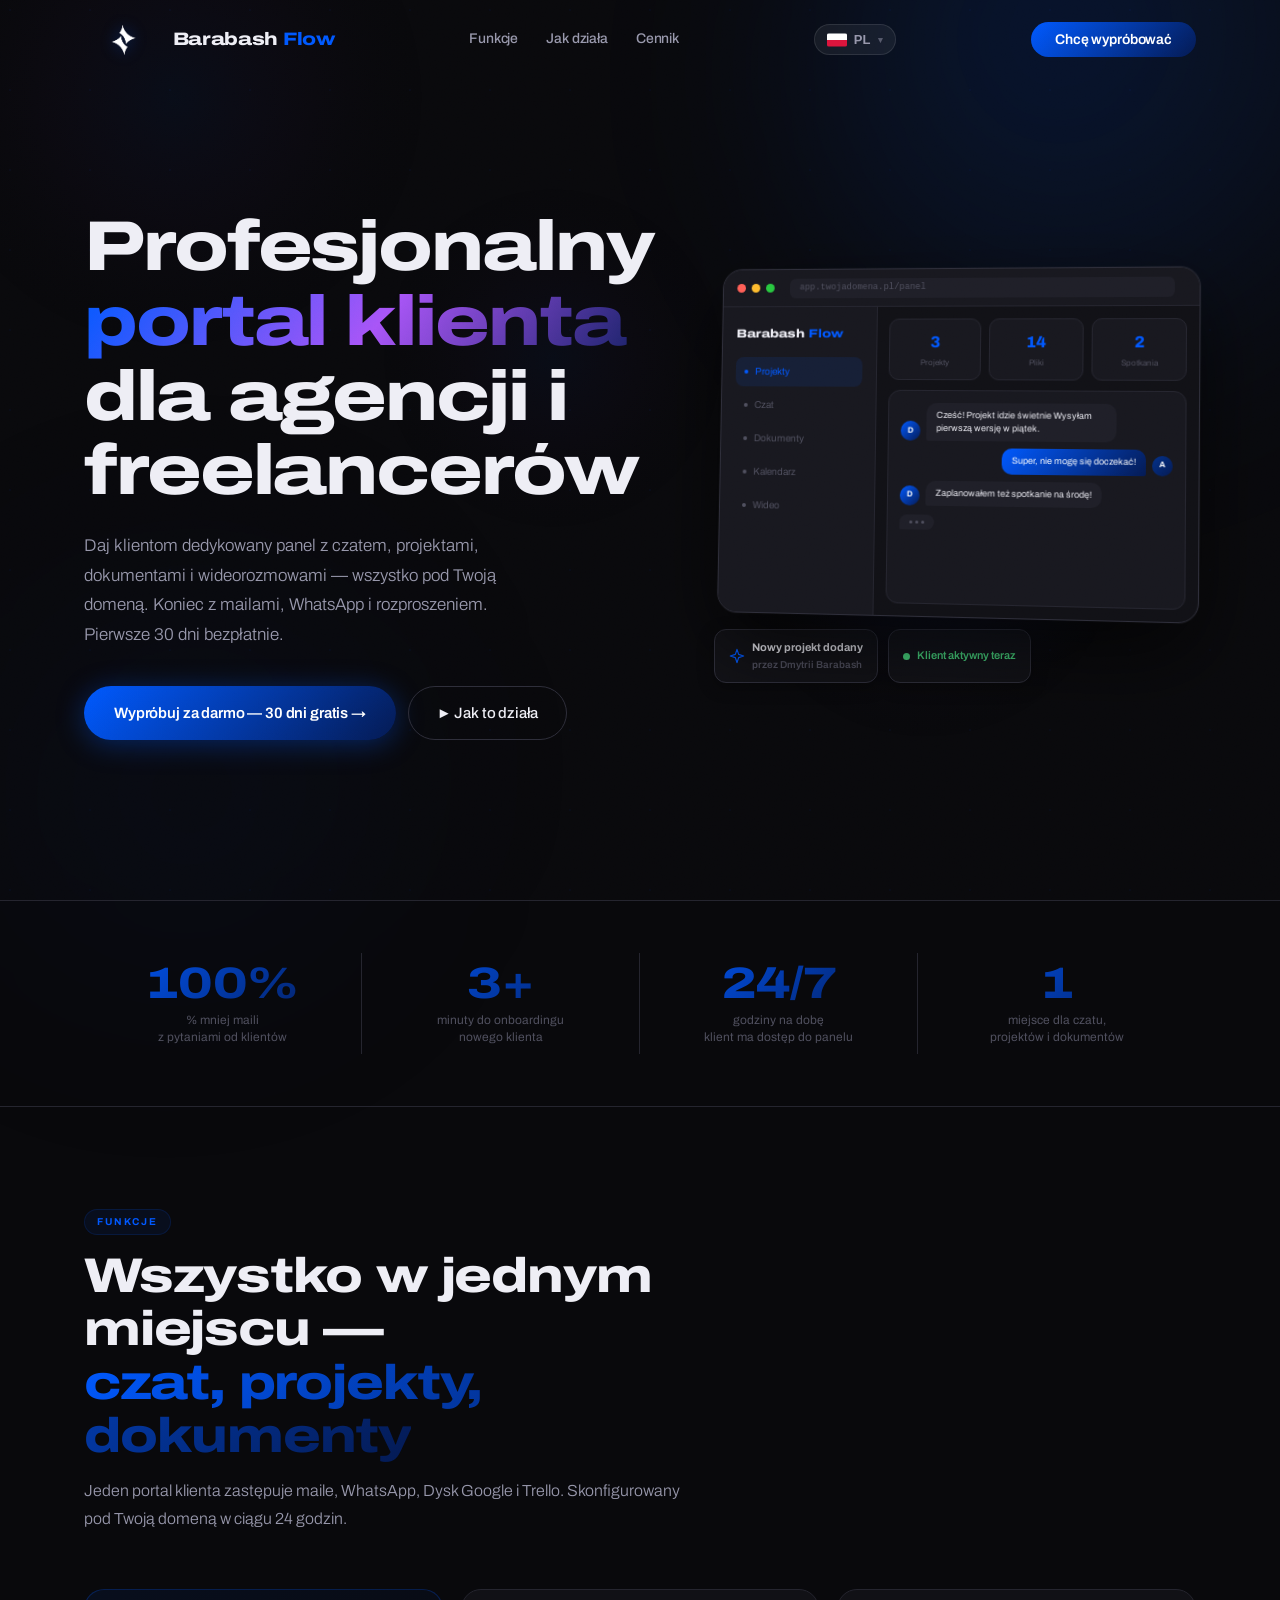
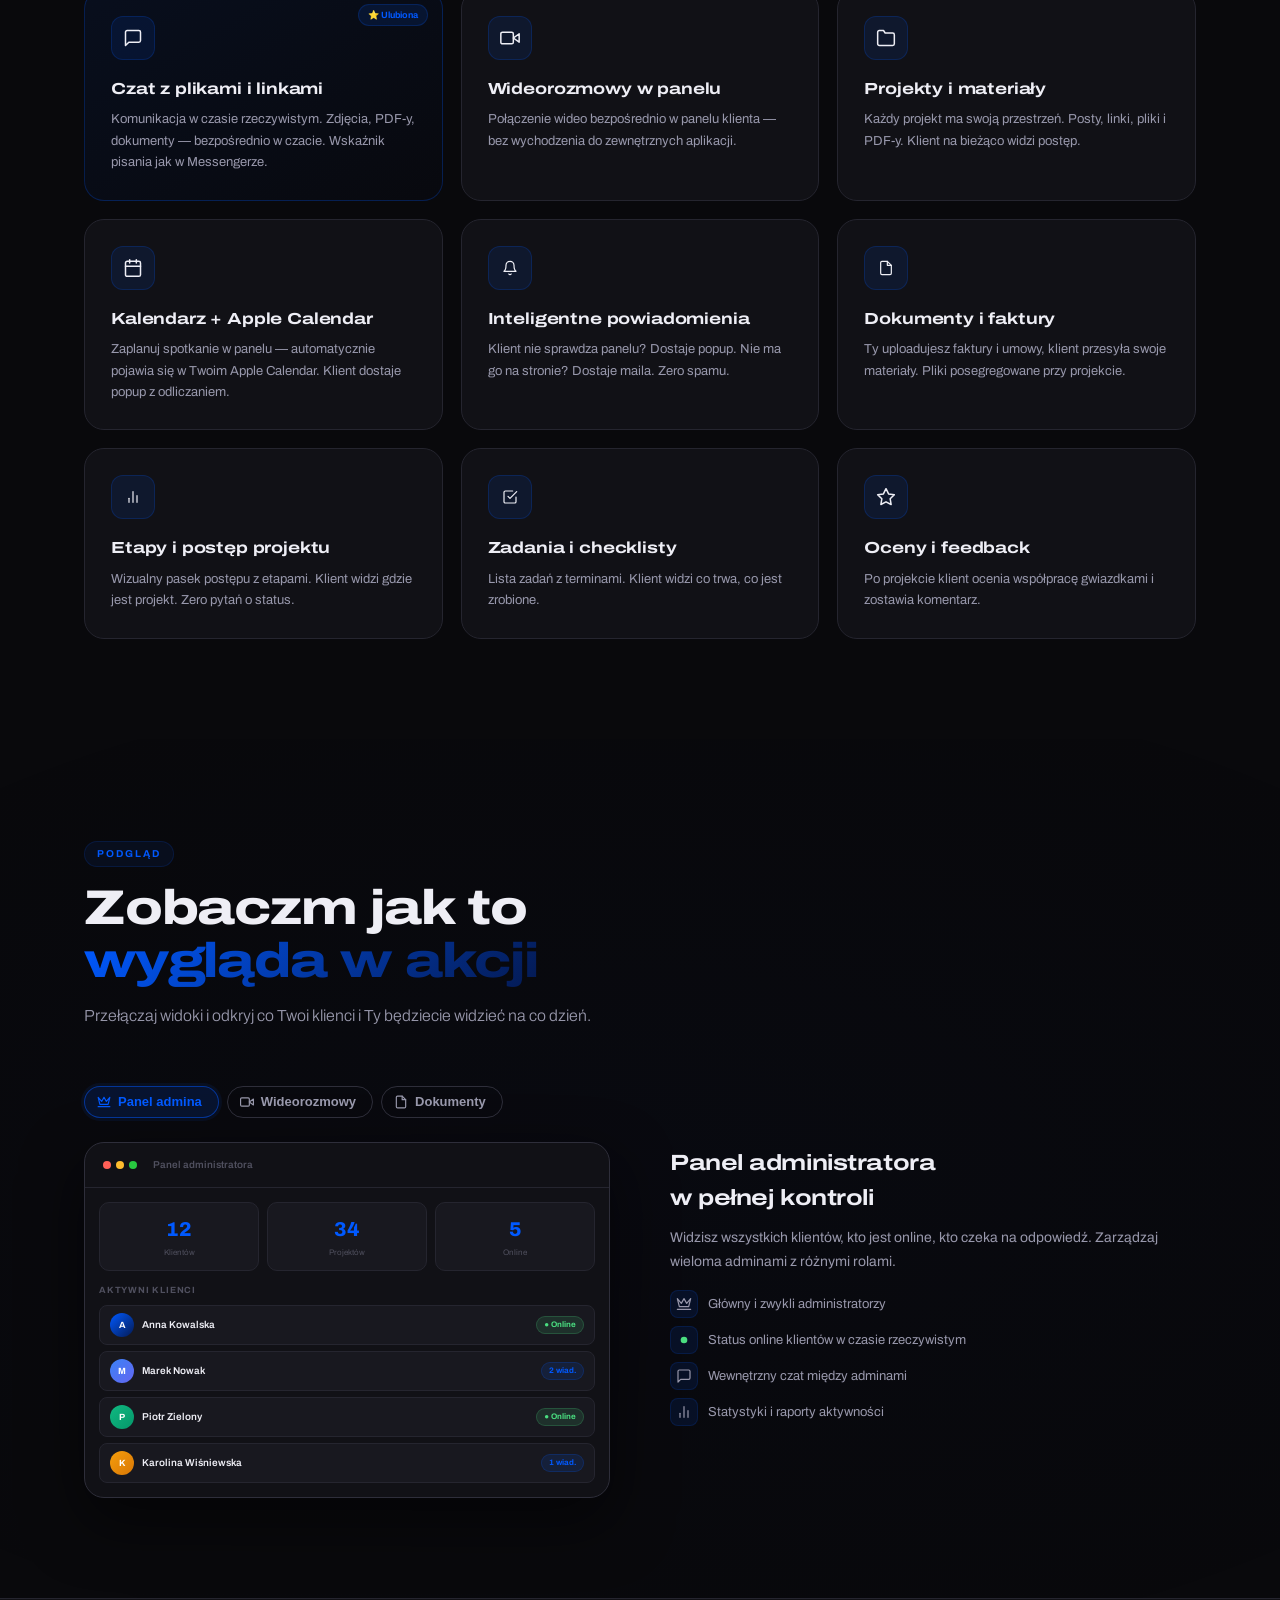
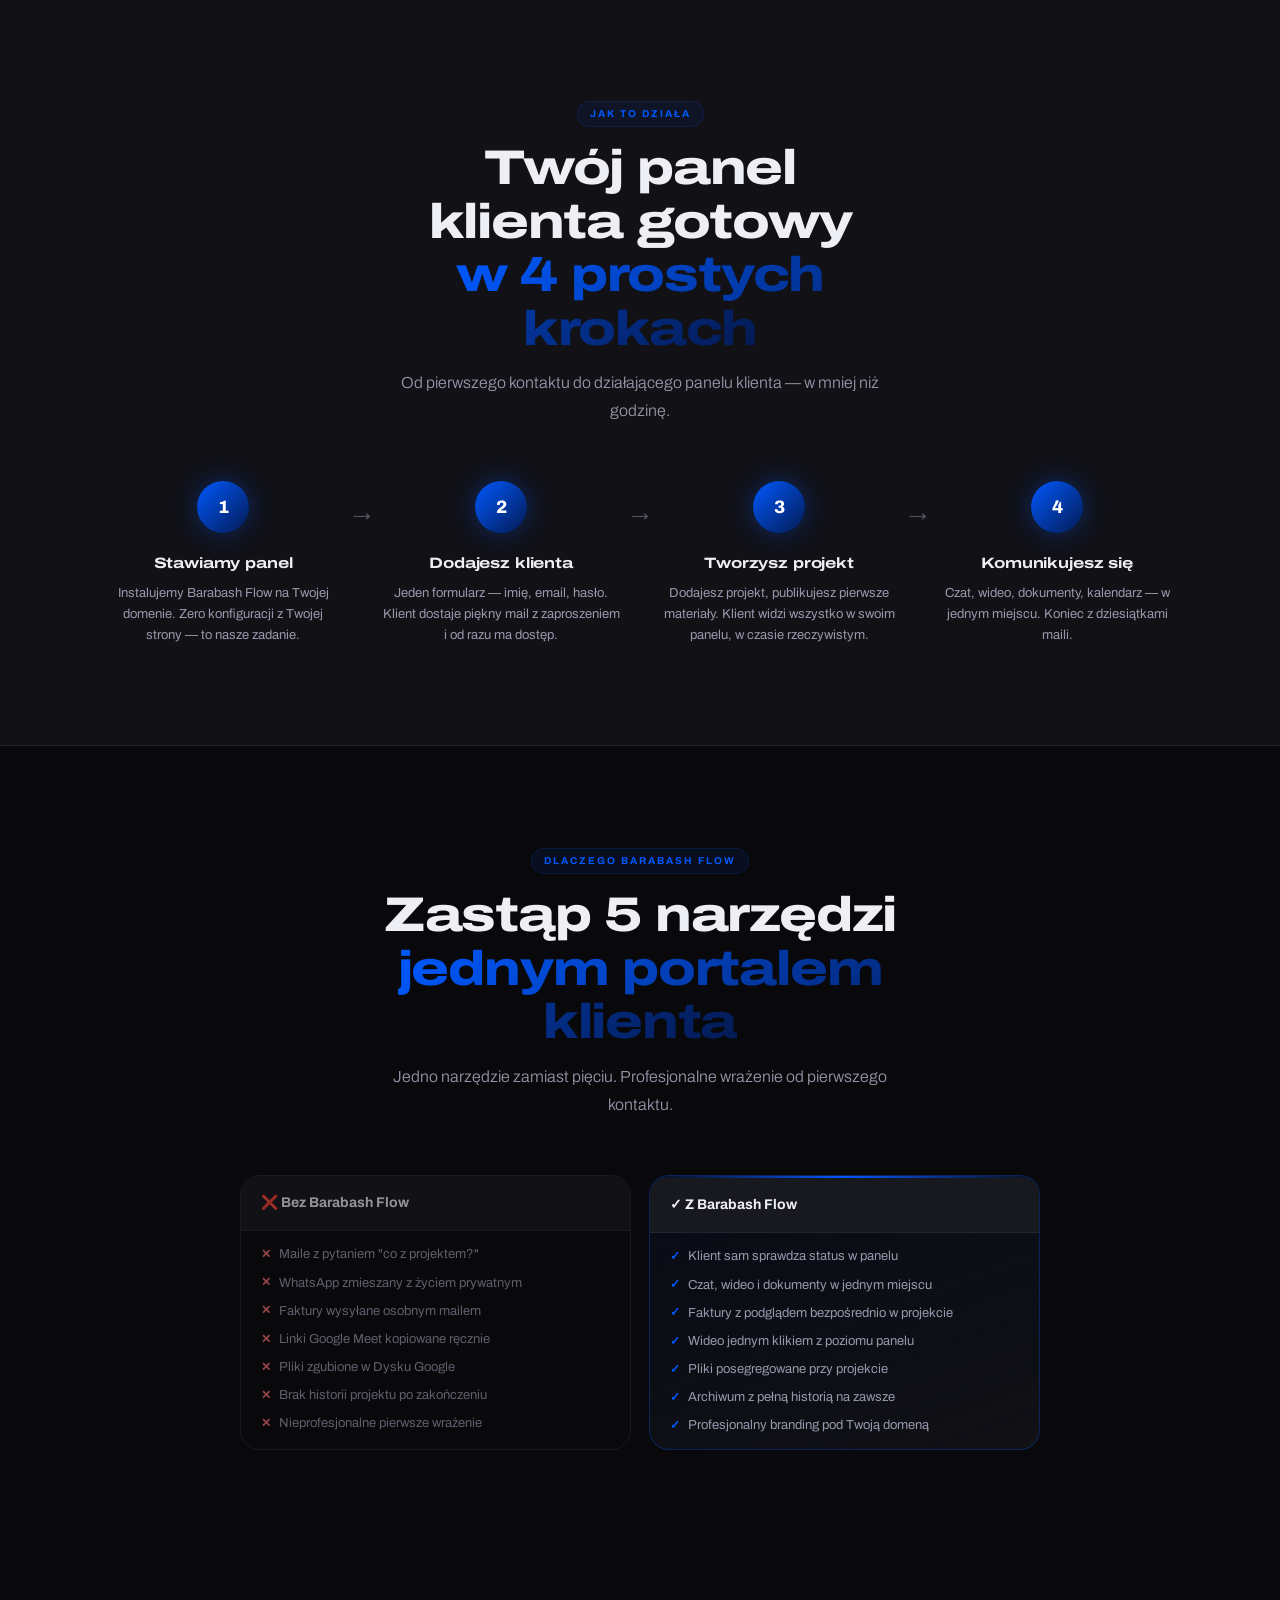
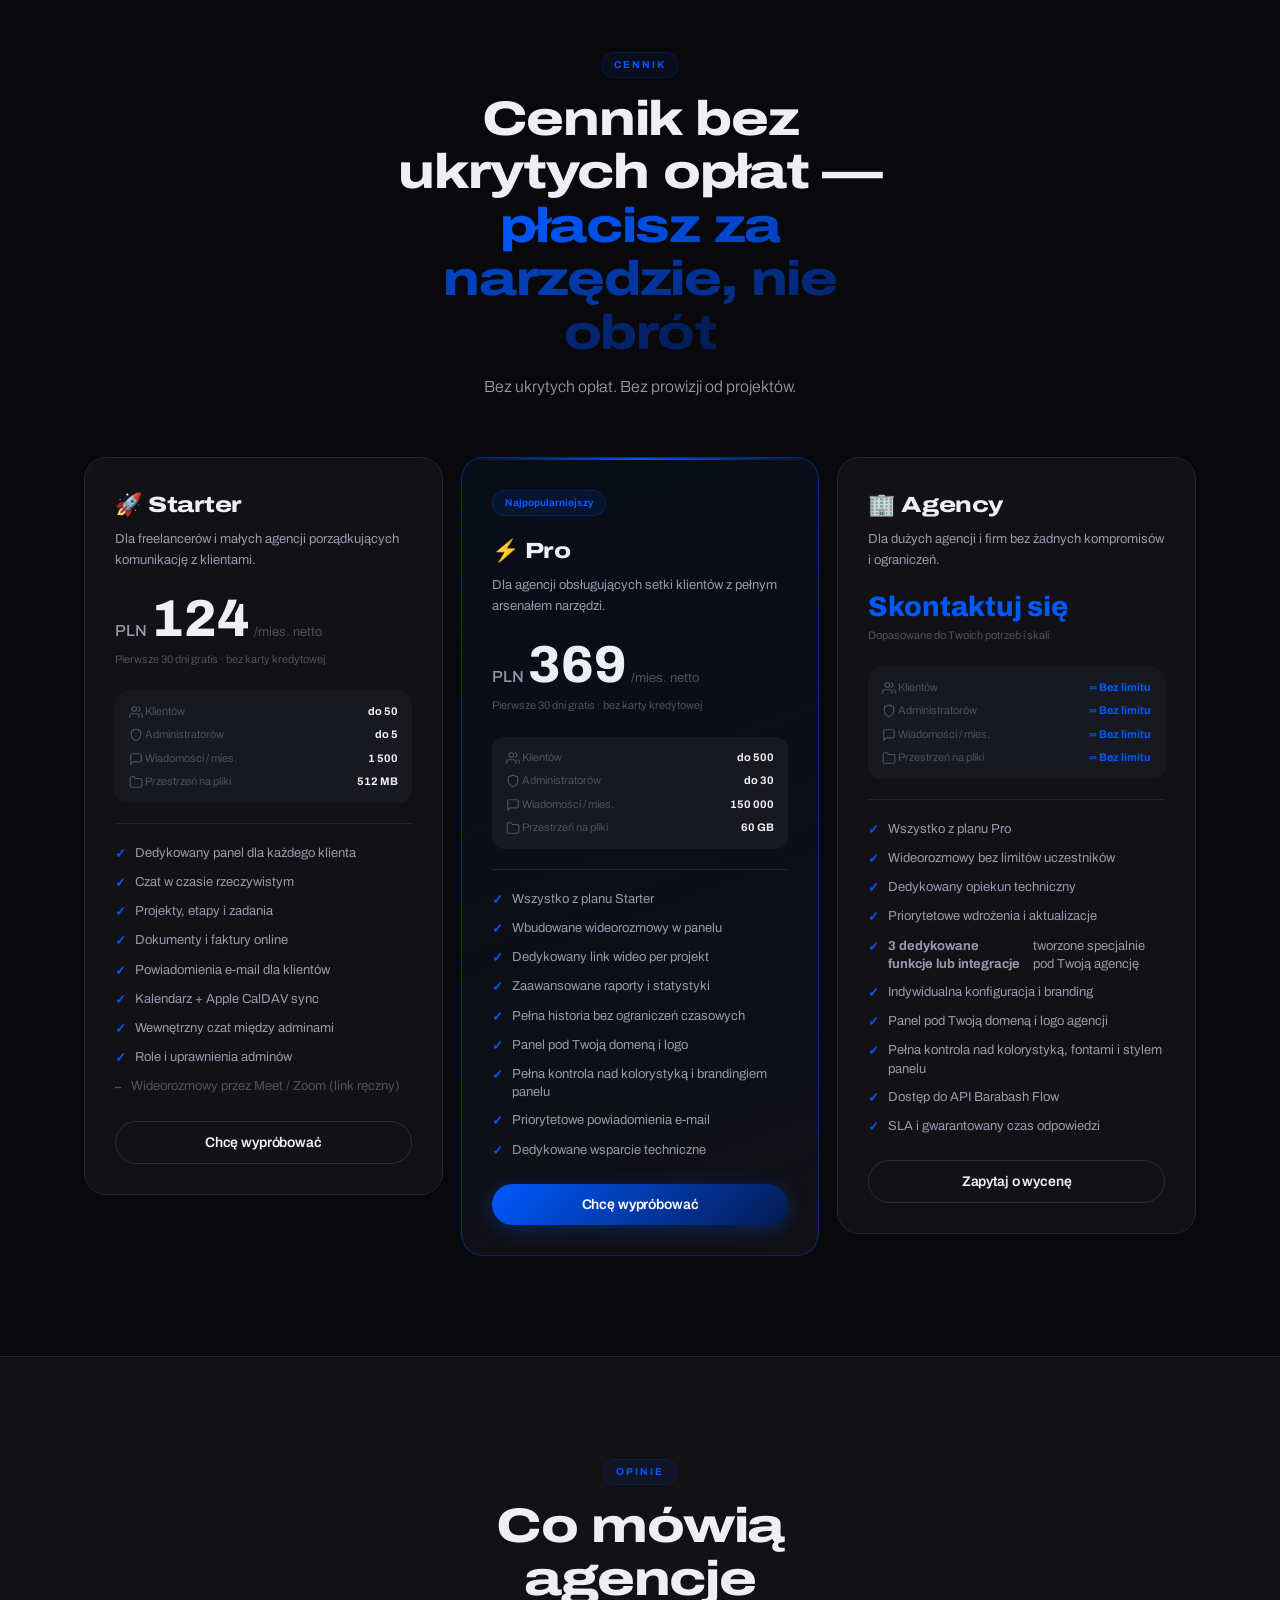
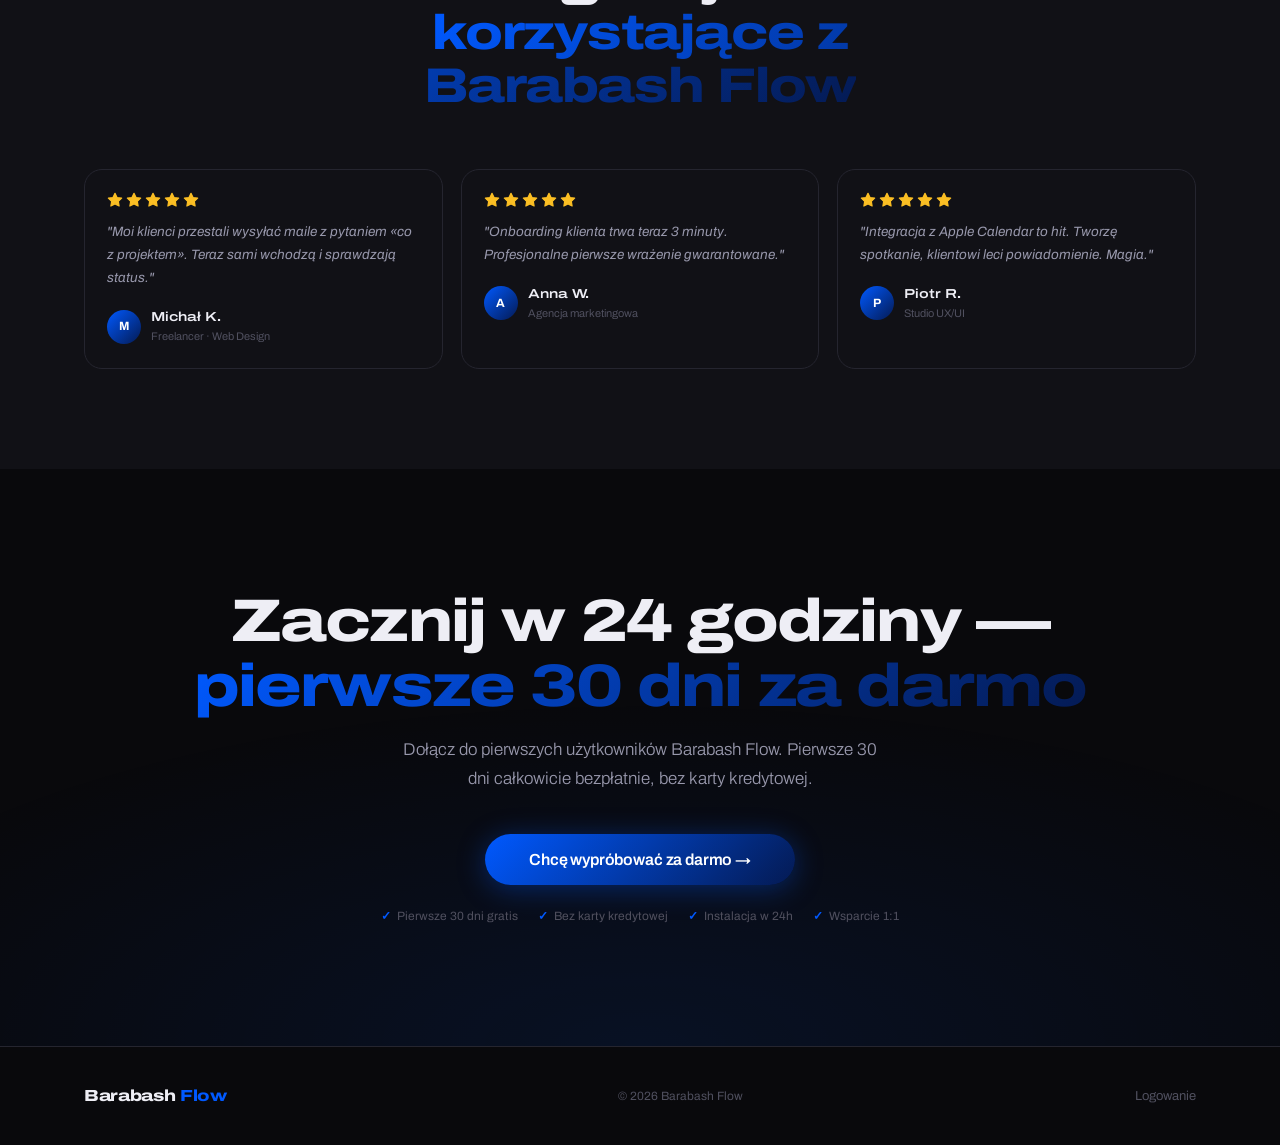
<file: index.html>
<!DOCTYPE html>
<html lang="pl">
<head>
<meta charset="utf-8">
<meta name="viewport" content="width=device-width,initial-scale=1">
<title>Barabash Flow — Panel klienta nowej generacji</title>
<meta name="description" content="Profesjonalny portal klienta dla agencji i freelancerów. Czat, projekty, dokumenty, kalendarz i powiadomienia w jednym miejscu.">
<link rel="shortcut icon" href="assets/images/favicon.png">
<link rel="preconnect" href="https://fonts.googleapis.com">
<link rel="preconnect" href="https://fonts.gstatic.com" crossorigin>
<link href="https://fonts.googleapis.com/css2?family=Archivo:ital,wdth,wght@0,75..125,400..900;1,75..125,400..900&display=swap" rel="stylesheet">
<style>
:root{
  --bg:#09090c;--bg2:#111116;--bg3:#18181f;--bg4:#1f1f28;
  --border:#25252f;--border2:#2e2e3a;
  --a:#0059FF;--a2:#0047cc;--b:#041A53;--b2:#0341a0;
  --text:#eeeef5;--t2:#9898ac;--t3:#50505f;
  --green:#4ade80;--red:#f87171;--yellow:#fbbf24;
}

/* ARCHIVO EXPANDED */
h1,h2,.nav-logo,.pc-name,.hs-t,.fc-title,.mt,.msuccess-t,.fl,.m-brand,.s-num,.tc-name,.demo-text-block h3{
  font-family:'Archivo',sans-serif;
  font-variation-settings:'wdth' 125;
  font-weight:900;
}
*,*::before,*::after{box-sizing:border-box;margin:0;padding:0}
html{scroll-behavior:smooth}
body{background:var(--bg);color:var(--text);font-family:'Archivo',sans-serif;line-height:1.6;overflow-x:hidden;-webkit-font-smoothing:antialiased}

/* GRAIN */
body::after{content:'';position:fixed;inset:0;background-image:url("data:image/svg+xml,%3Csvg xmlns='http://www.w3.org/2000/svg' width='300' height='300'%3E%3Cfilter id='n'%3E%3CfeTurbulence type='fractalNoise' baseFrequency='.75' stitchTiles='stitch'/%3E%3C/filter%3E%3Crect width='300' height='300' filter='url(%23n)' opacity='.04'/%3E%3C/svg%3E");pointer-events:none;z-index:9999;mix-blend-mode:overlay}

/* ORBS */
.orb{position:fixed;border-radius:50%;filter:blur(100px);pointer-events:none;z-index:0}
.orb1{width:700px;height:700px;background:radial-gradient(circle at 40% 40%,rgba(0,89,255,.18),transparent 70%);top:-250px;right:-200px;animation:fo 10s ease-in-out infinite alternate}
.orb2{width:500px;height:500px;background:radial-gradient(circle at 60% 60%,rgba(4,26,83,.15),transparent 70%);bottom:-100px;left:-100px;animation:fo 14s ease-in-out infinite alternate-reverse}
@keyframes fo{from{transform:scale(1) translate(0,0)}to{transform:scale(1.15) translate(30px,40px)}}

.container{max-width:1160px;margin:0 auto;padding:0 24px;position:relative;z-index:1}

/* ──── NAV ──── */
nav{position:fixed;top:0;left:0;right:0;z-index:500;padding:22px 0;transition:all .35s}
nav.scrolled{background:rgba(9,9,12,.88);backdrop-filter:blur(24px) saturate(1.4);border-bottom:1px solid var(--border);padding:14px 0}
.nav-inner{display:flex;align-items:center;justify-content:space-between;gap:20px}
.nav-logo{font-family:'Archivo',sans-serif;font-size:18px;font-weight:800;color:var(--text);text-decoration:none;display:flex;align-items:center;gap:10px;letter-spacing:-.02em}
.nav-logo img{height:30px;border-radius:8px;filter:drop-shadow(0 0 8px rgba(0,89,255,.35))}
.nav-logo-name{display:flex;align-items:baseline;gap:5px}
.nav-logo span{color:var(--a)}
.nav-links{display:flex;align-items:center;gap:28px}
.nav-links a{color:var(--t2);text-decoration:none;font-size:14px;font-weight:500;letter-spacing:-.01em;transition:color .2s}
.nav-links a:hover{color:var(--text)}
.nav-cta{padding:10px 24px;background:linear-gradient(135deg,var(--a),var(--b));border:none;border-radius:50px;color:#fff;font-family:'Archivo',sans-serif;font-size:14px;font-weight:600;cursor:pointer;transition:all .25s;box-shadow:0 0 0 0 rgba(0,89,255,.4);letter-spacing:-.01em;white-space:nowrap}
.nav-cta:hover{box-shadow:0 4px 24px rgba(0,89,255,.5);transform:translateY(-1px)}

/* ──── HERO ──── */
.hero{min-height:100svh;display:flex;align-items:center;padding:110px 0 60px;position:relative}
.hero-grid{display:grid;grid-template-columns:1.1fr .9fr;gap:40px;align-items:center}
.hero-eyebrow{display:inline-flex;align-items:center;gap:8px;padding:5px 14px;background:rgba(0,89,255,.08);border:1px solid rgba(0,89,255,.2);border-radius:100px;font-size:12px;font-weight:600;color:var(--a);letter-spacing:.5px;margin-bottom:22px;opacity:0;animation:fup .5s .1s ease forwards}
.hero-dot{width:5px;height:5px;border-radius:50%;background:var(--a);animation:blink 2s infinite}
@keyframes blink{0%,100%{opacity:1}50%{opacity:.2;transform:scale(1.5)}}
h1{font-family:'Archivo',sans-serif;font-size:clamp(40px,5.5vw,72px);font-weight:800;line-height:1.06;letter-spacing:-.03em;margin-bottom:22px;opacity:0;animation:fup .6s .2s ease forwards}
.h1-grad{background:linear-gradient(125deg,var(--a) 0%,#a855f7 50%,var(--b) 100%);-webkit-background-clip:text;-webkit-text-fill-color:transparent;display:block}
.hero-p{font-size:17px;color:var(--t2);line-height:1.75;max-width:460px;margin-bottom:36px;font-weight:300;opacity:0;animation:fup .6s .3s ease forwards}
.hero-btns{display:flex;gap:12px;flex-wrap:wrap;opacity:0;animation:fup .6s .4s ease forwards}
.btn-fill{padding:14px 30px;background:linear-gradient(135deg,var(--a),var(--b));border:none;border-radius:100px;color:#fff;font-family:'Archivo',sans-serif;font-size:15px;font-weight:600;cursor:pointer;transition:all .25s;box-shadow:0 4px 28px rgba(0,89,255,.35);letter-spacing:-.01em}
.btn-fill:hover{transform:translateY(-2px);box-shadow:0 8px 40px rgba(0,89,255,.55)}
.btn-ghost{padding:14px 28px;background:transparent;border:1.5px solid var(--border2);border-radius:100px;color:var(--text);font-family:'Archivo',sans-serif;font-size:15px;font-weight:500;cursor:pointer;transition:all .25s;text-decoration:none;display:inline-flex;align-items:center;gap:8px;letter-spacing:-.01em}
.btn-ghost:hover{border-color:rgba(0,89,255,.5);color:var(--a);background:rgba(0,89,255,.04)}
@keyframes fup{from{opacity:0;transform:translateY(20px)}to{opacity:1;transform:translateY(0)}}

/* HERO MOCKUP */
.hero-right{position:relative;opacity:0;animation:fup .8s .35s ease forwards}
.mockup-wrapper{position:relative}
.mockup-glow{position:absolute;inset:-20px;background:radial-gradient(ellipse,rgba(0,89,255,.12),transparent 65%);pointer-events:none}
.mockup-frame{background:var(--bg2);border:1px solid var(--border2);border-radius:20px;overflow:hidden;box-shadow:0 32px 80px rgba(0,0,0,.7),0 0 0 1px rgba(255,255,255,.03),inset 0 1px 0 rgba(255,255,255,.05);transform:perspective(1200px) rotateY(-6deg) rotateX(2deg) rotateZ(.5deg);transition:transform .5s ease}
.mockup-frame:hover{transform:perspective(1200px) rotateY(-2deg) rotateX(.5deg) rotateZ(0deg)}
.m-bar{height:38px;background:var(--bg3);display:flex;align-items:center;padding:0 14px;gap:6px;border-bottom:1px solid var(--border)}
.m-dot{width:9px;height:9px;border-radius:50%;flex-shrink:0}
.m-url{flex:1;background:var(--bg4);border-radius:6px;height:20px;margin:0 10px;display:flex;align-items:center;padding:0 10px}
.m-url-text{font-size:9px;color:var(--t3);font-family:monospace}
.m-body{display:grid;grid-template-columns:160px 1fr;height:310px}
.m-sb{background:var(--bg3);border-right:1px solid var(--border);padding:14px;display:flex;flex-direction:column;gap:4px}
.m-brand{font-family:'Archivo',sans-serif;font-size:12px;font-weight:800;padding:4px 0 10px;color:var(--text)}
.m-brand em{color:var(--a);font-style:normal}
.m-nav{padding:7px 9px;border-radius:8px;font-size:10px;display:flex;align-items:center;gap:7px;color:var(--t3);transition:all .2s;cursor:default}
.m-nav.on{background:rgba(0,89,255,.1);color:var(--a)}
.m-nav-i{width:4px;height:4px;border-radius:50%;background:currentColor;flex-shrink:0}
.m-main{padding:12px;display:flex;flex-direction:column;gap:10px;overflow:hidden}
.m-cards{display:grid;grid-template-columns:repeat(3,1fr);gap:8px}
.m-card{background:var(--bg3);border-radius:10px;padding:10px;text-align:center;border:1px solid var(--border)}
.m-card-n{font-family:'Archivo',sans-serif;font-size:16px;font-weight:800;color:var(--a)}
.m-card-l{font-size:8px;color:var(--t3);margin-top:2px}
.m-chat-box{background:var(--bg3);border-radius:12px;flex:1;padding:12px;display:flex;flex-direction:column;gap:7px;overflow:hidden;border:1px solid var(--border)}
.m-row{display:flex;gap:6px;align-items:flex-end}
.m-row.r{flex-direction:row-reverse}
.m-ava{width:20px;height:20px;border-radius:50%;display:flex;align-items:center;justify-content:center;font-size:8px;font-weight:700;color:#fff;flex-shrink:0}
.m-bub{padding:6px 10px;border-radius:10px;font-size:9px;max-width:70%;line-height:1.45}
.m-row:not(.r) .m-bub{background:var(--bg4);border-radius:10px 10px 10px 2px}
.m-row.r .m-bub{background:linear-gradient(135deg,var(--a),var(--b));color:#fff;border-radius:10px 10px 2px 10px}
.m-typing-row{display:flex;gap:3px;align-items:center;padding:6px 10px;background:var(--bg4);border-radius:10px 10px 10px 2px;width:fit-content;margin-top:2px}
.m-typing-row span{width:3px;height:3px;border-radius:50%;background:var(--t3);animation:tb 1.2s infinite}
.m-typing-row span:nth-child(2){animation-delay:.2s}
.m-typing-row span:nth-child(3){animation-delay:.4s}
@keyframes tb{0%,60%,100%{transform:translateY(0)}30%{transform:translateY(-3px)}}

/* FLOATING BADGES */
.float-badges-row{display:flex;gap:10px;margin-top:12px;flex-wrap:wrap}
.float-badge{background:var(--bg2);border:1px solid var(--border2);border-radius:12px;padding:9px 14px;font-size:11px;font-weight:600;display:flex;align-items:center;gap:7px;box-shadow:0 4px 16px rgba(0,0,0,.35);white-space:nowrap;animation:fbob 4s ease-in-out infinite alternate}
.float-badge:last-child{animation-delay:-2s}
.fb-dot{width:7px;height:7px;border-radius:50%}
@keyframes fbob{from{transform:translateY(0)}to{transform:translateY(-5px)}}

/* ──── STATS ──── */
.stats-row{padding:52px 0;border-top:1px solid var(--border);border-bottom:1px solid var(--border);position:relative;z-index:1}
.stats-inner{display:grid;grid-template-columns:repeat(4,1fr);gap:0}
.stat-item{text-align:center;padding:8px 0;border-right:1px solid var(--border)}
.stat-item:last-child{border-right:none}
.s-num{font-family:'Archivo',sans-serif;font-size:44px;font-weight:800;line-height:1;background:linear-gradient(135deg,var(--a),var(--b));-webkit-background-clip:text;-webkit-text-fill-color:transparent;display:block}
.s-lbl{font-size:12px;color:var(--t3);margin-top:7px;line-height:1.4}

/* ──── SECTION COMMON ──── */
.section{padding:100px 0;position:relative;z-index:1}
.stag{font-size:10px;font-weight:700;letter-spacing:2px;text-transform:uppercase;color:var(--a);display:inline-block;margin-bottom:14px;padding:4px 12px;background:rgba(0,89,255,.07);border-radius:100px;border:1px solid rgba(0,89,255,.15)}
h2{font-family:'Archivo',sans-serif;font-size:clamp(30px,3.8vw,50px);font-weight:800;line-height:1.1;letter-spacing:-.025em;margin-bottom:14px}
h2 .g{background:linear-gradient(135deg,var(--a),var(--b));-webkit-background-clip:text;-webkit-text-fill-color:transparent}
.sub{font-size:16px;color:var(--t2);line-height:1.75;font-weight:300}

/* ──── FEATURES ──── */
.feat-grid{display:grid;grid-template-columns:repeat(3,1fr);gap:18px;margin-top:56px}
.fc{background:var(--bg2);border:1px solid var(--border);border-radius:20px;padding:26px;position:relative;overflow:hidden;transition:border-color .3s,transform .3s,box-shadow .3s}
.fc::after{content:'';position:absolute;inset:0;background:linear-gradient(135deg,rgba(0,89,255,.04),transparent);opacity:0;transition:opacity .3s;pointer-events:none}
.fc:hover{border-color:rgba(0,89,255,.25);transform:translateY(-5px);box-shadow:0 20px 56px rgba(0,0,0,.3)}
.fc:hover::after{opacity:1}
.fc-hot{background:linear-gradient(150deg,rgba(0,89,255,.07),rgba(4,26,83,.04));border-color:rgba(0,89,255,.25)}
.fc-tag{position:absolute;top:14px;right:14px;font-size:9px;font-weight:700;padding:3px 9px;border-radius:100px}
.fc-tag.hot{background:rgba(0,89,255,.12);color:var(--a);border:1px solid rgba(0,89,255,.2)}
.fc-tag.soon{background:rgba(74,222,128,.08);color:var(--green);border:1px solid rgba(74,222,128,.15)}
.fc-ico{width:44px;height:44px;border-radius:12px;background:rgba(0,89,255,.1);border:1px solid rgba(0,89,255,.2);display:flex;align-items:center;justify-content:center;font-size:20px;margin-bottom:16px}
.fc-title{font-family:'Archivo',sans-serif;font-size:16px;font-weight:700;margin-bottom:8px;letter-spacing:-.01em}
.fc-desc{font-size:13px;color:var(--t2);line-height:1.65}

/* ──── INTERACTIVE DEMO SECTION ──── */
.demo-section{padding:100px 0;position:relative;z-index:1;overflow:hidden}
.demo-section::before{content:'';position:absolute;inset:0;background:radial-gradient(ellipse 80% 60% at 50% 50%,rgba(4,26,83,.06),transparent);pointer-events:none}
.demo-grid{display:grid;grid-template-columns:1fr 1fr;gap:60px;align-items:center;margin-top:56px}
.demo-tabs{display:flex;gap:8px;margin-bottom:24px;flex-wrap:wrap;align-items:center}
.demo-tab{padding:8px 16px 8px 12px;border-radius:100px;font-size:13px;font-weight:600;cursor:pointer;border:1.5px solid var(--border2);color:var(--t2);background:transparent;transition:all .2s;display:inline-flex;align-items:center;gap:7px;line-height:1}
.demo-tab.active{background:rgba(0,89,255,.14);border-color:rgba(0,89,255,.5);color:var(--a);box-shadow:0 0 0 3px rgba(0,89,255,.08)}
.demo-screen{background:var(--bg2);border:1px solid var(--border2);border-radius:20px;overflow:hidden;box-shadow:0 24px 60px rgba(0,0,0,.5);min-height:340px;transition:all .3s}
.demo-screen-inner{display:none;padding:0;height:100%}
.demo-screen-inner.active{display:flex;flex-direction:column}
.ds-header{padding:14px 18px;border-bottom:1px solid var(--border);display:flex;align-items:center;gap:10px;font-size:12px;font-weight:600}
.ds-dot-row{display:flex;gap:5px}
.ds-dot{width:8px;height:8px;border-radius:50%}
.demo-text-block{padding:0 0 12px}
.demo-text-block h3{font-family:'Archivo',sans-serif;font-size:22px;font-weight:700;margin-bottom:10px;letter-spacing:-.02em}
.demo-text-block p{font-size:14px;color:var(--t2);line-height:1.7;margin-bottom:16px}
.demo-feat-list{display:flex;flex-direction:column;gap:8px}
.dfl{display:flex;align-items:center;gap:10px;font-size:13px;color:var(--t2)}
.dfl-ico{width:28px;height:28px;border-radius:8px;background:rgba(0,89,255,.1);border:1px solid rgba(0,89,255,.15);display:flex;align-items:center;justify-content:center;font-size:13px;flex-shrink:0}

/* Admin dashboard preview */
.admin-dash{padding:14px}
.admin-stats{display:grid;grid-template-columns:repeat(3,1fr);gap:8px;margin-bottom:12px}
.ad-stat{background:var(--bg3);border-radius:10px;padding:10px;text-align:center;border:1px solid var(--border)}
.ad-num{font-family:'Archivo',sans-serif;font-size:20px;font-weight:800;color:var(--a)}
.ad-lbl{font-size:8px;color:var(--t3);margin-top:2px}
.admin-clients{display:flex;flex-direction:column;gap:6px}
.ac-row{display:flex;align-items:center;gap:8px;padding:7px 10px;background:var(--bg3);border-radius:8px;border:1px solid var(--border)}
.ac-av{width:24px;height:24px;border-radius:50%;display:flex;align-items:center;justify-content:center;font-size:9px;font-weight:700;color:#fff;flex-shrink:0}
.ac-name{font-size:10px;font-weight:600;flex:1}
.ac-badge{font-size:8px;padding:2px 7px;border-radius:100px;font-weight:700}
.ac-online{background:rgba(74,222,128,.12);color:var(--green);border:1px solid rgba(74,222,128,.2)}
.ac-msg{background:rgba(0,89,255,.12);color:var(--a);border:1px solid rgba(0,89,255,.2)}

/* Video call preview */
.vcall-preview{padding:14px;display:flex;flex-direction:column;gap:8px}
.vcall-main{background:var(--bg3);border-radius:12px;height:140px;display:flex;align-items:center;justify-content:center;border:1px solid var(--border);position:relative;overflow:hidden}
.vcall-main::before{content:'';position:absolute;inset:0;background:linear-gradient(135deg,rgba(4,26,83,.15),rgba(0,89,255,.08))}
.vcall-avatar{width:52px;height:52px;border-radius:50%;background:linear-gradient(135deg,var(--a),var(--b));display:flex;align-items:center;justify-content:center;font-size:20px;font-weight:800;color:#fff;position:relative;z-index:1;box-shadow:0 0 0 3px rgba(0,89,255,.3)}
.vcall-name{position:absolute;bottom:8px;left:10px;font-size:9px;font-weight:600;color:#fff;background:rgba(0,0,0,.5);padding:2px 8px;border-radius:100px;z-index:1}
.vcall-thumb-row{display:flex;gap:6px}
.vcall-thumb{flex:1;background:var(--bg3);border-radius:8px;height:52px;display:flex;align-items:center;justify-content:center;border:1px solid var(--border);position:relative;overflow:hidden}
.vcall-thumb::before{content:'';position:absolute;inset:0;background:linear-gradient(135deg,rgba(74,222,128,.1),transparent)}
.vcall-controls{display:flex;gap:6px;justify-content:center;padding-top:4px}
.vcall-btn{width:32px;height:32px;border-radius:50%;display:flex;align-items:center;justify-content:center;font-size:13px;border:none;cursor:default}

/* Doc preview */
.doc-preview{padding:12px;display:flex;flex-direction:column;gap:6px}
.doc-item{display:flex;align-items:center;gap:8px;padding:8px 10px;background:var(--bg3);border-radius:8px;border:1px solid var(--border);transition:border-color .2s}
.doc-item:hover{border-color:rgba(0,89,255,.2)}
.doc-ico{font-size:16px;flex-shrink:0}
.doc-info{flex:1;min-width:0}
.doc-name{font-size:10px;font-weight:600;white-space:nowrap;overflow:hidden;text-overflow:ellipsis}
.doc-meta{font-size:8px;color:var(--t3);margin-top:1px}
.doc-type{font-size:8px;padding:2px 6px;border-radius:4px;font-weight:700}
.doc-type.inv{background:rgba(251,191,36,.1);color:var(--yellow)}
.doc-type.doc{background:rgba(96,165,250,.1);color:#60a5fa}

/* ──── HOW ──── */
.how-section{background:var(--bg2);border-top:1px solid var(--border);border-bottom:1px solid var(--border)}
.how-grid{display:grid;grid-template-columns:repeat(4,1fr);gap:0;margin-top:56px}
.hs{text-align:center;padding:0 20px;position:relative}
.hs+.hs::before{content:'→';position:absolute;left:0;top:20px;font-size:18px;color:var(--t3);transform:translateX(-50%)}
.hs-n{width:52px;height:52px;border-radius:50%;background:linear-gradient(135deg,var(--a),var(--b));display:flex;align-items:center;justify-content:center;font-family:'Archivo',sans-serif;font-size:18px;font-weight:800;color:#fff;margin:0 auto 18px;box-shadow:0 0 28px rgba(0,89,255,.35)}
.hs-t{font-family:'Archivo',sans-serif;font-size:15px;font-weight:700;margin-bottom:8px;letter-spacing:-.01em}
.hs-d{font-size:13px;color:var(--t2);line-height:1.6}

/* ──── COMPARE VISUAL ──── */
.compare-section{padding:100px 0;position:relative;z-index:1}
.compare-wrap{margin-top:56px;display:grid;grid-template-columns:1fr 1fr;gap:18px;max-width:800px;margin-inline:auto;margin-top:56px}
.compare-col{border-radius:20px;overflow:hidden;border:1px solid var(--border)}
.compare-col.bad{opacity:.6}
.compare-col.good{border-color:rgba(0,89,255,.3);background:linear-gradient(160deg,rgba(0,89,255,.04),var(--bg2))}
.compare-col.good::before{content:'';display:block;height:2px;background:linear-gradient(90deg,transparent,var(--a),transparent)}
.compare-header{padding:16px 20px;font-family:'Archivo',sans-serif;font-size:14px;font-weight:700;display:flex;align-items:center;gap:8px;border-bottom:1px solid var(--border);background:var(--bg3)}
.compare-list{padding:14px 20px;display:flex;flex-direction:column;gap:10px}
.cl-item{font-size:13px;color:var(--t2);display:flex;align-items:center;gap:8px;line-height:1.4}
.cl-item.no::before{content:'✕';color:var(--red);font-weight:700;font-size:12px;flex-shrink:0}
.cl-item.yes::before{content:'✓';color:var(--a);font-weight:700;font-size:12px;flex-shrink:0}

/* ──── PRICING ──── */
.price-grid{display:grid;grid-template-columns:repeat(3,1fr);gap:18px;margin-top:56px;align-items:start}
.pc{background:var(--bg2);border:1px solid var(--border);border-radius:22px;padding:30px;position:relative;overflow:hidden;transition:all .3s}
.pc:hover{border-color:rgba(0,89,255,.2);transform:translateY(-3px)}
.pc.pop{border-color:rgba(0,89,255,.4);background:linear-gradient(160deg,rgba(0,89,255,.05),var(--bg2));transform:scale(1.025)}
.pc.pop::before{content:'';position:absolute;top:0;left:0;right:0;height:2px;background:linear-gradient(90deg,transparent,var(--a),transparent)}
.pc.pop:hover{transform:scale(1.025) translateY(-3px)}
.pc-badge{font-size:10px;font-weight:700;color:var(--a);background:rgba(0,89,255,.1);padding:4px 12px;border-radius:100px;border:1px solid rgba(0,89,255,.2);display:inline-block;margin-bottom:18px}
.pc-name{font-family:'Archivo',sans-serif;font-size:22px;font-weight:800;margin-bottom:6px;letter-spacing:-.02em}
.pc-desc{font-size:13px;color:var(--t2);line-height:1.6;margin-bottom:22px}
.pc-price{display:flex;align-items:baseline;gap:4px;margin-bottom:6px}
.pc-cur{font-size:16px;color:var(--t2);font-weight:500}
.pc-num{font-family:'Archivo',sans-serif;font-size:52px;font-weight:800;line-height:1;color:var(--text)}
.pc-per{font-size:13px;color:var(--t3)}
.pc-note{font-size:11px;color:var(--t3);margin-bottom:22px}
.pc-limits{background:var(--bg3);border-radius:12px;padding:12px 14px;margin-bottom:18px;display:flex;flex-direction:column;gap:6px}
.pc-limit-row{display:flex;justify-content:space-between;align-items:center;font-size:11px}
.pc-limit-lbl{color:var(--t3)}
.pc-limit-val{font-weight:700;color:var(--text)}
.pc-div{height:1px;background:var(--border);margin:20px 0}
.pc-feats{display:flex;flex-direction:column;gap:10px;margin-bottom:24px}
.pf{font-size:13px;color:var(--t2);display:flex;align-items:flex-start;gap:9px;line-height:1.4}
.pf::before{content:'✓';color:var(--a);font-weight:700;font-size:13px;margin-top:1px;flex-shrink:0}
.pf.x{color:var(--t3)}.pf.x::before{content:'–';color:var(--t3)}
.pc-btn{width:100%;padding:13px;border-radius:100px;font-family:'Archivo',sans-serif;font-size:14px;font-weight:600;cursor:pointer;transition:all .25s;border:none;letter-spacing:-.01em}
.pc-btn.fill{background:linear-gradient(135deg,var(--a),var(--b));color:#fff;box-shadow:0 4px 20px rgba(0,89,255,.3)}
.pc-btn.fill:hover{box-shadow:0 8px 36px rgba(0,89,255,.5);transform:translateY(-1px)}
.pc-btn.line{background:transparent;border:1.5px solid var(--border2);color:var(--text)}
.pc-btn.line:hover{border-color:rgba(0,89,255,.4);color:var(--a)}

/* ──── TESTIMONIALS ──── */
.tg{display:grid;grid-template-columns:repeat(3,1fr);gap:18px;margin-top:56px}
.tc{background:var(--bg2);border:1px solid var(--border);border-radius:18px;padding:22px;transition:all .3s}
.tc:hover{border-color:rgba(0,89,255,.2);transform:translateY(-3px)}
.tc-stars{font-size:13px;margin-bottom:12px}
.tc-text{font-size:13.5px;color:var(--t2);line-height:1.72;font-style:italic;margin-bottom:18px}
.tc-auth{display:flex;align-items:center;gap:10px}
.tc-av{width:34px;height:34px;border-radius:50%;background:linear-gradient(135deg,var(--a),var(--b));display:flex;align-items:center;justify-content:center;font-size:12px;font-weight:700;color:#fff;flex-shrink:0}
.tc-name{font-size:13px;font-weight:600}
.tc-role{font-size:11px;color:var(--t3)}

/* ──── CTA ──── */
.cta-sec{padding:120px 0;text-align:center;position:relative;overflow:hidden}
.cta-sec::before{content:'';position:absolute;inset:0;background:radial-gradient(ellipse 70% 60% at 50% 100%,rgba(0,89,255,.1),transparent);pointer-events:none}
.cta-h{font-family:'Archivo',sans-serif;font-size:clamp(34px,5vw,60px);font-weight:800;letter-spacing:-.03em;line-height:1.08;margin-bottom:18px}
.cta-sub{font-size:17px;color:var(--t2);margin:0 auto 40px;max-width:480px;font-weight:300;line-height:1.7}
.cta-trust{display:flex;align-items:center;justify-content:center;gap:20px;margin-top:22px;flex-wrap:wrap}
.ct-item{font-size:12px;color:var(--t3);display:flex;align-items:center;gap:6px}
.ct-item::before{content:'✓';color:var(--a);font-weight:700}

/* ──── FOOTER ──── */
footer{border-top:1px solid var(--border);padding:36px 0}
.fi{display:flex;align-items:center;justify-content:space-between;flex-wrap:wrap;gap:16px}
.fl{font-family:'Archivo',sans-serif;font-size:16px;font-weight:800;letter-spacing:-.02em}
.fl span{color:var(--a)}
.flinks{display:flex;gap:20px}
.flinks a{font-size:13px;color:var(--t3);text-decoration:none;transition:color .2s}
.flinks a:hover{color:var(--text)}
.fcopy{font-size:12px;color:var(--t3)}

/* ──── MODAL ──── */
.mb{position:fixed;inset:0;background:rgba(0,0,0,.75);z-index:1000;display:none;align-items:center;justify-content:center;padding:20px;backdrop-filter:blur(12px)}
.mb.open{display:flex}
.mbox{background:var(--bg2);border:1px solid var(--border2);border-radius:24px;padding:36px;max-width:460px;width:100%;position:relative;animation:mi .3s cubic-bezier(.34,1.2,.64,1);max-height:90svh;overflow-y:auto}
@keyframes mi{from{opacity:0;transform:scale(.93) translateY(14px)}to{opacity:1;transform:scale(1) translateY(0)}}
.mclose{position:absolute;top:14px;right:14px;width:30px;height:30px;background:var(--bg3);border:1px solid var(--border);border-radius:8px;display:flex;align-items:center;justify-content:center;cursor:pointer;font-size:16px;color:var(--t2);transition:all .2s}
.mclose:hover{background:var(--bg4);color:var(--text)}
.mt{font-family:'Archivo',sans-serif;font-size:22px;font-weight:800;margin-bottom:6px;letter-spacing:-.02em}
.ms{font-size:14px;color:var(--t2);margin-bottom:24px;line-height:1.6}
.type-grid{display:grid;grid-template-columns:1fr 1fr;gap:10px;margin-bottom:20px}
.tybtn{padding:14px 10px;background:var(--bg3);border:2px solid var(--border);border-radius:14px;text-align:center;cursor:pointer;transition:all .2s}
.tybtn:hover,.tybtn.sel{border-color:var(--a);background:rgba(0,89,255,.07)}
.ty-ico{font-size:22px;display:block;margin-bottom:5px}
.ty-lbl{font-size:13px;font-weight:600;display:block;letter-spacing:-.01em}
.ty-sub{font-size:11px;color:var(--t3);display:block;margin-top:2px}
.fg{margin-bottom:14px}
.fl2{font-size:11px;font-weight:700;color:var(--t2);text-transform:uppercase;letter-spacing:.8px;display:block;margin-bottom:6px}
.fi2{width:100%;padding:12px 15px;background:var(--bg3);border:1.5px solid var(--border);border-radius:12px;color:var(--text);font-family:'Archivo',sans-serif;font-size:14px;outline:none;transition:border-color .2s}
.fi2::placeholder{color:var(--t3)}
.fi2:focus{border-color:var(--a)}
.fta{resize:none;height:76px}
.ferr{font-size:12px;color:var(--red);min-height:18px;margin-bottom:8px}
.sbtn{width:100%;padding:14px;background:linear-gradient(135deg,var(--a),var(--b));border:none;border-radius:100px;color:#fff;font-family:'Archivo',sans-serif;font-size:15px;font-weight:700;cursor:pointer;transition:all .25s;letter-spacing:-.01em;box-shadow:0 4px 24px rgba(0,89,255,.3)}
.sbtn:hover:not(:disabled){transform:translateY(-2px);box-shadow:0 8px 36px rgba(0,89,255,.5)}
.sbtn:disabled{opacity:.55;cursor:default}
.mprivacy{text-align:center;font-size:11px;color:var(--t3);margin-top:12px}
.msuccess{text-align:center;padding:12px 0 4px}
.msuccess-ico{font-size:52px;display:block;margin-bottom:14px}
.msuccess-t{font-family:'Archivo',sans-serif;font-size:22px;font-weight:800;margin-bottom:10px;letter-spacing:-.02em}
.msuccess-s{font-size:14px;color:var(--t2);line-height:1.7}

/* ──── REVEAL ──── */
.rv{opacity:0;transform:translateY(28px);transition:opacity .65s cubic-bezier(.16,1,.3,1),transform .65s cubic-bezier(.16,1,.3,1)}
.rv.in{opacity:1;transform:none}
.d1{transition-delay:.08s}.d2{transition-delay:.16s}.d3{transition-delay:.24s}.d4{transition-delay:.32s}

/* ──── MOBILE HERO VISUAL ── */
.hero-mobile-visual{display:none;margin-top:40px;animation:fup .7s .4s ease both}
.hmv-grid{display:grid;grid-template-columns:1fr 1fr;gap:10px;margin-bottom:10px}
.hmv-card{background:var(--bg2);border:1px solid var(--border2);border-radius:16px;padding:16px;position:relative;overflow:hidden}
.hmv-card::before{content:'';position:absolute;top:0;left:0;right:0;height:2px;background:linear-gradient(90deg,var(--a),var(--b))}
.hmv-ico{font-size:22px;margin-bottom:8px}
.hmv-title{font-family:'Archivo',sans-serif;font-size:13px;font-weight:700;margin-bottom:4px}
.hmv-desc{font-size:11px;color:var(--t3);line-height:1.4}
.hmv-chat{background:var(--bg2);border:1px solid var(--border2);border-radius:16px;padding:14px;position:relative;overflow:hidden}
.hmv-chat::before{content:'';position:absolute;top:0;left:0;right:0;height:2px;background:linear-gradient(90deg,var(--a),var(--b))}
.hmv-chat-title{font-size:11px;font-weight:600;color:var(--t3);margin-bottom:10px;display:flex;align-items:center;gap:6px}
.hmv-chat-title::before{content:'';width:6px;height:6px;border-radius:50%;background:var(--green);box-shadow:0 0 6px rgba(74,222,128,.6)}
.hmv-msg-row{display:flex;gap:6px;align-items:flex-end;margin-bottom:7px}
.hmv-msg-row.r{flex-direction:row-reverse}
.hmv-av{width:22px;height:22px;border-radius:50%;flex-shrink:0;display:flex;align-items:center;justify-content:center;font-size:9px;font-weight:700;color:#fff}
.hmv-bub{padding:7px 11px;border-radius:12px;font-size:11px;line-height:1.4;max-width:72%}
.hmv-msg-row:not(.r) .hmv-bub{background:var(--bg3);border-radius:12px 12px 12px 2px}
.hmv-msg-row.r .hmv-bub{background:linear-gradient(135deg,var(--a),var(--b));color:#fff;border-radius:12px 12px 2px 12px}
.hmv-typing{display:flex;gap:3px;align-items:center;padding:7px 10px;background:var(--bg3);border-radius:12px 12px 12px 2px;width:fit-content}
.hmv-typing span{width:4px;height:4px;border-radius:50%;background:var(--t3);animation:tb 1.2s infinite}
.hmv-typing span:nth-child(2){animation-delay:.2s}
.hmv-typing span:nth-child(3){animation-delay:.4s}

/* ──── RESPONSIVE ──── */
@media(max-width:960px){
  .hero-grid{grid-template-columns:1fr}
  .hero-right{display:none}
  .hero-mobile-visual{display:block}
  .feat-grid{grid-template-columns:1fr 1fr}
  .price-grid{grid-template-columns:1fr;max-width:400px;margin-inline:auto}
  .pc.pop{transform:none}.pc.pop:hover{transform:translateY(-3px)}
  .tg{grid-template-columns:1fr}
  .how-grid{grid-template-columns:1fr 1fr;gap:28px}.hs+.hs::before{display:none}
  .demo-grid{grid-template-columns:1fr}
  .compare-wrap{grid-template-columns:1fr;max-width:400px}
}
@media(max-width:640px){
  .feat-grid,.stats-inner{grid-template-columns:1fr}
  .stat-item{border-right:none;border-bottom:1px solid var(--border)}.stat-item:last-child{border-bottom:none}
  .nav-links{display:none}
  .nav-inner{gap:8px}
  .nav-cta{padding:9px 14px;font-size:13px;flex-shrink:0}
  .nav-logo-name{font-size:15px}
  nav.scrolled{padding:12px 0}
  h1{font-size:clamp(52px,7.5vw,100px);word-break:break-word;overflow-wrap:break-word}
  .hero-btns{flex-direction:column;align-items:stretch}
  .btn-fill,.btn-ghost{text-align:center;justify-content:center}
  .section{padding:64px 0}
  .cta-sec{padding:72px 0}
}

/* ── LANG SWITCHER ── */
.lang-switcher{position:relative;display:flex;align-items:center}
.lang-btn{display:flex;align-items:center;gap:7px;padding:7px 12px;background:rgba(255,255,255,.06);border:1px solid rgba(255,255,255,.1);border-radius:100px;cursor:pointer;font-size:13px;font-weight:600;color:var(--t2);transition:all .2s;white-space:nowrap}
.lang-btn:hover{background:rgba(255,255,255,.1);color:var(--text)}
.lang-flag{width:20px;height:14px;border-radius:2px;overflow:hidden;display:inline-flex;flex-shrink:0}
.lang-flag svg{width:100%;height:100%;display:block}
.lang-arrow{font-size:9px;opacity:.5;transition:transform .2s;margin-left:1px}
.lang-dropdown{position:absolute;top:calc(100% + 10px);right:0;min-width:158px;background:rgba(12,12,18,.97);border:1px solid rgba(255,255,255,.1);border-radius:14px;padding:6px;opacity:0;transform:translateY(-6px) scale(.96);pointer-events:none;transition:opacity .2s,transform .2s;z-index:9999;backdrop-filter:blur(24px)}
.lang-switcher.open .lang-dropdown{opacity:1;transform:translateY(0) scale(1);pointer-events:all}
.lang-switcher.open .lang-arrow{transform:rotate(180deg)}
.lang-opt{display:flex;align-items:center;gap:10px;padding:9px 12px;border-radius:9px;cursor:pointer;font-size:13px;font-weight:500;color:var(--t2);transition:background .15s,color .15s;user-select:none}
.lang-opt:hover{background:rgba(0,89,255,.12);color:var(--text)}
.lang-opt.active{color:var(--a);background:rgba(0,89,255,.1);font-weight:600}
/* ── BG CANVAS ── */
#bg-canvas{position:fixed;inset:0;width:100%;height:100%;pointer-events:none;z-index:0;opacity:1}
#langOverlay{position:fixed;inset:0;z-index:99999;pointer-events:none;display:none}
#langOverlay canvas{position:absolute;inset:0;width:100%;height:100%}
</style>
</head>
<body>
<canvas id="bg-canvas"></canvas>
<div id="langOverlay"><canvas></canvas></div>
<div class="orb orb1"></div>
<div class="orb orb2"></div>

<!-- NAV -->
<nav id="nav">
  <div class="container">
    <div class="nav-inner">
      <a href="index.html" class="nav-logo">
        <img src="assets/images/logo.png" alt="Barabash Flow" onerror="this.style.display='none'">
        <div class="nav-logo-name">Barabash <span>Flow</span></div>
      </a>
      <div class="nav-links">
        <a href="#funkcje" data-i18n="nav_features">Funkcje</a>
        <a href="#jak-dziala" data-i18n="nav_how">Jak działa</a>
        <a href="#cennik" data-i18n="nav_pricing">Cennik</a>
      </div>
      <div class="lang-switcher" id="langSwitcher"><button class="lang-btn" id="langBtn" onclick="bfToggleLang(event)"><span class="lang-flag" id="curFlag"><svg viewBox="0 0 20 13"><rect width="20" height="6.5" fill="#fff"/><rect y="6.5" width="20" height="6.5" fill="#dc143c"/></svg></span><span id="curCode">PL</span><span class="lang-arrow">&#9662;</span></button><div class="lang-dropdown" id="langDropdown"><div class="lang-opt" data-lang="pl" onclick="setLang('pl')"><span class="lang-flag"><svg viewBox="0 0 20 13"><rect width="20" height="6.5" fill="#fff"/><rect y="6.5" width="20" height="6.5" fill="#dc143c"/></svg></span> Polski</div><div class="lang-opt" data-lang="en" onclick="setLang('en')"><span class="lang-flag"><svg viewBox="0 0 20 13"><rect width="20" height="13" fill="#012169"/><path d="M0 0 L20 13 M20 0 L0 13" stroke="#fff" stroke-width="3"/><path d="M0 0 L20 13 M20 0 L0 13" stroke="#c8102e" stroke-width="1.5"/><path d="M10 0 L10 13 M0 6.5 L20 6.5" stroke="#fff" stroke-width="5"/><path d="M10 0 L10 13 M0 6.5 L20 6.5" stroke="#c8102e" stroke-width="2.5"/></svg></span> English</div><div class="lang-opt" data-lang="uk" onclick="setLang('uk')"><span class="lang-flag"><svg viewBox="0 0 20 13"><rect width="20" height="6.5" fill="#005bbb"/><rect y="6.5" width="20" height="6.5" fill="#ffd500"/></svg></span> &#1059;&#1082;&#1088;&#1072;&#1111;&#1085;&#1089;&#1100;&#1082;&#1072;</div><div class="lang-opt" data-lang="ru" onclick="setLang('ru')"><span class="lang-flag"><svg viewBox="0 0 20 13"><rect width="20" height="13" fill="#cf101a"/><rect y="8.67" width="20" height="4.33" fill="#007c00"/><rect width="2.67" height="13" fill="#007c00"/><rect x="0.44" width="1.78" height="1.44" fill="#cf101a"/><rect x="0.44" y="2.17" width="1.78" height="1.44" fill="#cf101a"/><rect x="0.44" y="4.33" width="1.78" height="1.44" fill="#cf101a"/><rect x="0.44" y="6.5" width="1.78" height="1.44" fill="#cf101a"/><rect x="0.44" y="8.67" width="1.78" height="1.44" fill="#cf101a"/><rect x="0.44" y="10.83" width="1.78" height="1.44" fill="#cf101a"/><rect x="1.33" y="0.72" width="1.78" height="1.44" fill="#fff"/><rect x="1.33" y="2.89" width="1.78" height="1.44" fill="#fff"/><rect x="1.33" y="5.06" width="1.78" height="1.44" fill="#fff"/><rect x="1.33" y="7.22" width="1.78" height="1.44" fill="#fff"/><rect x="1.33" y="9.39" width="1.78" height="1.44" fill="#fff"/><rect x="1.33" y="11.56" width="1.78" height="1.44" fill="#fff"/></svg></span> &#1056;&#1091;&#1089;&#1089;&#1082;&#1080;&#1081;</div></div></div><button class="nav-cta" onclick="openModal()"><span data-i18n="nav_cta">Chcę wypróbować</span></button>
    </div>
  </div>
</nav>

<!-- HERO -->
<section class="hero">
  <div class="container">
    <div class="hero-grid">
      <div>
        <h1 data-i18n="h1">Profesjonalny <span class="h1-grad">portal klienta</span> dla agencji i freelancerów</h1>
        <p class="hero-p" data-i18n="hero_p">Daj klientom dedykowany panel z czatem, projektami, dokumentami i wideorozmowami — wszystko pod Twoją domeną. Koniec z mailami, WhatsApp i rozproszeniem. Pierwsze 30 dni bezpłatnie.</p>
        <div class="hero-btns">
          <button class="btn-fill" onclick="openModal()"><span data-i18n="btn_try">Wypróbuj za darmo — 30 dni gratis →</span></button>
          <a href="#jak-dziala" class="btn-ghost"><span data-i18n="btn_how">▶ Jak to działa</span></a>
        </div>
        <div class="hero-mobile-visual">
          <div class="hmv-grid">
            <div class="hmv-card">
              <div class="hmv-ico"><svg width="16" height="16" viewBox="0 0 24 24" fill="none" stroke="currentColor" stroke-width="1.8" stroke-linecap="round" stroke-linejoin="round" style="display:inline-block;vertical-align:middle;flex-shrink:0"><path d="M21 15a2 2 0 0 1-2 2H7l-4 4V5a2 2 0 0 1 2-2h14a2 2 0 0 1 2 2z"/></svg></div>
              <div class="hmv-title">Czat na żywo</div>
              <div class="hmv-desc">Pliki, linki i wskaźnik pisania</div>
            </div>
            <div class="hmv-card">
              <div class="hmv-ico"><svg width="16" height="16" viewBox="0 0 24 24" fill="none" stroke="currentColor" stroke-width="1.8" stroke-linecap="round" stroke-linejoin="round" style="display:inline-block;vertical-align:middle;flex-shrink:0"><polygon points="23 7 16 12 23 17 23 7"/><rect x="1" y="5" width="15" height="14" rx="2"/></svg></div>
              <div class="hmv-title">Wideorozmowy</div>
              <div class="hmv-desc">Bezpośrednio w panelu</div>
            </div>
            <div class="hmv-card">
              <div class="hmv-ico"><svg width="16" height="16" viewBox="0 0 24 24" fill="none" stroke="currentColor" stroke-width="1.8" stroke-linecap="round" stroke-linejoin="round" style="display:inline-block;vertical-align:middle;flex-shrink:0"><path d="M22 19a2 2 0 0 1-2 2H4a2 2 0 0 1-2-2V5a2 2 0 0 1 2-2h5l2 3h9a2 2 0 0 1 2 2z"/></svg></div>
              <div class="hmv-title">Projekty</div>
              <div class="hmv-desc">Posty, pliki, dokumenty</div>
            </div>
            <div class="hmv-card">
              <div class="hmv-ico"><svg width="16" height="16" viewBox="0 0 24 24" fill="none" stroke="currentColor" stroke-width="1.8" stroke-linecap="round" stroke-linejoin="round" style="display:inline-block;vertical-align:middle;flex-shrink:0"><rect x="3" y="4" width="18" height="18" rx="2"/><line x1="16" y1="2" x2="16" y2="6"/><line x1="8" y1="2" x2="8" y2="6"/><line x1="3" y1="10" x2="21" y2="10"/></svg></div>
              <div class="hmv-title">Kalendarz</div>
              <div class="hmv-desc">Sync z Apple Calendar</div>
            </div>
          </div>
          <div class="hmv-chat">
            <div class="hmv-chat-title">Klient aktywny teraz</div>
            <div class="hmv-msg-row">
              <div class="hmv-av" style="background:linear-gradient(135deg,var(--a),var(--b))">D</div>
              <div class="hmv-bub">Cześć! Projekt idzie świetnie!</div>
            </div>
            <div class="hmv-msg-row r">
              <div class="hmv-av" style="background:linear-gradient(135deg,#03318a,#041A53)">A</div>
              <div class="hmv-bub">Super, kiedy pierwsza wersja?</div>
            </div>
            <div class="hmv-msg-row">
              <div class="hmv-av" style="background:linear-gradient(135deg,var(--a),var(--b))">D</div>
              <div class="hmv-bub">W piątek! Wrzucam plik PDF!</div>
            </div>
            <div class="hmv-typing"><span></span><span></span><span></span></div>
          </div>
        </div>
      </div>
      <div class="hero-right">
        <div class="mockup-wrapper">
          <div class="mockup-glow"></div>
          <div class="mockup-frame">
            <div class="m-bar">
              <div class="m-dot" style="background:#ff5f57"></div>
              <div class="m-dot" style="background:#febc2e"></div>
              <div class="m-dot" style="background:#28c840"></div>
              <div class="m-url"><span class="m-url-text">app.twojadomena.pl/panel</span></div>
            </div>
            <div class="m-body">
              <div class="m-sb">
                <div class="m-brand">Barabash <em>Flow</em></div>
                <div class="m-nav on"><div class="m-nav-i"></div>Projekty</div>
                <div class="m-nav"><div class="m-nav-i"></div>Czat</div>
                <div class="m-nav"><div class="m-nav-i"></div>Dokumenty</div>
                <div class="m-nav"><div class="m-nav-i"></div>Kalendarz</div>
                <div class="m-nav"><div class="m-nav-i"></div>Wideo</div>
              </div>
              <div class="m-main">
                <div class="m-cards">
                  <div class="m-card"><div class="m-card-n">3</div><div class="m-card-l">Projekty</div></div>
                  <div class="m-card"><div class="m-card-n">14</div><div class="m-card-l">Pliki</div></div>
                  <div class="m-card"><div class="m-card-n">2</div><div class="m-card-l">Spotkania</div></div>
                </div>
                <div class="m-chat-box">
                  <div class="m-row">
                    <div class="m-ava" style="background:linear-gradient(135deg,var(--a),var(--b))">D</div>
                    <div class="m-bub">Cześć! Projekt idzie świetnie Wysyłam pierwszą wersję w piątek.</div>
                  </div>
                  <div class="m-row r">
                    <div class="m-ava" style="background:linear-gradient(135deg,#03318a,#041A53)">A</div>
                    <div class="m-bub">Super, nie mogę się doczekać!</div>
                  </div>
                  <div class="m-row">
                    <div class="m-ava" style="background:linear-gradient(135deg,var(--a),var(--b))">D</div>
                    <div class="m-bub">Zaplanowałem też spotkanie na środę!</div>
                  </div>
                  <div class="m-typing-row"><span></span><span></span><span></span></div>
                </div>
              </div>
            </div>
          </div>
          <div class="float-badges-row">
            <div class="float-badge">
              <span style="color:var(--a)"><svg width="16" height="16" viewBox="0 0 24 24" fill="none" stroke="currentColor" stroke-width="1.8" stroke-linecap="round" stroke-linejoin="round" style="display:inline-block;vertical-align:middle;flex-shrink:0"><path d="M12 2L9.5 9.5 2 12l7.5 2.5L12 22l2.5-7.5L22 12l-7.5-2.5z"/></svg></span>
              <div><div style="font-size:11px;font-weight:700" data-i18n="badge_new_project">Nowy projekt dodany</div><div style="font-size:10px;color:var(--t3)" data-i18n="badge_by">przez Dmytrii Barabash</div></div>
            </div>
            <div class="float-badge">
              <div class="fb-dot" style="background:var(--green)"></div>
              <span style="font-size:11px;font-weight:600;color:var(--green)" data-i18n="badge_online">Klient aktywny teraz</span>
            </div>
          </div>
        </div>
      </div>
    </div>
  </div>
</section>

<!-- STATS -->
<div class="stats-row">
  <div class="container">
    <div class="stats-inner">
      <div class="stat-item rv">
        <span class="s-num" data-target="100">0</span>
        <div class="s-lbl" data-i18n="stats_s1">% mniej maili<br>z pytaniami od klientów</div>
      </div>
      <div class="stat-item rv d1">
        <span class="s-num" data-target="3">0</span>
        <div class="s-lbl" data-i18n="stats_s2">minuty do onboardingu<br>nowego klienta</div>
      </div>
      <div class="stat-item rv d2">
        <span class="s-num" data-target="24">0</span>
        <div class="s-lbl" data-i18n="stats_s3">godziny na dobę<br>klient ma dostęp do panelu</div>
      </div>
      <div class="stat-item rv d3">
        <span class="s-num" data-target="1">0</span>
        <div class="s-lbl" data-i18n="stats_s4">miejsce dla czatu,<br>projektów i dokumentów</div>
      </div>
    </div>
  </div>
</div>

<!-- FEATURES -->
<section class="section" id="funkcje">
  <div class="container">
    <div class="rv" style="max-width:600px">
      <div class="stag" data-i18n="sec_features_tag">Funkcje</div>
      <h2 data-i18n="features_h2">Wszystko w jednym miejscu —<br><span class="g">czat, projekty, dokumenty</span></h2>
      <p class="sub" data-i18n="features_sub">Jeden portal klienta zastępuje maile, WhatsApp, Dysk Google i Trello. Skonfigurowany pod Twoją domeną w ciągu 24 godzin.</p>
    </div>
    <div class="feat-grid">
      <div class="fc fc-hot rv d1">
        <div class="fc-tag hot" data-i18n="feat_fav"><svg width="16" height="16" viewBox="0 0 24 24" fill="none" stroke="currentColor" stroke-width="1.8" stroke-linecap="round" stroke-linejoin="round" style="display:inline-block;vertical-align:middle;flex-shrink:0"><polygon points="12 2 15.09 8.26 22 9.27 17 14.14 18.18 21.02 12 17.77 5.82 21.02 7 14.14 2 9.27 8.91 8.26 12 2"/></svg> Ulubiona</div>
        <div class="fc-ico"><svg width="20" height="20" viewBox="0 0 24 24" fill="none" stroke="currentColor" stroke-width="1.8" stroke-linecap="round" stroke-linejoin="round" style="display:block"><path d="M21 15a2 2 0 0 1-2 2H7l-4 4V5a2 2 0 0 1 2-2h14a2 2 0 0 1 2 2z"/></svg></div>
        <div class="fc-title" data-i18n="feat1_title">Czat z plikami i linkami</div>
        <div class="fc-desc" data-i18n="feat1_desc">Komunikacja w czasie rzeczywistym. Zdjęcia, PDF-y, dokumenty — bezpośrednio w czacie. Linki podświetlane automatycznie, wskaźnik pisania jak w Messengerze.</div>
      </div>
      <div class="fc rv d2">
        <div class="fc-ico"><svg width="20" height="20" viewBox="0 0 24 24" fill="none" stroke="currentColor" stroke-width="1.8" stroke-linecap="round" stroke-linejoin="round" style="display:block"><polygon points="23 7 16 12 23 17 23 7"/><rect x="1" y="5" width="15" height="14" rx="2"/></svg></div>
        <div class="fc-title" data-i18n="feat2_title">Wideorozmowy w panelu</div>
        <div class="fc-desc" data-i18n="feat2_desc">Połączenie wideo bezpośrednio w panelu klienta — bez wychodzenia do zewnętrznych aplikacji. Zaplanuj, klikasz i rozmawiasz.</div>
      </div>
      <div class="fc rv d3">
        <div class="fc-ico"><svg width="20" height="20" viewBox="0 0 24 24" fill="none" stroke="currentColor" stroke-width="1.8" stroke-linecap="round" stroke-linejoin="round" style="display:block"><path d="M22 19a2 2 0 0 1-2 2H4a2 2 0 0 1-2-2V5a2 2 0 0 1 2-2h5l2 3h9a2 2 0 0 1 2 2z"/></svg></div>
        <div class="fc-title" data-i18n="feat3_title">Projekty i materiały</div>
        <div class="fc-desc" data-i18n="feat3_desc">Każdy projekt ma swoją przestrzeń. Publikuj posty, linki, pliki i PDF-y. Klient na bieżąco widzi postęp — bez wysyłania maila z pytaniem "co słychać".</div>
      </div>
      <div class="fc rv d1">
        <div class="fc-ico"><svg width="20" height="20" viewBox="0 0 24 24" fill="none" stroke="currentColor" stroke-width="1.8" stroke-linecap="round" stroke-linejoin="round" style="display:block"><rect x="3" y="4" width="18" height="18" rx="2"/><line x1="16" y1="2" x2="16" y2="6"/><line x1="8" y1="2" x2="8" y2="6"/><line x1="3" y1="10" x2="21" y2="10"/></svg></div>
        <div class="fc-title" data-i18n="feat4_title">Kalendarz + Apple Calendar</div>
        <div class="fc-desc" data-i18n="feat4_desc">Zaplanuj spotkanie w panelu, wyślij zaproszenie klientowi — automatycznie pojawia się w Twoim Apple Calendar. Klient dostaje popup z odliczaniem do spotkania.</div>
      </div>
      <div class="fc rv d2">
        <div class="fc-ico"><svg width="16" height="16" viewBox="0 0 24 24" fill="none" stroke="currentColor" stroke-width="1.8" stroke-linecap="round" stroke-linejoin="round" style="display:inline-block;vertical-align:middle;flex-shrink:0"><path d="M18 8A6 6 0 0 0 6 8c0 7-3 9-3 9h18s-3-2-3-9"/><path d="M13.73 21a2 2 0 0 1-3.46 0"/></svg></div>
        <div class="fc-title" data-i18n="feat5_title">Inteligentne powiadomienia</div>
        <div class="fc-desc" data-i18n="feat5_desc">Klient nie sprawdza panelu? Dostaje popup w oknie. Nie ma go na stronie? Dostaje maila. System throttlingu sprawia że powiadomienia nigdy nie są spamem.</div>
      </div>
      <div class="fc rv d3">
        <div class="fc-ico"><svg width="16" height="16" viewBox="0 0 24 24" fill="none" stroke="currentColor" stroke-width="1.8" stroke-linecap="round" stroke-linejoin="round" style="display:inline-block;vertical-align:middle;flex-shrink:0"><path d="M14 2H6a2 2 0 0 0-2 2v16a2 2 0 0 0 2 2h12a2 2 0 0 0 2-2V8z"/><polyline points="14 2 14 8 20 8"/></svg></div>
        <div class="fc-title" data-i18n="feat6_title">Dokumenty i faktury</div>
        <div class="fc-desc" data-i18n="feat6_desc">Ty uploadujesz faktury i umowy, klient przesyła swoje materiały. Pliki posegregowane przy projekcie, zawsze pod ręką — bez szukania w mailach.</div>
      </div>
      <div class="fc rv d1">
        <div class="fc-ico"><svg width="16" height="16" viewBox="0 0 24 24" fill="none" stroke="currentColor" stroke-width="1.8" stroke-linecap="round" stroke-linejoin="round" style="display:inline-block;vertical-align:middle;flex-shrink:0"><line x1="18" y1="20" x2="18" y2="10"/><line x1="12" y1="20" x2="12" y2="4"/><line x1="6" y1="20" x2="6" y2="14"/></svg></div>
        <div class="fc-title" data-i18n="feat7_title">Etapy i postęp projektu</div>
        <div class="fc-desc" data-i18n="feat7_desc">Wizualny pasek postępu z etapami. Klient widzi w którym miejscu jest projekt i co na niego czeka. Zero pytań o status.</div>
      </div>
      <div class="fc rv d2">
        <div class="fc-ico"><svg width="16" height="16" viewBox="0 0 24 24" fill="none" stroke="currentColor" stroke-width="1.8" stroke-linecap="round" stroke-linejoin="round" style="display:inline-block;vertical-align:middle;flex-shrink:0"><polyline points="9 11 12 14 22 4"/><path d="M21 12v7a2 2 0 0 1-2 2H5a2 2 0 0 1-2-2V5a2 2 0 0 1 2-2h11"/></svg></div>
        <div class="fc-title" data-i18n="feat8_title">Zadania i checklisty</div>
        <div class="fc-desc" data-i18n="feat8_desc">Lista zadań w projekcie z terminami. Klient widzi co trwa, co jest zrobione. Wewnętrzny czat między administratorami z grupami i prywatnymi kanałami.</div>
      </div>
      <div class="fc rv d3">
        <div class="fc-ico"><svg width="20" height="20" viewBox="0 0 24 24" fill="none" stroke="currentColor" stroke-width="1.8" stroke-linecap="round" stroke-linejoin="round" style="display:block"><polygon points="12 2 15.09 8.26 22 9.27 17 14.14 18.18 21.02 12 17.77 5.82 21.02 7 14.14 2 9.27 8.91 8.26 12 2"/></svg></div>
        <div class="fc-title" data-i18n="feat9_title">Oceny i feedback</div>
        <div class="fc-desc" data-i18n="feat9_desc">Po projekcie klient ocenia współpracę gwiazdkami i zostawia komentarz. Budujesz portfolio referencji bez wysiłku.</div>
      </div>
    </div>
  </div>
</section>

<!-- INTERACTIVE DEMO -->
<section class="demo-section" id="demo">
  <div class="container">
    <div class="rv" style="max-width:600px">
      <div class="stag" data-i18n="sec_demo_tag">Podgląd</div>
      <h2 data-i18n="demo_h2">Zobaczm jak to <span class="g">wygląda w akcji</span></h2>
      <p class="sub" data-i18n="demo_sub">Przełączaj widoki i odkryj co Twoi klienci i Ty będziecie widzieć na co dzień.</p>
    </div>
    <div class="demo-grid rv">
      <div>
        <div class="demo-tabs">
          <button class="demo-tab active" onclick="switchDemo('admin')"><svg width="14" height="14" viewBox="0 0 24 24" fill="none" stroke="currentColor" stroke-width="2" stroke-linecap="round" stroke-linejoin="round"><path d="M2 4l3 12h14l3-12-6 7-4-7-4 7-6-7z"/><line x1="2" y1="20" x2="22" y2="20"/></svg> Panel admina</button>
          <button class="demo-tab" onclick="switchDemo('video')"><svg width="14" height="14" viewBox="0 0 24 24" fill="none" stroke="currentColor" stroke-width="2" stroke-linecap="round" stroke-linejoin="round"><polygon points="23 7 16 12 23 17 23 7"/><rect x="1" y="5" width="15" height="14" rx="2"/></svg> Wideorozmowy</button>
          <button class="demo-tab" onclick="switchDemo('docs')"><svg width="14" height="14" viewBox="0 0 24 24" fill="none" stroke="currentColor" stroke-width="2" stroke-linecap="round" stroke-linejoin="round"><path d="M14 2H6a2 2 0 0 0-2 2v16a2 2 0 0 0 2 2h12a2 2 0 0 0 2-2V8z"/><polyline points="14 2 14 8 20 8"/></svg> Dokumenty</button>
        </div>
        <div class="demo-screen">
          <!-- Admin screen -->
          <div class="demo-screen-inner active" id="demo-admin">
            <div class="ds-header">
              <div class="ds-dot-row">
                <div class="ds-dot" style="background:#ff5f57"></div>
                <div class="ds-dot" style="background:#febc2e"></div>
                <div class="ds-dot" style="background:#28c840"></div>
              </div>
              <span style="font-size:10px;color:var(--t3);margin-left:6px">Panel administratora</span>
            </div>
            <div class="admin-dash">
              <div class="admin-stats">
                <div class="ad-stat"><div class="ad-num">12</div><div class="ad-lbl">Klientów</div></div>
                <div class="ad-stat"><div class="ad-num">34</div><div class="ad-lbl">Projektów</div></div>
                <div class="ad-stat"><div class="ad-num">5</div><div class="ad-lbl">Online</div></div>
              </div>
              <div style="font-size:9px;color:var(--t3);font-weight:700;text-transform:uppercase;letter-spacing:.8px;margin-bottom:8px">Aktywni klienci</div>
              <div class="admin-clients">
                <div class="ac-row">
                  <div class="ac-av" style="background:linear-gradient(135deg,#0059FF,#041A53)">A</div>
                  <div class="ac-name">Anna Kowalska</div>
                  <span class="ac-badge ac-online">● Online</span>
                </div>
                <div class="ac-row">
                  <div class="ac-av" style="background:linear-gradient(135deg,#3b82f6,#6366f1)">M</div>
                  <div class="ac-name">Marek Nowak</div>
                  <span class="ac-badge ac-msg">2 wiad.</span>
                </div>
                <div class="ac-row">
                  <div class="ac-av" style="background:linear-gradient(135deg,#10b981,#059669)">P</div>
                  <div class="ac-name">Piotr Zielony</div>
                  <span class="ac-badge ac-online">● Online</span>
                </div>
                <div class="ac-row">
                  <div class="ac-av" style="background:linear-gradient(135deg,#f59e0b,#d97706)">K</div>
                  <div class="ac-name">Karolina Wiśniewska</div>
                  <span class="ac-badge ac-msg">1 wiad.</span>
                </div>
              </div>
            </div>
          </div>
          <!-- Video screen -->
          <div class="demo-screen-inner" id="demo-video">
            <div class="ds-header">
              <div class="ds-dot-row">
                <div class="ds-dot" style="background:#ff5f57"></div>
                <div class="ds-dot" style="background:#febc2e"></div>
                <div class="ds-dot" style="background:#28c840"></div>
              </div>
              <span style="font-size:10px;color:var(--t3);margin-left:6px">Wideorozmowa w toku</span>
              <div style="display:flex;align-items:center;gap:4px;margin-left:auto">
                <div style="width:5px;height:5px;border-radius:50%;background:var(--red);animation:blink 1.5s infinite"></div>
                <span style="font-size:9px;color:var(--red);font-weight:600">REC 12:34</span>
              </div>
            </div>
            <div class="vcall-preview">
              <div class="vcall-main">
                <div class="vcall-avatar">D</div>
                <div class="vcall-name">Dmytrii Barabash</div>
              </div>
              <div class="vcall-thumb-row">
                <div class="vcall-thumb">
                  <div style="position:relative;z-index:1;color:var(--t3)"><svg width="16" height="16" viewBox="0 0 24 24" fill="none" stroke="currentColor" stroke-width="1.8" stroke-linecap="round" stroke-linejoin="round" style="display:inline-block;vertical-align:middle;flex-shrink:0"><path d="M20 21v-2a4 4 0 0 0-4-4H8a4 4 0 0 0-4 4v2"/><circle cx="12" cy="7" r="4"/></svg></div>
                  <div style="position:absolute;bottom:4px;left:6px;font-size:8px;color:#fff;font-weight:600">Anna K.</div>
                </div>
                <div class="vcall-thumb" style="background:var(--bg3)">
                  <div style="font-size:11px;color:var(--t3);position:relative;z-index:1">mute</div>
                </div>
              </div>
              <div class="vcall-controls">
                <div class="vcall-btn" style="background:rgba(74,222,128,.15)"><svg width="14" height="14" viewBox="0 0 24 24" fill="none" stroke="currentColor" stroke-width="2" stroke-linecap="round" stroke-linejoin="round" style="display:inline-block;vertical-align:middle;flex-shrink:0"><line x1='8' y1='18' x2='16' y2='18'/><line x1='12' y1='22' x2='12' y2='18'/><path d='M17 10c0 2.76-2.24 5-5 5S7 12.76 7 10V5a5 5 0 0 1 10 0v5z'/></svg></div>
                <div class="vcall-btn" style="background:rgba(0,89,255,.15)"><svg width="14" height="14" viewBox="0 0 24 24" fill="none" stroke="currentColor" stroke-width="2" stroke-linecap="round" stroke-linejoin="round" style="display:inline-block;vertical-align:middle;flex-shrink:0"><path d='23 19a2 2 0 0 1-2 2H3a2 2 0 0 1-2-2V8a2 2 0 0 1 2-2h4l2-3h6l2 3h4a2 2 0 0 1 2 2z'/><circle cx='12' cy='13' r='4'/></svg></div>
                <div class="vcall-btn" style="background:rgba(96,165,250,.15);color:#60a5fa"><svg width="14" height="14" viewBox="0 0 24 24" fill="none" stroke="currentColor" stroke-width="1.8" stroke-linecap="round" stroke-linejoin="round" style="display:block"><path d="M21 15a2 2 0 0 1-2 2H7l-4 4V5a2 2 0 0 1 2-2h14a2 2 0 0 1 2 2z"/></svg></div>
                <div class="vcall-btn" style="background:rgba(248,113,113,.15)"><svg width="14" height="14" viewBox="0 0 24 24" fill="none" stroke="currentColor" stroke-width="2" stroke-linecap="round" stroke-linejoin="round" style="display:inline-block;vertical-align:middle;flex-shrink:0"><line x1='1' y1='1' x2='23' y2='23'/><path d='M16.72 11.06A10.94 10.94 0 0 1 19 12.55'/><path d='M5 19a2 2 0 0 1-2-2V7a2 2 0 0 1 2-2h4'/><path d='M5 5h14a2 2 0 0 1 2 2v1'/></svg></div>
              </div>
            </div>
          </div>
          <!-- Docs screen -->
          <div class="demo-screen-inner" id="demo-docs">
            <div class="ds-header">
              <div class="ds-dot-row">
                <div class="ds-dot" style="background:#ff5f57"></div>
                <div class="ds-dot" style="background:#febc2e"></div>
                <div class="ds-dot" style="background:#28c840"></div>
              </div>
              <span style="font-size:10px;color:var(--t3);margin-left:6px">Dokumenty projektu</span>
            </div>
            <div class="doc-preview">
              <div class="doc-item">
                <svg width="16" height="16" viewBox="0 0 24 24" fill="none" stroke="#fbbf24" stroke-width="1.8" stroke-linecap="round" stroke-linejoin="round" style="flex-shrink:0"><path d="M4 2v20l2-1 2 1 2-1 2 1 2-1 2 1 2-1 2 1V2l-2 1-2-1-2 1-2-1-2 1-2-1-2 1-2-1z"/><line x1="16" y1="8" x2="8" y2="8"/><line x1="16" y1="12" x2="8" y2="12"/><line x1="12" y1="16" x2="8" y2="16"/></svg>
                <div class="doc-info">
                  <div class="doc-name">Faktura FV/2026/003.pdf</div>
                  <div class="doc-meta">Dodano 2 dni temu · 342 KB</div>
                </div>
                <span class="doc-type inv">Faktura</span>
              </div>
              <div class="doc-item">
                <svg width="16" height="16" viewBox="0 0 24 24" fill="none" stroke="#60a5fa" stroke-width="1.8" stroke-linecap="round" stroke-linejoin="round" style="flex-shrink:0"><path d="M14 2H6a2 2 0 0 0-2 2v16a2 2 0 0 0 2 2h12a2 2 0 0 0 2-2V8z"/><polyline points="14 2 14 8 20 8"/></svg>
                <div class="doc-info">
                  <div class="doc-name">Projekt_graficzny_v2.pdf</div>
                  <div class="doc-meta">Dodano tydzień temu · 4.2 MB</div>
                </div>
                <span class="doc-type doc">Dokument</span>
              </div>
              <div class="doc-item">
                <svg width="16" height="16" viewBox="0 0 24 24" fill="none" stroke="#60a5fa" stroke-width="1.8" stroke-linecap="round" stroke-linejoin="round" style="flex-shrink:0"><rect x="3" y="3" width="18" height="18" rx="2"/><circle cx="8.5" cy="8.5" r="1.5"/><polyline points="21 15 16 10 5 21"/></svg>
                <div class="doc-info">
                  <div class="doc-name">Logo_final_RGB.png</div>
                  <div class="doc-meta">Dodano 10 dni temu · 1.1 MB</div>
                </div>
                <span class="doc-type doc">Dokument</span>
              </div>
              <div class="doc-item">
                <svg width="16" height="16" viewBox="0 0 24 24" fill="none" stroke="#a78bfa" stroke-width="1.8" stroke-linecap="round" stroke-linejoin="round" style="flex-shrink:0"><path d="M16 4h2a2 2 0 0 1 2 2v14a2 2 0 0 1-2 2H6a2 2 0 0 1-2-2V6a2 2 0 0 1 2-2h2"/><rect x="8" y="2" width="8" height="4" rx="1" ry="1"/></svg>
                <div class="doc-info">
                  <div class="doc-name">Umowa_o_wspolpracy.docx</div>
                  <div class="doc-meta">Dodano miesiąc temu · 89 KB</div>
                </div>
                <span class="doc-type doc">Dokument</span>
              </div>
            </div>
          </div>
        </div>
      </div>
      <!-- Text side -->
      <div>
        <div id="demo-text-admin" class="demo-text-block">
          <h3 data-i18n="demo_h3_admin">Panel administratora<br>w pełnej kontroli</h3>
          <p data-i18n="demo_p_admin">Widzisz wszystkich klientów, kto jest online, kto czeka na odpowiedź. Zarządzaj wieloma adminami z różnymi rolami i uprawnieniami — każdy widzi tylko to co ma widzieć.</p>
          <div class="demo-feat-list">
            <div class="dfl"><div class="dfl-ico"><svg width="16" height="16" viewBox="0 0 24 24" fill="none" stroke="currentColor" stroke-width="1.8" stroke-linecap="round" stroke-linejoin="round" style="display:block"><path d="M2 4l3 12h14l3-12-6 7-4-7-4 7-6-7z"/><line x1="2" y1="20" x2="22" y2="20"/></svg></div><span data-i18n="dfl_a1">Główny i zwykli administratorzy</span></div>
            <div class="dfl"><div class="dfl-ico"><svg width="16" height="16" viewBox="0 0 24 24" fill="none" stroke="currentColor" stroke-width="1.8" stroke-linecap="round" stroke-linejoin="round" style="display:block"><circle cx="12" cy="12" r="5" fill="#4ade80" stroke="none"/></svg></div><span data-i18n="dfl_a2">Status online klientów w czasie rzeczywistym</span></div>
            <div class="dfl"><div class="dfl-ico"><svg width="16" height="16" viewBox="0 0 24 24" fill="none" stroke="currentColor" stroke-width="1.8" stroke-linecap="round" stroke-linejoin="round" style="display:block"><path d="M21 15a2 2 0 0 1-2 2H7l-4 4V5a2 2 0 0 1 2-2h14a2 2 0 0 1 2 2z"/></svg></div><span data-i18n="dfl_a3">Wewnętrzny czat między adminami</span></div>
            <div class="dfl"><div class="dfl-ico"><svg width="16" height="16" viewBox="0 0 24 24" fill="none" stroke="currentColor" stroke-width="1.8" stroke-linecap="round" stroke-linejoin="round" style="display:block"><line x1="18" y1="20" x2="18" y2="10"/><line x1="12" y1="20" x2="12" y2="4"/><line x1="6" y1="20" x2="6" y2="14"/></svg></div><span data-i18n="dfl_a4">Statystyki i raporty aktywności</span></div>
          </div>
        </div>
        <div id="demo-text-video" class="demo-text-block" style="display:none">
          <h3 data-i18n="demo_h3_video">Wideorozmowy<br>bez opuszczania panelu</h3>
          <p data-i18n="demo_p_video">Klient klika jeden przycisk w panelu i od razu jesteście w rozmowie wideo. Bez Meet, bez kopiowania linków.</p>
          <div class="demo-feat-list">
            <div class="dfl"><div class="dfl-ico"><svg width="16" height="16" viewBox="0 0 24 24" fill="none" stroke="currentColor" stroke-width="1.8" stroke-linecap="round" stroke-linejoin="round" style="display:block"><polygon points="23 7 16 12 23 17 23 7"/><rect x="1" y="5" width="15" height="14" rx="2"/></svg></div><span data-i18n="dfl_v1">HD wideo bezpośrednio w panelu</span></div>
            <div class="dfl"><div class="dfl-ico"><svg width="16" height="16" viewBox="0 0 24 24" fill="none" stroke="currentColor" stroke-width="1.8" stroke-linecap="round" stroke-linejoin="round" style="display:block"><rect x="3" y="4" width="18" height="18" rx="2"/><line x1="16" y1="2" x2="16" y2="6"/><line x1="8" y1="2" x2="8" y2="6"/><line x1="3" y1="10" x2="21" y2="10"/></svg></div><span data-i18n="dfl_v2">Planowanie przez kalendarz</span></div>
            <div class="dfl"><div class="dfl-ico"><svg width="16" height="16" viewBox="0 0 24 24" fill="none" stroke="currentColor" stroke-width="1.8" stroke-linecap="round" stroke-linejoin="round" style="display:block"><path d="M10 13a5 5 0 0 0 7.54.54l3-3a5 5 0 0 0-7.07-7.07l-1.72 1.71"/><path d="M14 11a5 5 0 0 0-7.54-.54l-3 3a5 5 0 0 0 7.07 7.07l1.71-1.71"/></svg></div><span data-i18n="dfl_v3">Dedykowany link per projekt</span></div>
          </div>
        </div>
        <div id="demo-text-docs" class="demo-text-block" style="display:none">
          <h3 data-i18n="demo_h3_docs">Dokumenty i faktury<br>zawsze pod ręką</h3>
          <p data-i18n="demo_p_docs">Wrzuć jednocześnie wiele plików — faktury, projekty, zdjęcia, umowy. Klient widzi wszystko posegregowane przy swoim projekcie.</p>
          <div class="demo-feat-list">
            <div class="dfl"><div class="dfl-ico"><svg width="16" height="16" viewBox="0 0 24 24" fill="none" stroke="currentColor" stroke-width="1.8" stroke-linecap="round" stroke-linejoin="round" style="display:block"><polyline points="16 16 12 12 8 16"/><line x1="12" y1="12" x2="12" y2="21"/><path d="M20.39 18.39A5 5 0 0 0 18 9h-1.26A8 8 0 1 0 3 16.3"/></svg></div><span data-i18n="dfl_d1">Upload wielu plików naraz</span></div>
            <div class="dfl"><div class="dfl-ico"><svg width="16" height="16" viewBox="0 0 24 24" fill="none" stroke="currentColor" stroke-width="1.8" stroke-linecap="round" stroke-linejoin="round" style="display:block"><path d="M4 2v20l2-1 2 1 2-1 2 1 2-1 2 1 2-1 2 1V2l-2 1-2-1-2 1-2-1-2 1-2-1-2 1-2-1z"/><line x1="16" y1="8" x2="8" y2="8"/><line x1="16" y1="12" x2="8" y2="12"/><line x1="12" y1="16" x2="8" y2="16"/></svg></div><span data-i18n="dfl_d2">Faktury z numerem, kwotą i terminem</span></div>
            <div class="dfl"><div class="dfl-ico"><svg width="16" height="16" viewBox="0 0 24 24" fill="none" stroke="currentColor" stroke-width="1.8" stroke-linecap="round" stroke-linejoin="round" style="display:block"><path d="M1 12s4-8 11-8 11 8 11 8-4 8-11 8-11-8-11-8z"/><circle cx="12" cy="12" r="3"/></svg></div><span data-i18n="dfl_d3">Podgląd PDF i zdjęć inline</span></div>
            <div class="dfl"><div class="dfl-ico"><svg width="16" height="16" viewBox="0 0 24 24" fill="none" stroke="currentColor" stroke-width="1.8" stroke-linecap="round" stroke-linejoin="round" style="display:block"><polyline points="8 17 12 21 16 17"/><line x1="12" y1="12" x2="12" y2="21"/><path d="M20.88 18.09A5 5 0 0 0 18 9h-1.26A8 8 0 1 0 3 16.3"/></svg></div><span data-i18n="dfl_d4">Klient też może uploadować pliki</span></div>
          </div>
        </div>
      </div>
    </div>
  </div>
</section>

<!-- HOW IT WORKS -->
<section class="section how-section" id="jak-dziala">
  <div class="container">
    <div class="rv" style="text-align:center;max-width:520px;margin:0 auto">
      <div class="stag" data-i18n="sec_how_tag">Jak to działa</div>
      <h2 data-i18n="how_h2">Twój panel klienta gotowy<br><span class="g">w 4 prostych krokach</span></h2>
      <p class="sub" data-i18n="how_sub">Od pierwszego kontaktu do działającego panelu klienta — w mniej niż godzinę.</p>
    </div>
    <div class="how-grid">
      <div class="hs rv d1">
        <div class="hs-n">1</div>
        <div class="hs-t" data-i18n="how1_title">Stawiamy panel</div>
        <div class="hs-d" data-i18n="how1_desc">Instalujemy Barabash Flow na Twojej domenie. Zero konfiguracji serwerów z Twojej strony — to nasze zadanie.</div>
      </div>
      <div class="hs rv d2">
        <div class="hs-n">2</div>
        <div class="hs-t" data-i18n="how2_title">Dodajesz klienta</div>
        <div class="hs-d" data-i18n="how2_desc">Jeden formularz — imię, email, hasło. Klient dostaje piękny mail z zaproszeniem i od razu ma dostęp.</div>
      </div>
      <div class="hs rv d3">
        <div class="hs-n">3</div>
        <div class="hs-t" data-i18n="how3_title">Tworzysz projekt</div>
        <div class="hs-d" data-i18n="how3_desc">Dodajesz projekt, publikujesz pierwsze materiały. Klient widzi wszystko w swoim panelu, w czasie rzeczywistym.</div>
      </div>
      <div class="hs rv d4">
        <div class="hs-n">4</div>
        <div class="hs-t" data-i18n="how4_title">Komunikujesz się</div>
        <div class="hs-d" data-i18n="how4_desc">Czat, wideo, dokumenty, kalendarz — w jednym miejscu. Koniec z przeszukiwaniem dziesiątek maili i wiadomości.</div>
      </div>
    </div>
  </div>
</section>

<!-- COMPARE -->
<section class="compare-section">
  <div class="container">
    <div class="rv" style="text-align:center;max-width:520px;margin:0 auto">
      <div class="stag" data-i18n="compare_tag">Dlaczego Barabash Flow</div>
      <h2 data-i18n="compare_h2">Zastąp 5 narzędzi<br><span class="g">jednym portalem klienta</span></h2>
      <p class="sub">Jedno narzędzie zamiast pięciu. Profesjonalne wrażenie od pierwszego kontaktu.</p>
    </div>
    <div class="compare-wrap rv">
      <div class="compare-col bad">
        <div class="compare-header" data-i18n="compare_bad">❌ Bez Barabash Flow</div>
        <div class="compare-list">
          <div class="cl-item no" data-i18n="cmp_n1">Maile z pytaniem "co z projektem?"</div>
          <div class="cl-item no" data-i18n="cmp_n2">WhatsApp zmieszany z pracą i życiem prywatnym</div>
          <div class="cl-item no" data-i18n="cmp_n3">Faktury wysyłane osobnym mailem</div>
          <div class="cl-item no" data-i18n="cmp_n4">Linki Google Meet kopiowane ręcznie</div>
          <div class="cl-item no" data-i18n="cmp_n5">Pliki zgubione w Dysku Google</div>
          <div class="cl-item no" data-i18n="cmp_n6">Brak historii projektu po zakończeniu</div>
          <div class="cl-item no" data-i18n="cmp_n7">Nieporofesjonalne pierwsze wrażenie</div>
        </div>
      </div>
      <div class="compare-col good">
        <div class="compare-header" data-i18n="compare_good">✓ Z Barabash Flow</div>
        <div class="compare-list">
          <div class="cl-item yes" data-i18n="cmp_y1">Klient sam sprawdza status w panelu</div>
          <div class="cl-item yes" data-i18n="cmp_y2">Czat, wideo i dokumenty w jednym miejscu</div>
          <div class="cl-item yes" data-i18n="cmp_y3">Faktury z podglądem bezpośrednio w projekcie</div>
          <div class="cl-item yes" data-i18n="cmp_y4">Wideo jednym klikiem z poziomu panelu</div>
          <div class="cl-item yes" data-i18n="cmp_y5">Pliki posegregowane przy projekcie</div>
          <div class="cl-item yes" data-i18n="cmp_y6">Archiwum z pełną historią na zawsze</div>
          <div class="cl-item yes" data-i18n="cmp_y7">Profesjonalny branding pod Twoją domeną</div>
        </div>
      </div>
    </div>
  </div>
</section>

<!-- PRICING -->
<section class="section" id="cennik">
  <div class="container">
    <div class="rv" style="text-align:center;max-width:520px;margin:0 auto">
      <div class="stag" data-i18n="sec_pricing_tag">Cennik</div>
      <h2 data-i18n="pricing_h2">Cennik bez ukrytych opłat —<br><span class="g">płacisz za narzędzie, nie obrót</span></h2>
      <p class="sub" data-i18n="pricing_sub">Bez ukrytych opłat. Bez prowizji od projektów. Płacisz za narzędzie, nie od obrotu.</p>
    </div>
    <div class="price-grid">

      <!-- STARTER -->
      <div class="pc rv d1">
        <div class="pc-name" data-i18n="pc1_name"><svg width="16" height="16" viewBox="0 0 24 24" fill="none" stroke="currentColor" stroke-width="1.8" stroke-linecap="round" stroke-linejoin="round" style="display:inline-block;vertical-align:middle;flex-shrink:0"><path d="M4.5 16.5c-1.5 1.26-2 5-2 5s3.74-.5 5-2c.71-.84.7-2.13-.09-2.91a2.18 2.18 0 0 0-2.91-.09z"/><path d="m12 15-3-3a22 22 0 0 1 2-3.95A12.88 12.88 0 0 1 22 2c0 2.72-.78 7.5-6 11a22.35 22.35 0 0 1-4 2z"/></svg> Starter</div>
        <div class="pc-desc" data-i18n="pc1_desc">Dla freelancerów i małych agencji porządkujących komunikację z klientami.</div>
        <div class="pc-price">
          <span class="pc-cur">PLN</span>
          <span class="pc-num">124</span>
          <span class="pc-per">/mies. netto</span>
        </div>
        <div class="pc-note" data-i18n="pc_note">Pierwsze 30 dni gratis · bez karty kredytowej</div>
        <div class="pc-limits">
          <div class="pc-limit-row"><span class="pc-limit-lbl"><svg width="14" height="14" viewBox="0 0 24 24" fill="none" stroke="currentColor" stroke-width="2" stroke-linecap="round" stroke-linejoin="round" style="display:inline-block;vertical-align:middle;flex-shrink:0"><path d="M17 21v-2a4 4 0 0 0-4-4H5a4 4 0 0 0-4 4v2"/><circle cx="9" cy="7" r="4"/><path d="M23 21v-2a4 4 0 0 0-3-3.87"/><path d="M16 3.13a4 4 0 0 1 0 7.75"/></svg> Klientów</span><span class="pc-limit-val">do 50</span></div>
          <div class="pc-limit-row"><span class="pc-limit-lbl"><svg width="14" height="14" viewBox="0 0 24 24" fill="none" stroke="currentColor" stroke-width="2" stroke-linecap="round" stroke-linejoin="round" style="display:inline-block;vertical-align:middle;flex-shrink:0"><path d="M12 22s8-4 8-10V5l-8-3-8 3v7c0 6 8 10 8 10z"/></svg> Administratorów</span><span class="pc-limit-val">do 5</span></div>
          <div class="pc-limit-row"><span class="pc-limit-lbl"><svg width="14" height="14" viewBox="0 0 24 24" fill="none" stroke="currentColor" stroke-width="2" stroke-linecap="round" stroke-linejoin="round" style="display:inline-block;vertical-align:middle;flex-shrink:0"><path d="M21 15a2 2 0 0 1-2 2H7l-4 4V5a2 2 0 0 1 2-2h14a2 2 0 0 1 2 2z"/></svg> Wiadomości / mies.</span><span class="pc-limit-val">1 500</span></div>
          <div class="pc-limit-row"><span class="pc-limit-lbl"><svg width="14" height="14" viewBox="0 0 24 24" fill="none" stroke="currentColor" stroke-width="2" stroke-linecap="round" stroke-linejoin="round" style="display:inline-block;vertical-align:middle;flex-shrink:0"><path d="M22 19a2 2 0 0 1-2 2H4a2 2 0 0 1-2-2V5a2 2 0 0 1 2-2h5l2 3h9a2 2 0 0 1 2 2z"/></svg> Przestrzeń na pliki</span><span class="pc-limit-val">512 MB</span></div>
        </div>
        <div class="pc-div"></div>
        <div class="pc-feats">
          <div class="pf" data-i18n="pf_s1">Dedykowany panel dla każdego klienta</div>
          <div class="pf" data-i18n="pf_s2">Czat w czasie rzeczywistym</div>
          <div class="pf" data-i18n="pf_s3">Projekty, etapy i zadania</div>
          <div class="pf" data-i18n="pf_s4">Dokumenty i faktury online</div>
          <div class="pf" data-i18n="pf_s5">Powiadomienia e-mail dla klientów</div>
          <div class="pf" data-i18n="pf_s6">Kalendarz + Apple CalDAV sync</div>
          <div class="pf" data-i18n="pf_s7">Wewnętrzny czat między adminami</div>
          <div class="pf" data-i18n="pf_s8">Role i uprawnienia adminów</div>
          <div class="pf x" data-i18n="pf_s9">Wideorozmowy przez Meet / Zoom (link ręczny)</div>
        </div>
        <button class="pc-btn line" onclick="openModal()"><span data-i18n="nav_cta">Chcę wypróbować</span></button>
      </div>

      <!-- PRO -->
      <div class="pc pop rv d2">
        <div class="pc-badge" data-i18n="pc_badge"><svg width="14" height="14" viewBox="0 0 24 24" fill="none" stroke="currentColor" stroke-width="2" stroke-linecap="round" stroke-linejoin="round" style="display:inline-block;vertical-align:middle;flex-shrink:0"><polygon points="12 2 15.09 8.26 22 9.27 17 14.14 18.18 21.02 12 17.77 5.82 21.02 7 14.14 2 9.27 8.91 8.26 12 2"/></svg> Najpopularniejszy</div>
        <div class="pc-name" data-i18n="pc2_name"><svg width="16" height="16" viewBox="0 0 24 24" fill="none" stroke="currentColor" stroke-width="1.8" stroke-linecap="round" stroke-linejoin="round" style="display:inline-block;vertical-align:middle;flex-shrink:0"><polygon points="13 2 3 14 12 14 11 22 21 10 12 10 13 2"/></svg> Pro</div>
        <div class="pc-desc" data-i18n="pc2_desc">Dla agencji obsługujących setki klientów z pełnym arsenałem narzędzi.</div>
        <div class="pc-price">
          <span class="pc-cur">PLN</span>
          <span class="pc-num">369</span>
          <span class="pc-per">/mies. netto</span>
        </div>
        <div class="pc-note" data-i18n="pc_note">Pierwsze 30 dni gratis · bez karty kredytowej</div>
        <div class="pc-limits">
          <div class="pc-limit-row"><span class="pc-limit-lbl"><svg width="14" height="14" viewBox="0 0 24 24" fill="none" stroke="currentColor" stroke-width="2" stroke-linecap="round" stroke-linejoin="round" style="display:inline-block;vertical-align:middle;flex-shrink:0"><path d="M17 21v-2a4 4 0 0 0-4-4H5a4 4 0 0 0-4 4v2"/><circle cx="9" cy="7" r="4"/><path d="M23 21v-2a4 4 0 0 0-3-3.87"/><path d="M16 3.13a4 4 0 0 1 0 7.75"/></svg> Klientów</span><span class="pc-limit-val">do 500</span></div>
          <div class="pc-limit-row"><span class="pc-limit-lbl"><svg width="14" height="14" viewBox="0 0 24 24" fill="none" stroke="currentColor" stroke-width="2" stroke-linecap="round" stroke-linejoin="round" style="display:inline-block;vertical-align:middle;flex-shrink:0"><path d="M12 22s8-4 8-10V5l-8-3-8 3v7c0 6 8 10 8 10z"/></svg> Administratorów</span><span class="pc-limit-val">do 30</span></div>
          <div class="pc-limit-row"><span class="pc-limit-lbl"><svg width="14" height="14" viewBox="0 0 24 24" fill="none" stroke="currentColor" stroke-width="2" stroke-linecap="round" stroke-linejoin="round" style="display:inline-block;vertical-align:middle;flex-shrink:0"><path d="M21 15a2 2 0 0 1-2 2H7l-4 4V5a2 2 0 0 1 2-2h14a2 2 0 0 1 2 2z"/></svg> Wiadomości / mies.</span><span class="pc-limit-val">150 000</span></div>
          <div class="pc-limit-row"><span class="pc-limit-lbl"><svg width="14" height="14" viewBox="0 0 24 24" fill="none" stroke="currentColor" stroke-width="2" stroke-linecap="round" stroke-linejoin="round" style="display:inline-block;vertical-align:middle;flex-shrink:0"><path d="M22 19a2 2 0 0 1-2 2H4a2 2 0 0 1-2-2V5a2 2 0 0 1 2-2h5l2 3h9a2 2 0 0 1 2 2z"/></svg> Przestrzeń na pliki</span><span class="pc-limit-val">60 GB</span></div>
        </div>
        <div class="pc-div"></div>
        <div class="pc-feats">
          <div class="pf" data-i18n="pf_p1">Wszystko z planu Starter</div>
          <div class="pf" data-i18n="pf_p2">Wbudowane wideorozmowy w panelu</div>
          <div class="pf" data-i18n="pf_p3">Dedykowany link wideo per projekt</div>
          <div class="pf" data-i18n="pf_p4">Zaawansowane raporty i statystyki</div>
          <div class="pf" data-i18n="pf_p5">Pełna historia bez ograniczeń czasowych</div>
          <div class="pf" data-i18n="pf_p6">Panel pod Twoją domeną i logo</div>
          <div class="pf" data-i18n="pf_p7">Pełna kontrola nad kolorystyką i brandingiem panelu</div>
          <div class="pf" data-i18n="pf_p8">Priorytetowe powiadomienia e-mail</div>
          <div class="pf" data-i18n="pf_p9">Dedykowane wsparcie techniczne</div>
        </div>
        <button class="pc-btn fill" onclick="openModal()"><span data-i18n="nav_cta">Chcę wypróbować</span></button>
      </div>

      <!-- AGENCY -->
      <div class="pc rv d3">
        <div class="pc-name" data-i18n="pc3_name"><svg width="16" height="16" viewBox="0 0 24 24" fill="none" stroke="currentColor" stroke-width="1.8" stroke-linecap="round" stroke-linejoin="round" style="display:inline-block;vertical-align:middle;flex-shrink:0"><rect x="2" y="7" width="20" height="14" rx="2"/><path d="M16 21V5a2 2 0 0 0-2-2h-4a2 2 0 0 0-2 2v16"/></svg> Agency</div>
        <div class="pc-desc" data-i18n="pc3_desc">Dla dużych agencji i firm bez żadnych kompromisów i ograniczeń.</div>
        <div class="pc-price" style="align-items:center">
          <span class="pc-num" style="font-size:28px;color:var(--a)" data-i18n="agency_contact">Skontaktuj się</span>
        </div>
        <div class="pc-note" data-i18n="agency_note">Dopasowane do Twoich potrzeb i skali</div>
        <div class="pc-limits">
          <div class="pc-limit-row"><span class="pc-limit-lbl"><svg width="14" height="14" viewBox="0 0 24 24" fill="none" stroke="currentColor" stroke-width="2" stroke-linecap="round" stroke-linejoin="round" style="display:inline-block;vertical-align:middle;flex-shrink:0"><path d="M17 21v-2a4 4 0 0 0-4-4H5a4 4 0 0 0-4 4v2"/><circle cx="9" cy="7" r="4"/><path d="M23 21v-2a4 4 0 0 0-3-3.87"/><path d="M16 3.13a4 4 0 0 1 0 7.75"/></svg> Klientów</span><span class="pc-limit-val" style="color:var(--a)">∞ Bez limitu</span></div>
          <div class="pc-limit-row"><span class="pc-limit-lbl"><svg width="14" height="14" viewBox="0 0 24 24" fill="none" stroke="currentColor" stroke-width="2" stroke-linecap="round" stroke-linejoin="round" style="display:inline-block;vertical-align:middle;flex-shrink:0"><path d="M12 22s8-4 8-10V5l-8-3-8 3v7c0 6 8 10 8 10z"/></svg> Administratorów</span><span class="pc-limit-val" style="color:var(--a)">∞ Bez limitu</span></div>
          <div class="pc-limit-row"><span class="pc-limit-lbl"><svg width="14" height="14" viewBox="0 0 24 24" fill="none" stroke="currentColor" stroke-width="2" stroke-linecap="round" stroke-linejoin="round" style="display:inline-block;vertical-align:middle;flex-shrink:0"><path d="M21 15a2 2 0 0 1-2 2H7l-4 4V5a2 2 0 0 1 2-2h14a2 2 0 0 1 2 2z"/></svg> Wiadomości / mies.</span><span class="pc-limit-val" style="color:var(--a)">∞ Bez limitu</span></div>
          <div class="pc-limit-row"><span class="pc-limit-lbl"><svg width="14" height="14" viewBox="0 0 24 24" fill="none" stroke="currentColor" stroke-width="2" stroke-linecap="round" stroke-linejoin="round" style="display:inline-block;vertical-align:middle;flex-shrink:0"><path d="M22 19a2 2 0 0 1-2 2H4a2 2 0 0 1-2-2V5a2 2 0 0 1 2-2h5l2 3h9a2 2 0 0 1 2 2z"/></svg> Przestrzeń na pliki</span><span class="pc-limit-val" style="color:var(--a)">∞ Bez limitu</span></div>
        </div>
        <div class="pc-div"></div>
        <div class="pc-feats">
          <div class="pf" data-i18n="pf_a1">Wszystko z planu Pro</div>
          <div class="pf" data-i18n="pf_a2">Wideorozmowy bez limitów uczestników</div>
          <div class="pf" data-i18n="pf_a3">Dedykowany opiekun techniczny</div>
          <div class="pf" data-i18n="pf_a4">Priorytetowe wdrożenia i aktualizacje</div>
          <div class="pf"><strong>3 dedykowane funkcje lub integracje</strong> tworzone specjalnie pod Twoją agencję</div>
          <div class="pf" data-i18n="pf_a5">Indywidualna konfiguracja i branding</div>
          <div class="pf" data-i18n="pf_a6">Panel pod Twoją domeną i logo agencji</div>
          <div class="pf" data-i18n="pf_a7">Pełna kontrola nad kolorystyką, fontami i stylem panelu</div>
          <div class="pf" data-i18n="pf_a8">Dostęp do API Barabash Flow</div>
          <div class="pf" data-i18n="pf_a9">SLA i gwarantowany czas odpowiedzi</div>
        </div>
        <button class="pc-btn line" onclick="openModal()">Zapytaj o wycenę</button>
      </div>

    </div>
  </div>
</section>

<!-- TESTIMONIALS -->
<section class="section" style="background:var(--bg2);border-top:1px solid var(--border)">
  <div class="container">
    <div class="rv" style="text-align:center;max-width:480px;margin:0 auto">
      <div class="stag" data-i18n="sec_reviews_tag">Opinie</div>
      <h2 data-i18n="reviews_h2">Co mówią agencje<br><span class="g">korzystające z Barabash Flow</span></h2>
    </div>
    <div class="tg">
      <div class="tc rv d1">
        <div class="tc-stars" style="display:flex;gap:3px;align-items:center"><svg width="16" height="16" viewBox="0 0 24 24" fill="none" stroke="currentColor" stroke-width="1.8" stroke-linecap="round" stroke-linejoin="round" style="display:inline-block;vertical-align:middle;fill:#fbbf24;stroke:#fbbf24"><polygon points="12 2 15.09 8.26 22 9.27 17 14.14 18.18 21.02 12 17.77 5.82 21.02 7 14.14 2 9.27 8.91 8.26 12 2"/></svg> <svg width="16" height="16" viewBox="0 0 24 24" fill="none" stroke="currentColor" stroke-width="1.8" stroke-linecap="round" stroke-linejoin="round" style="display:inline-block;vertical-align:middle;fill:#fbbf24;stroke:#fbbf24"><polygon points="12 2 15.09 8.26 22 9.27 17 14.14 18.18 21.02 12 17.77 5.82 21.02 7 14.14 2 9.27 8.91 8.26 12 2"/></svg> <svg width="16" height="16" viewBox="0 0 24 24" fill="none" stroke="currentColor" stroke-width="1.8" stroke-linecap="round" stroke-linejoin="round" style="display:inline-block;vertical-align:middle;fill:#fbbf24;stroke:#fbbf24"><polygon points="12 2 15.09 8.26 22 9.27 17 14.14 18.18 21.02 12 17.77 5.82 21.02 7 14.14 2 9.27 8.91 8.26 12 2"/></svg> <svg width="16" height="16" viewBox="0 0 24 24" fill="none" stroke="currentColor" stroke-width="1.8" stroke-linecap="round" stroke-linejoin="round" style="display:inline-block;vertical-align:middle;fill:#fbbf24;stroke:#fbbf24"><polygon points="12 2 15.09 8.26 22 9.27 17 14.14 18.18 21.02 12 17.77 5.82 21.02 7 14.14 2 9.27 8.91 8.26 12 2"/></svg> <svg width="16" height="16" viewBox="0 0 24 24" fill="none" stroke="currentColor" stroke-width="1.8" stroke-linecap="round" stroke-linejoin="round" style="display:inline-block;vertical-align:middle;fill:#fbbf24;stroke:#fbbf24"><polygon points="12 2 15.09 8.26 22 9.27 17 14.14 18.18 21.02 12 17.77 5.82 21.02 7 14.14 2 9.27 8.91 8.26 12 2"/></svg></div>
        <div class="tc-text" data-i18n="rev1_text">"Moi klienci przestali wysyłać maile z pytaniem «co z projektem». Teraz sami wchodzą i sprawdzają status. To jest właśnie to czego potrzebowałem od lat."</div>
        <div class="tc-auth">
          <div class="tc-av">M</div>
          <div><div class="tc-name">Michał K.</div><div class="tc-role">Freelancer · Web Design</div></div>
        </div>
      </div>
      <div class="tc rv d2">
        <div class="tc-stars" style="display:flex;gap:3px;align-items:center"><svg width="16" height="16" viewBox="0 0 24 24" fill="none" stroke="currentColor" stroke-width="1.8" stroke-linecap="round" stroke-linejoin="round" style="display:inline-block;vertical-align:middle;fill:#fbbf24;stroke:#fbbf24"><polygon points="12 2 15.09 8.26 22 9.27 17 14.14 18.18 21.02 12 17.77 5.82 21.02 7 14.14 2 9.27 8.91 8.26 12 2"/></svg> <svg width="16" height="16" viewBox="0 0 24 24" fill="none" stroke="currentColor" stroke-width="1.8" stroke-linecap="round" stroke-linejoin="round" style="display:inline-block;vertical-align:middle;fill:#fbbf24;stroke:#fbbf24"><polygon points="12 2 15.09 8.26 22 9.27 17 14.14 18.18 21.02 12 17.77 5.82 21.02 7 14.14 2 9.27 8.91 8.26 12 2"/></svg> <svg width="16" height="16" viewBox="0 0 24 24" fill="none" stroke="currentColor" stroke-width="1.8" stroke-linecap="round" stroke-linejoin="round" style="display:inline-block;vertical-align:middle;fill:#fbbf24;stroke:#fbbf24"><polygon points="12 2 15.09 8.26 22 9.27 17 14.14 18.18 21.02 12 17.77 5.82 21.02 7 14.14 2 9.27 8.91 8.26 12 2"/></svg> <svg width="16" height="16" viewBox="0 0 24 24" fill="none" stroke="currentColor" stroke-width="1.8" stroke-linecap="round" stroke-linejoin="round" style="display:inline-block;vertical-align:middle;fill:#fbbf24;stroke:#fbbf24"><polygon points="12 2 15.09 8.26 22 9.27 17 14.14 18.18 21.02 12 17.77 5.82 21.02 7 14.14 2 9.27 8.91 8.26 12 2"/></svg> <svg width="16" height="16" viewBox="0 0 24 24" fill="none" stroke="currentColor" stroke-width="1.8" stroke-linecap="round" stroke-linejoin="round" style="display:inline-block;vertical-align:middle;fill:#fbbf24;stroke:#fbbf24"><polygon points="12 2 15.09 8.26 22 9.27 17 14.14 18.18 21.02 12 17.77 5.82 21.02 7 14.14 2 9.27 8.91 8.26 12 2"/></svg></div>
        <div class="tc-text" data-i18n="rev2_text">"Onboarding klienta trwa teraz 3 minuty. Tworzę konto, dodaję projekt, klient dostaje maila i od razu widzi co robimy. Profesjonalne pierwsze wrażenie gwarantowane."</div>
        <div class="tc-auth">
          <div class="tc-av">A</div>
          <div><div class="tc-name">Anna W.</div><div class="tc-role">Agencja marketingowa</div></div>
        </div>
      </div>
      <div class="tc rv d3">
        <div class="tc-stars" style="display:flex;gap:3px;align-items:center"><svg width="16" height="16" viewBox="0 0 24 24" fill="none" stroke="currentColor" stroke-width="1.8" stroke-linecap="round" stroke-linejoin="round" style="display:inline-block;vertical-align:middle;fill:#fbbf24;stroke:#fbbf24"><polygon points="12 2 15.09 8.26 22 9.27 17 14.14 18.18 21.02 12 17.77 5.82 21.02 7 14.14 2 9.27 8.91 8.26 12 2"/></svg> <svg width="16" height="16" viewBox="0 0 24 24" fill="none" stroke="currentColor" stroke-width="1.8" stroke-linecap="round" stroke-linejoin="round" style="display:inline-block;vertical-align:middle;fill:#fbbf24;stroke:#fbbf24"><polygon points="12 2 15.09 8.26 22 9.27 17 14.14 18.18 21.02 12 17.77 5.82 21.02 7 14.14 2 9.27 8.91 8.26 12 2"/></svg> <svg width="16" height="16" viewBox="0 0 24 24" fill="none" stroke="currentColor" stroke-width="1.8" stroke-linecap="round" stroke-linejoin="round" style="display:inline-block;vertical-align:middle;fill:#fbbf24;stroke:#fbbf24"><polygon points="12 2 15.09 8.26 22 9.27 17 14.14 18.18 21.02 12 17.77 5.82 21.02 7 14.14 2 9.27 8.91 8.26 12 2"/></svg> <svg width="16" height="16" viewBox="0 0 24 24" fill="none" stroke="currentColor" stroke-width="1.8" stroke-linecap="round" stroke-linejoin="round" style="display:inline-block;vertical-align:middle;fill:#fbbf24;stroke:#fbbf24"><polygon points="12 2 15.09 8.26 22 9.27 17 14.14 18.18 21.02 12 17.77 5.82 21.02 7 14.14 2 9.27 8.91 8.26 12 2"/></svg> <svg width="16" height="16" viewBox="0 0 24 24" fill="none" stroke="currentColor" stroke-width="1.8" stroke-linecap="round" stroke-linejoin="round" style="display:inline-block;vertical-align:middle;fill:#fbbf24;stroke:#fbbf24"><polygon points="12 2 15.09 8.26 22 9.27 17 14.14 18.18 21.02 12 17.77 5.82 21.02 7 14.14 2 9.27 8.91 8.26 12 2"/></svg></div>
        <div class="tc-text" data-i18n="rev3_text">"Integracja z Apple Calendar to hit. Tworzę spotkanie w panelu, klientowi leci powiadomienie, a w moim kalendarzu pojawia się event automatycznie. Magia."</div>
        <div class="tc-auth">
          <div class="tc-av">P</div>
          <div><div class="tc-name">Piotr R.</div><div class="tc-role">Studio UX/UI</div></div>
        </div>
      </div>
    </div>
  </div>
</section>

<!-- CTA -->
<section class="cta-sec">
  <div class="container">
    <div class="rv">
      <h2 class="cta-h" data-i18n="cta_h">Zacznij w 24 godziny —<br><span class="g">pierwsze 30 dni za darmo</span></h2>
      <p class="cta-sub" data-i18n="cta_sub">Dołącz do pierwszych użytkowników Barabash Flow. Pierwsze 30 dni całkowicie bezpłatnie, bez karty kredytowej.</p>
      <button class="btn-fill" style="font-size:16px;padding:17px 44px" onclick="openModal()">
        Chcę wypróbować za darmo →
      </button>
      <div class="cta-trust">
        <div class="ct-item" data-i18n="trust1">Pierwsze 30 dni gratis</div>
        <div class="ct-item" data-i18n="trust2">Bez karty kredytowej</div>
        <div class="ct-item" data-i18n="trust3">Instalacja w 24h</div>
        <div class="ct-item" data-i18n="trust4">Wsparcie 1:1</div>
      </div>
    </div>
  </div>
</section>

<!-- FOOTER -->
<footer>
  <div class="container">
    <div class="fi">
      <div class="fl">Barabash <span>Flow</span></div>
      <div class="fcopy">© 2026 Barabash Flow</div>
      <div class="flinks">
        <a href="login.html">Logowanie</a>
      </div>
    </div>
  </div>
</footer>

<!-- LEAD MODAL -->
<div class="mb" id="modal">
  <div class="mbox">
    <button class="mclose" onclick="closeModal()">✕</button>
    <div id="mform">
      <div class="mt" data-i18n="modal_title">Chcę wypróbować!</div>
      <div class="ms" data-i18n="modal_sub">Skontaktuję się z Tobą i razem ustawimy panel. Pierwsze 30 dni bezpłatnie.</div>
      <div class="type-grid">
        <div class="tybtn sel" onclick="selType('freelancer',this)">
          <span class="ty-ico"><svg width="14" height="14" viewBox="0 0 24 24" fill="none" stroke="currentColor" stroke-width="2" stroke-linecap="round" stroke-linejoin="round" style="display:inline-block;vertical-align:middle;flex-shrink:0"><path d="M20 21v-2a4 4 0 0 0-4-4H8a4 4 0 0 0-4 4v2"/><circle cx="12" cy="7" r="4"/></svg></span>
          <span class="ty-lbl">Freelancer</span>
          <span class="ty-sub">Pracuję samodzielnie</span>
        </div>
        <div class="tybtn" onclick="selType('agency',this)">
          <span class="ty-ico"><svg width="14" height="14" viewBox="0 0 24 24" fill="none" stroke="currentColor" stroke-width="2" stroke-linecap="round" stroke-linejoin="round" style="display:inline-block;vertical-align:middle;flex-shrink:0"><rect x="2" y="7" width="20" height="14" rx="2" ry="2"/><path d="M16 21V5a2 2 0 0 0-2-2h-4a2 2 0 0 0-2 2v16"/></svg></span>
          <span class="ty-lbl">Agencja / Firma</span>
          <span class="ty-sub">Mamy zespół</span>
        </div>
      </div>
      <div class="fg"><label class="fl2">Imię i nazwisko *</label><input class="fi2" id="fn" placeholder="Jan Kowalski"></div>
      <div class="fg"><label class="fl2">E-mail *</label><input class="fi2" id="fe" type="email" placeholder="jan@firma.pl"></div>
      <div class="fg"><label class="fl2">Firma / agencja</label><input class="fi2" id="fc2" placeholder="np. Studio Kreatywne XYZ"></div>
      <div class="fg"><label class="fl2">Co chcesz osiągnąć? (opcjonalnie)</label><textarea class="fi2 fta" id="fm" placeholder="np. Mam 10 klientów i chcę dać im profesjonalny panel..."></textarea></div>
      <div class="ferr" id="ferr"></div>
      <button class="sbtn" id="sbtn" onclick="submitForm()">Wyślij zgłoszenie →</button>
      <div class="mprivacy"><svg width="14" height="14" viewBox="0 0 24 24" fill="none" stroke="currentColor" stroke-width="1.8" stroke-linecap="round" stroke-linejoin="round" style="display:inline-block;vertical-align:middle;flex-shrink:0"><rect x="3" y="11" width="18" height="11" rx="2"/><path d="M7 11V7a5 5 0 0 1 10 0v4"/></svg> Twoje dane są bezpieczne. Bez spamu. Kontakt w ciągu 24h.</div>
    </div>
    <div id="msuccess" class="msuccess" style="display:none">
      <span class="msuccess-ico"><svg width="14" height="14" viewBox="0 0 24 24" fill="none" stroke="currentColor" stroke-width="2" stroke-linecap="round" stroke-linejoin="round" style="display:inline-block;vertical-align:middle;flex-shrink:0"><circle cx="12" cy="12" r="10"/><path d="m8 12 2.5 2.5L16 9"/></svg></span>
      <div class="msuccess-t">Zgłoszenie przyjęte!</div>
      <div class="msuccess-s">Odezwę się do Ciebie w ciągu 24 godzin i razem ustawimy wszystko.<br><br>Do zobaczenia!</div>
    </div>
  </div>
</div>

<script>
// NAV
window.addEventListener('scroll',()=>document.getElementById('nav').classList.toggle('scrolled',scrollY>40));

// REVEAL
const obs=new IntersectionObserver(es=>es.forEach(e=>{if(e.isIntersecting)e.target.classList.add('in')}),{threshold:.12});
document.querySelectorAll('.rv').forEach(el=>obs.observe(el));

// COUNT UP
const cobs=new IntersectionObserver(es=>{
  es.forEach(e=>{
    if(!e.isIntersecting)return;
    const el=e.target,t=+el.dataset.target;
    let n=0;
    const dur=1400,frames=Math.min(t,60),delay=dur/frames;
    const iv=setInterval(()=>{
      n=Math.min(n+Math.ceil(t/frames),t);
      const suf=t===100?'%':t===24?'/7':t===1?'':'+';
      el.textContent=n+suf;
      if(n>=t)clearInterval(iv);
    },delay);
    cobs.unobserve(el);
  });
},{threshold:.6});
document.querySelectorAll('.s-num[data-target]').forEach(el=>cobs.observe(el));

// DEMO TABS
function switchDemo(tab) {
  // Update tabs
  document.querySelectorAll('.demo-tab').forEach(t=>t.classList.remove('active'));
  event.target.classList.add('active');
  // Update screens
  document.querySelectorAll('.demo-screen-inner').forEach(s=>s.classList.remove('active'));
  document.getElementById('demo-'+tab).classList.add('active');
  // Update text
  document.querySelectorAll('[id^="demo-text-"]').forEach(t=>t.style.display='none');
  document.getElementById('demo-text-'+tab).style.display='block';
}

// MODAL
let _type='freelancer';
function openModal(){document.getElementById('modal').classList.add('open');document.body.style.overflow='hidden';}
function closeModal(){document.getElementById('modal').classList.remove('open');document.body.style.overflow='';}
function selType(t,el){
  _type=t;
  document.querySelectorAll('.tybtn').forEach(b=>b.classList.remove('sel'));
  el.classList.add('sel');
}
document.getElementById('modal').addEventListener('click',e=>{if(e.target===document.getElementById('modal'))closeModal();});
document.addEventListener('keydown',e=>{if(e.key==='Escape')closeModal();});

async function submitForm(){
  const name=document.getElementById('fn').value.trim();
  const email=document.getElementById('fe').value.trim();
  const company=document.getElementById('fc2').value.trim();
  const message=document.getElementById('fm').value.trim();
  const err=document.getElementById('ferr');
  err.textContent='';
  if(!name){err.textContent='Wpisz swoje imię i nazwisko';return;}
  if(!email||!email.includes('@')){err.textContent='Wpisz poprawny adres e-mail';return;}
  const btn=document.getElementById('sbtn');
  btn.disabled=true;btn.textContent='Wysyłanie...';
  try{
    const r=await fetch('https://ztcyhlitwwganjhgbbtm.supabase.co/functions/v1/submit-lead',{
      method:'POST',headers:{'Content-Type':'application/json'},
      body:JSON.stringify({type:_type,name,email,company,message})
    });
    const d=await r.json();
    if(!d.ok)throw new Error(d.error||'Błąd serwera');
    document.getElementById('mform').style.display='none';
    document.getElementById('msuccess').style.display='block';
  }catch(e){
    err.textContent='Wystąpił błąd: '+e.message+'. Spróbuj ponownie.';
    btn.disabled=false;btn.textContent='Wyślij zgłoszenie →';
  }
}

// SMOOTH SCROLL
document.querySelectorAll('a[href^="#"]').forEach(a=>
  a.addEventListener('click',e=>{
    const t=document.querySelector(a.getAttribute('href'));
    if(t){e.preventDefault();t.scrollIntoView({behavior:'smooth',block:'start'});}
  })
);
</script>

<script>
var BF_TR={"pl": {"nav_features": "Funkcje", "nav_how": "Jak dzia&#322;a", "nav_pricing": "Cennik", "nav_cta": "Chc&#281; wypr&#xF3;bowa&#263;", "h1": "Profesjonalny <span class=\"h1-grad\">portal klienta</span> dla agencji i freelancer&#xF3;w", "hero_p": "Daj klientom dedykowany panel z czatem, projektami, dokumentami i wideorozmowami &#8212; wszystko pod Twoj&#261; domen&#261;. Koniec z mailami, WhatsApp i rozproszeniem. Pierwsze 30 dni bezp&#322;atnie.", "btn_try": "Wypr&#xF3;buj za darmo &#8212; 30 dni gratis &#8594;", "btn_how": "&#9658; Jak to dzia&#322;a", "proof": "<strong>Pierwsi u&#380;ytkownicy</strong> ju&#380; korzystaj&#261; z panelu", "stats_s1": "% mniej maili<br>z pytaniami od klient&#xF3;w", "stats_s2": "minuty do onboardingu<br>nowego klienta", "stats_s3": "godziny na dob&#281;<br>klient ma dost&#281;p do panelu", "stats_s4": "miejsce dla czatu,<br>projekt&#xF3;w i dokument&#xF3;w", "sec_features_tag": "Funkcje", "features_h2": "Wszystko w jednym miejscu &#8212;<br><span class=\"g\">czat, projekty, dokumenty</span>", "features_sub": "Jeden portal klienta zast&#281;puje maile, WhatsApp, Dysk Google i Trello. Skonfigurowany pod Twoj&#261; domen&#261; w ci&#261;gu 24 godzin.", "sec_how_tag": "Jak to dzia&#322;a", "how_h2": "Tw&#xF3;j panel klienta gotowy<br><span class=\"g\">w 4 prostych krokach</span>", "how_sub": "Od pierwszego kontaktu do dzia&#322;aj&#261;cego panelu klienta &#8212; w mniej ni&#380; godzin&#281;.", "compare_tag": "Dlaczego Barabash Flow", "compare_h2": "Zast&#261;p 5 narz&#281;dzi<br><span class=\"g\">jednym portalem klienta</span>", "compare_bad": "&#10060; Bez Barabash Flow", "compare_good": "&#10003; Z Barabash Flow", "sec_pricing_tag": "Cennik", "pricing_h2": "Cennik bez ukrytych op&#322;at &#8212;<br><span class=\"g\">p&#322;acisz za narz&#281;dzie, nie obr&#xF3;t</span>", "pricing_sub": "Bez ukrytych op&#322;at. Bez prowizji od projekt&#xF3;w.", "sec_reviews_tag": "Opinie", "reviews_h2": "Co m&#xF3;wi&#261; agencje<br><span class=\"g\">korzystaj&#261;ce z Barabash Flow</span>", "sec_demo_tag": "Podgl&#261;d", "demo_h2": "Zobaczm jak to <span class=\"g\">wygl&#261;da w akcji</span>", "cta_h": "Zacznij w 24 godziny &#8212;<br><span class=\"g\">pierwsze 30 dni za darmo</span>", "cta_sub": "Do&#322;&#261;cz do pierwszych u&#380;ytkownik&#xF3;w Barabash Flow. Pierwsze 30 dni ca&#322;kowicie bezp&#322;atnie, bez karty kredytowej.", "cta_btn_main": "Chc&#281; wypr&#xF3;bowa&#263; za darmo &#8594;", "trust1": "Pierwsze 30 dni gratis", "trust2": "Bez karty kredytowej", "trust3": "Instalacja w 24h", "trust4": "Wsparcie 1:1", "modal_title": "Chc&#281; wypr&#xF3;bowa&#263; &#128640;", "modal_sub": "Skontaktuj&#281; si&#281; z Tob&#261; i razem ustawimy panel. Pierwsze 30 dni bezp&#322;atnie.", "feat_fav": "&#11088; Ulubiona", "feat1_title": "Czat z plikami i linkami", "feat1_desc": "Komunikacja w czasie rzeczywistym. Zdj&#281;cia, PDF-y, dokumenty &#8212; bezpo&#347;rednio w czacie. Wska&#378;nik pisania jak w Messengerze.", "feat2_title": "Wideorozmowy w panelu", "feat2_desc": "Po&#322;&#261;czenie wideo bezpo&#347;rednio w panelu klienta &#8212; bez wychodzenia do zewn&#281;trznych aplikacji.", "feat3_title": "Projekty i materia&#322;y", "feat3_desc": "Ka&#380;dy projekt ma swoj&#261; przestrze&#324;. Posty, linki, pliki i PDF-y. Klient na bie&#380;&#261;co widzi post&#281;p.", "feat4_title": "Kalendarz + Apple Calendar", "feat4_desc": "Zaplanuj spotkanie w panelu &#8212; automatycznie pojawia si&#281; w Twoim Apple Calendar. Klient dostaje popup z odliczaniem.", "feat5_title": "Inteligentne powiadomienia", "feat5_desc": "Klient nie sprawdza panelu? Dostaje popup. Nie ma go na stronie? Dostaje maila. Zero spamu.", "feat6_title": "Dokumenty i faktury", "feat6_desc": "Ty uploadujesz faktury i umowy, klient przesy&#322;a swoje materia&#322;y. Pliki posegregowane przy projekcie.", "feat7_title": "Etapy i post&#281;p projektu", "feat7_desc": "Wizualny pasek post&#281;pu z etapami. Klient widzi gdzie jest projekt. Zero pyta&#324; o status.", "feat8_title": "Zadania i checklisty", "feat8_desc": "Lista zada&#324; z terminami. Klient widzi co trwa, co jest zrobione.", "feat9_title": "Oceny i feedback", "feat9_desc": "Po projekcie klient ocenia wsp&#xF3;&#322;prac&#281; gwiazdkami i zostawia komentarz.", "how1_title": "Stawiamy panel", "how1_desc": "Instalujemy Barabash Flow na Twojej domenie. Zero konfiguracji z Twojej strony &#8212; to nasze zadanie.", "how2_title": "Dodajesz klienta", "how2_desc": "Jeden formularz &#8212; imi&#281;, email, has&#322;o. Klient dostaje pi&#281;kny mail z zaproszeniem i od razu ma dost&#281;p.", "how3_title": "Tworzysz projekt", "how3_desc": "Dodajesz projekt, publikujesz pierwsze materia&#322;y. Klient widzi wszystko w swoim panelu, w czasie rzeczywistym.", "how4_title": "Komunikujesz si&#281;", "how4_desc": "Czat, wideo, dokumenty, kalendarz &#8212; w jednym miejscu. Koniec z dziesi&#261;tkami maili.", "cmp_n1": "Maile z pytaniem \"co z projektem?\"", "cmp_n2": "WhatsApp zmieszany z &#380;yciem prywatnym", "cmp_n3": "Faktury wysy&#322;ane osobnym mailem", "cmp_n4": "Linki Google Meet kopiowane r&#281;cznie", "cmp_n5": "Pliki zgubione w Dysku Google", "cmp_n6": "Brak historii projektu po zako&#324;czeniu", "cmp_n7": "Nieprofesjonalne pierwsze wra&#380;enie", "cmp_y1": "Klient sam sprawdza status w panelu", "cmp_y2": "Czat, wideo i dokumenty w jednym miejscu", "cmp_y3": "Faktury z podgl&#261;dem bezpo&#347;rednio w projekcie", "cmp_y4": "Wideo jednym klikiem z poziomu panelu", "cmp_y5": "Pliki posegregowane przy projekcie", "cmp_y6": "Archiwum z pe&#322;n&#261; histori&#261; na zawsze", "cmp_y7": "Profesjonalny branding pod Twoj&#261; domen&#261;", "pc1_name": "&#128640; Starter", "pc2_name": "&#9889; Pro", "pc3_name": "&#127970; Agency", "rev1_text": "\"Moi klienci przestali wysy&#322;a&#263; maile z pytaniem &laquo;co z projektem&raquo;. Teraz sami wchodz&#261; i sprawdzaj&#261; status.\"", "rev2_text": "\"Onboarding klienta trwa teraz 3 minuty. Profesjonalne pierwsze wra&#380;enie gwarantowane.\"", "rev3_text": "\"Integracja z Apple Calendar to hit. Tworz&#281; spotkanie, klientowi leci powiadomienie. Magia.\"", "badge_new_project": "Nowy projekt dodany", "badge_by": "przez Dmytrii Barabash", "badge_online": "Klient aktywny teraz"}, "en": {"nav_features": "Features", "nav_how": "How it works", "nav_pricing": "Pricing", "nav_cta": "Try for free", "h1": "Professional <span class=\"h1-grad\">client portal</span> for agencies and freelancers", "hero_p": "Give clients a dedicated portal with live chat, projects, documents and video calls &mdash; all under your domain. No more email chaos. First 30 days free.", "btn_try": "Try free &mdash; 30 days gratis &rarr;", "btn_how": "&#9658; How it works", "proof": "<strong>First users</strong> are already using the platform", "stats_s1": "% fewer emails<br>asking for updates", "stats_s2": "minutes to onboard<br>a new client", "stats_s3": "hours a day<br>clients have portal access", "stats_s4": "place for chat,<br>projects and documents", "sec_features_tag": "Features", "features_h2": "Everything in one place &mdash;<br><span class=\"g\">chat, projects, documents</span>", "features_sub": "One client portal replaces emails, WhatsApp, Google Drive and Trello. Set up under your domain within 24 hours.", "sec_how_tag": "How it works", "how_h2": "Your client portal ready<br><span class=\"g\">in 4 simple steps</span>", "how_sub": "From first contact to a working client portal &mdash; in less than an hour.", "compare_tag": "Why Barabash Flow", "compare_h2": "Replace 5 tools<br><span class=\"g\">with one client portal</span>", "compare_bad": "&#10060; Without Barabash Flow", "compare_good": "&#10003; With Barabash Flow", "sec_pricing_tag": "Pricing", "pricing_h2": "Transparent pricing &mdash;<br><span class=\"g\">pay for the tool, not the revenue</span>", "pricing_sub": "No hidden fees. No commissions on projects.", "sec_reviews_tag": "Reviews", "reviews_h2": "What agencies say<br><span class=\"g\">about Barabash Flow</span>", "sec_demo_tag": "Preview", "demo_h2": "See how it <span class=\"g\">looks in action</span>", "cta_h": "Start in 24 hours &mdash;<br><span class=\"g\">first 30 days free</span>", "cta_sub": "Join the first users of Barabash Flow. First 30 days completely free, no credit card required.", "cta_btn_main": "Try for free &rarr;", "trust1": "First 30 days free", "trust2": "No credit card", "trust3": "Setup in 24h", "trust4": "1:1 support", "modal_title": "I want to try it &#128640;", "modal_sub": "I will contact you and we will set up the portal together. First 30 days free.", "feat_fav": "&#11088; Favorite", "feat1_title": "Chat with files & links", "feat1_desc": "Real-time communication. Photos, PDFs, documents &mdash; directly in chat. Typing indicator, history always available.", "feat2_title": "Video calls in the portal", "feat2_desc": "Video directly in the client portal &mdash; no Google Meet, no leaving to other apps.", "feat3_title": "Projects & materials", "feat3_desc": "Each project has its own space. Posts, links, files, stages. Client sees progress in real time.", "feat4_title": "Calendar + Apple Calendar", "feat4_desc": "Schedule a meeting &mdash; it automatically appears in your Apple Calendar. Client gets a countdown popup.", "feat5_title": "Smart notifications", "feat5_desc": "Client not checking? Gets a popup. Not on the page? Gets an email. Zero spam.", "feat6_title": "Documents & invoices", "feat6_desc": "You upload invoices and contracts, client uploads their materials. Files organized per project.", "feat7_title": "Project stages & progress", "feat7_desc": "Visual progress bar with stages. Client sees where the project stands. Zero status questions.", "feat8_title": "Tasks & checklists", "feat8_desc": "Task list with deadlines. Client sees what's in progress and done.", "feat9_title": "Ratings & feedback", "feat9_desc": "After the project, client rates with stars and leaves a comment.", "how1_title": "We set up the portal", "how1_desc": "We install Barabash Flow on your domain. Zero configuration on your end.", "how2_title": "You add a client", "how2_desc": "One form &mdash; name, email, password. Client gets a beautiful invitation email.", "how3_title": "You create a project", "how3_desc": "Add a project, publish first materials. Client sees everything in real time.", "how4_title": "You communicate", "how4_desc": "Chat, video, documents, calendar &mdash; in one place.", "cmp_n1": "Emails asking \"what about the project?\"", "cmp_n2": "WhatsApp mixed with personal life", "cmp_n3": "Invoices sent by separate email", "cmp_n4": "Google Meet links copied manually", "cmp_n5": "Files lost in Google Drive", "cmp_n6": "No project history after completion", "cmp_n7": "Unprofessional first impression", "cmp_y1": "Client checks project status themselves", "cmp_y2": "Chat, video and documents in one place", "cmp_y3": "Invoices with preview directly in project", "cmp_y4": "Video in one click from the portal", "cmp_y5": "Files organized per project", "cmp_y6": "Archive with full history forever", "cmp_y7": "Professional branding under your domain", "pc1_name": "&#128640; Starter", "pc2_name": "&#9889; Pro", "pc3_name": "&#127970; Agency", "rev1_text": "\"My clients stopped emailing. Now they check the status themselves.\"", "rev2_text": "\"Client onboarding now takes 3 minutes. Professional first impression guaranteed.\"", "rev3_text": "\"Apple Calendar integration is magic. I schedule a meeting, client gets a notification.\"", "badge_new_project": "New project added", "badge_by": "by Dmytrii Barabash", "badge_online": "Client online now"}, "uk": {"nav_features": "Функції", "nav_how": "Як це працює", "nav_pricing": "Ціни", "nav_cta": "Спробувати безкоштовно", "h1": "Професійний <span class=\"h1-grad\">портал клієнта</span> для агенцій і фрілансерів", "hero_p": "Дайте клієнтам окремий портал із чатом, проєктами, документами та відеодзвінками — все під вашим доменом. Перші 30 днів безкоштовно.", "btn_try": "Спробуй безкоштовно — 30 днів →", "btn_how": "&#9658; Як це працює", "proof": "<strong>Перші користувачі</strong> вже використовують платформу", "stats_s1": "% менше листів<br>із запитаннями від клієнтів", "stats_s2": "хвилини на онбординг<br>нового клієнта", "stats_s3": "години на добу<br>клієнт має доступ до порталу", "stats_s4": "місце для чату,<br>проєктів і документів", "sec_features_tag": "Функції", "features_h2": "Все в одному місці —<br><span class=\"g\">чат, проєкти, документи</span>", "features_sub": "Один портал замінює листи, WhatsApp, Google Drive і Trello. Налаштований за 24 години.", "sec_how_tag": "Як це працює", "how_h2": "Ваш портал клієнта готовий<br><span class=\"g\">у 4 простих кроки</span>", "how_sub": "Від першого контакту до готового порталу — менше ніж за годину.", "compare_tag": "Чому Barabash Flow", "compare_h2": "Замініть 5 інструментів<br><span class=\"g\">одним порталом клієнта</span>", "compare_bad": "&#10060; без Barabash Flow", "compare_good": "&#10003; з Barabash Flow", "sec_pricing_tag": "Ціни", "pricing_h2": "Прозорі ціни —<br><span class=\"g\">платите за інструмент</span>", "pricing_sub": "Без прихованих платежів. Без комісій з проєктів.", "sec_reviews_tag": "Відгуки", "reviews_h2": "Що кажуть агенції<br><span class=\"g\">про Barabash Flow</span>", "sec_demo_tag": "Перегляд", "demo_h2": "Побачте <span class=\"g\">як це виглядає</span>", "cta_h": "Почніть за 24 години —<br><span class=\"g\">перші 30 днів безкоштовно</span>", "cta_sub": "Приєднуйтесь до Barabash Flow. Перші 30 днів повністю безкоштовно.", "cta_btn_main": "Спробувати безкоштовно →", "trust1": "Перші 30 днів безкоштовно", "trust2": "Без картки", "trust3": "Налаштування за 24 год", "trust4": "Підтримка 1:1", "modal_title": "Хочу спробувати &#128640;", "modal_sub": "Зв'яжусь із вами і разом налаштуємо портал. Перші 30 днів безкоштовно.", "feat_fav": "&#11088; Улюблена", "feat1_title": "Чат з файлами та посиланнями", "feat1_desc": "Спілкування в реальному часі. Фото, PDF, документи — прямо в чаті.", "feat2_title": "Відеодзвінки в порталі", "feat2_desc": "Відео прямо в порталі клієнта — без Google Meet.", "feat3_title": "Проєкти та матеріали", "feat3_desc": "Кожен проєкт має свій простір. Клієнт бачить прогрес в реальному часі.", "feat4_title": "Календар + Apple Calendar", "feat4_desc": "Заплануйте зустріч — автоматично з'являється в Apple Calendar.", "feat5_title": "Розумні сповіщення", "feat5_desc": "Клієнт не перевіряє? Отримує спливаюче вікно. Немає на сайті? Отримує лист.", "feat6_title": "Документи та рахунки", "feat6_desc": "Ви завантажуєте рахунки, клієнт ділиться матеріалами. Все посортовано по проєкту.", "feat7_title": "Етапи та прогрес проєкту", "feat7_desc": "Візуальна шкала прогресу. Нуль питань про статус.", "feat8_title": "Завдання та чеклісти", "feat8_desc": "Список завдань із дедлайнами. Клієнт бачить що в процесі.", "feat9_title": "Оцінки та відгуки", "feat9_desc": "Після проєкту клієнт оцінює зірками і залишає коментар.", "how1_title": "Встановлюємо портал", "how1_desc": "Встановлюємо Barabash Flow на ваш домен. Жодної конфігурації з вашого боку.", "how2_title": "Ви додаєте клієнта", "how2_desc": "Одна форма — ім'я, email, пароль. Клієнт отримує лист-запрошення.", "how3_title": "Ви створюєте проєкт", "how3_desc": "Додаєте проєкт, публікуєте перші матеріали.", "how4_title": "Ви спілкуєтесь", "how4_desc": "Чат, відео, документи, календар — в одному місці.", "cmp_n1": "Листи з питанням \"що з проєктом?\"", "cmp_n2": "WhatsApp змішаний з особистим життям", "cmp_n3": "Рахунки надсилаються окремим листом", "cmp_n4": "Посилання Google Meet копіюються вручну", "cmp_n5": "Файли загублені в Google Drive", "cmp_n6": "Немає історії проєкту після завершення", "cmp_n7": "Непрофесійне перше враження", "cmp_y1": "Клієнт сам перевіряє статус у порталі", "cmp_y2": "Чат, відео і документи в одному місці", "cmp_y3": "Рахунки з попереднім переглядом у проєкті", "cmp_y4": "Відео одним кліком з порталу", "cmp_y5": "Файли посортовані по проєкту", "cmp_y6": "Архів з повною історією назавжди", "cmp_y7": "Професійний брендинг під вашим доменом", "pc1_name": "&#128640; Starter", "pc2_name": "&#9889; Pro", "pc3_name": "&#127970; Agency", "rev1_text": "\"Мої клієнти перестали надсилати листи. Тепер самі перевіряють статус.\"", "rev2_text": "\"Онбординг клієнта тепер займає 3 хвилини. Професійне перше враження гарантоване.\"", "rev3_text": "\"Інтеграція з Apple Calendar — магія!\"", "badge_new_project": "Новий проєкт додано", "badge_by": "від Dmytrii Barabash", "badge_online": "Клієнт онлайн зараз"}, "ru": {"nav_features": "Функции", "nav_how": "Как работает", "nav_pricing": "Тарифы", "nav_cta": "Попробовать бесплатно", "h1": "Профессиональный <span class=\"h1-grad\">портал клиента</span> для агентств и фрилансеров", "hero_p": "Дайте клиентам отдельный портал с чатом, проектами, документами и видеозвонками — всё под вашим доменом. Первые 30 дней бесплатно.", "btn_try": "Попробовать бесплатно — 30 дней →", "btn_how": "&#9658; Как это работает", "proof": "<strong>Первые пользователи</strong> уже используют платформу", "stats_s1": "% меньше писем<br>с вопросами от клиентов", "stats_s2": "минуты на онбординг<br>нового клиента", "stats_s3": "часа в сутки<br>клиент имеет доступ к порталу", "stats_s4": "место для чата,<br>проектов и документов", "sec_features_tag": "Функции", "features_h2": "Всё в одном месте —<br><span class=\"g\">чат, проекты, документы</span>", "features_sub": "Один портал заменяет письма, WhatsApp, Google Drive и Trello. Настроен за 24 часа.", "sec_how_tag": "Как работает", "how_h2": "Ваш портал клиента готов<br><span class=\"g\">за 4 простых шага</span>", "how_sub": "От первого контакта до рабочего портала — менее чем за час.", "compare_tag": "Почему Barabash Flow", "compare_h2": "Замените 5 инструментов<br><span class=\"g\">одним порталом клиента</span>", "compare_bad": "&#10060; без Barabash Flow", "compare_good": "&#10003; с Barabash Flow", "sec_pricing_tag": "Тарифы", "pricing_h2": "Прозрачные тарифы —<br><span class=\"g\">платите за инструмент</span>", "pricing_sub": "Без скрытых платежей. Без комиссий с проектов.", "sec_reviews_tag": "Отзывы", "reviews_h2": "Что говорят агентства<br><span class=\"g\">о Barabash Flow</span>", "sec_demo_tag": "Превью", "demo_h2": "Посмотрите <span class=\"g\">как это выглядит</span>", "cta_h": "Начните за 24 часа —<br><span class=\"g\">первые 30 дней бесплатно</span>", "cta_sub": "Присоединяйтесь к Barabash Flow. Первые 30 дней полностью бесплатно.", "cta_btn_main": "Попробовать бесплатно →", "trust1": "Первые 30 дней бесплатно", "trust2": "Без карты", "trust3": "Настройка за 24 ч", "trust4": "Поддержка 1:1", "modal_title": "Хочу попробовать &#128640;", "modal_sub": "Свяжусь с вами и вместе настроим портал. Первые 30 дней бесплатно.", "feat_fav": "&#11088; Любимая", "feat1_title": "Чат с файлами и ссылками", "feat1_desc": "Общение в реальном времени. Фото, PDF, документы — прямо в чате.", "feat2_title": "Видеозвонки в портале", "feat2_desc": "Видео прямо в портале клиента — без Google Meet.", "feat3_title": "Проекты и материалы", "feat3_desc": "Каждый проект имеет своё пространство. Клиент видит прогресс в реальном времени.", "feat4_title": "Календарь + Apple Calendar", "feat4_desc": "Запланируйте встречу — автоматически появляется в Apple Calendar.", "feat5_title": "Умные уведомления", "feat5_desc": "Клиент не проверяет? Получает всплывающее окно. Нет на сайте? Получает письмо.", "feat6_title": "Документы и счета", "feat6_desc": "Вы загружаете счета, клиент делится материалами. Всё отсортировано по проекту.", "feat7_title": "Этапы и прогресс проекта", "feat7_desc": "Визуальная шкала прогресса. Ноль вопросов о статусе.", "feat8_title": "Задачи и чеклисты", "feat8_desc": "Список задач с дедлайнами. Клиент видит что в процессе.", "feat9_title": "Оценки и отзывы", "feat9_desc": "После проекта клиент оценивает звёздами и оставляет комментарий.", "how1_title": "Устанавливаем портал", "how1_desc": "Устанавливаем Barabash Flow на ваш домен. Никакой настройки с вашей стороны.", "how2_title": "Вы добавляете клиента", "how2_desc": "Одна форма — имя, email, пароль. Клиент получает письмо-приглашение.", "how3_title": "Вы создаёте проект", "how3_desc": "Добавляете проект, публикуете первые материалы.", "how4_title": "Вы общаетесь", "how4_desc": "Чат, видео, документы, календарь — в одном месте.", "cmp_n1": "Письма с вопросом \"что с проектом?\"", "cmp_n2": "WhatsApp смешан с личной жизнью", "cmp_n3": "Счета отправляются отдельным письмом", "cmp_n4": "Ссылки Google Meet копируются вручную", "cmp_n5": "Файлы потеряны в Google Drive", "cmp_n6": "Нет истории проекта после завершения", "cmp_n7": "Непрофессиональное первое впечатление", "cmp_y1": "Клиент сам проверяет статус в портале", "cmp_y2": "Чат, видео и документы в одном месте", "cmp_y3": "Счета с предпросмотром в проекте", "cmp_y4": "Видео одним кликом из портала", "cmp_y5": "Файлы отсортированы по проекту", "cmp_y6": "Архив с полной историей навсегда", "cmp_y7": "Профессиональный брендинг под вашим доменом", "pc1_name": "&#128640; Starter", "pc2_name": "&#9889; Pro", "pc3_name": "&#127970; Agency", "rev1_text": "\"Мои клиенты перестали писать письма. Теперь сами проверяют статус.\"", "rev2_text": "\"Онбординг клиента занимает 3 минуты. Профессиональное первое впечатление гарантировано.\"", "rev3_text": "\"Интеграция с Apple Calendar — просто магия!\"", "badge_new_project": "Новый проект добавлен", "badge_by": "от Dmytrii Barabash", "badge_online": "Клиент онлайн сейчас"}};
var BF_FLAGS={pl:"<svg viewBox=\"0 0 20 13\"><rect width=\"20\" height=\"6.5\" fill=\"#fff\"/><rect y=\"6.5\" width=\"20\" height=\"6.5\" fill=\"#dc143c\"/></svg>",en:"<svg viewBox=\"0 0 20 13\"><rect width=\"20\" height=\"13\" fill=\"#012169\"/><path d=\"M0 0 L20 13 M20 0 L0 13\" stroke=\"#fff\" stroke-width=\"3\"/><path d=\"M0 0 L20 13 M20 0 L0 13\" stroke=\"#c8102e\" stroke-width=\"1.5\"/><path d=\"M10 0 L10 13 M0 6.5 L20 6.5\" stroke=\"#fff\" stroke-width=\"5\"/><path d=\"M10 0 L10 13 M0 6.5 L20 6.5\" stroke=\"#c8102e\" stroke-width=\"2.5\"/></svg>",uk:"<svg viewBox=\"0 0 20 13\"><rect width=\"20\" height=\"6.5\" fill=\"#005bbb\"/><rect y=\"6.5\" width=\"20\" height=\"6.5\" fill=\"#ffd500\"/></svg>",ru:"<svg viewBox=\"0 0 20 13\"><rect width=\"20\" height=\"13\" fill=\"#cf101a\"/><rect y=\"8.67\" width=\"20\" height=\"4.33\" fill=\"#007c00\"/><rect width=\"2.67\" height=\"13\" fill=\"#007c00\"/><rect x=\"0.44\" width=\"1.78\" height=\"1.44\" fill=\"#cf101a\"/><rect x=\"0.44\" y=\"2.17\" width=\"1.78\" height=\"1.44\" fill=\"#cf101a\"/><rect x=\"0.44\" y=\"4.33\" width=\"1.78\" height=\"1.44\" fill=\"#cf101a\"/><rect x=\"0.44\" y=\"6.5\" width=\"1.78\" height=\"1.44\" fill=\"#cf101a\"/><rect x=\"0.44\" y=\"8.67\" width=\"1.78\" height=\"1.44\" fill=\"#cf101a\"/><rect x=\"0.44\" y=\"10.83\" width=\"1.78\" height=\"1.44\" fill=\"#cf101a\"/><rect x=\"1.33\" y=\"0.72\" width=\"1.78\" height=\"1.44\" fill=\"#fff\"/><rect x=\"1.33\" y=\"2.89\" width=\"1.78\" height=\"1.44\" fill=\"#fff\"/><rect x=\"1.33\" y=\"5.06\" width=\"1.78\" height=\"1.44\" fill=\"#fff\"/><rect x=\"1.33\" y=\"7.22\" width=\"1.78\" height=\"1.44\" fill=\"#fff\"/><rect x=\"1.33\" y=\"9.39\" width=\"1.78\" height=\"1.44\" fill=\"#fff\"/><rect x=\"1.33\" y=\"11.56\" width=\"1.78\" height=\"1.44\" fill=\"#fff\"/></svg>"};
var BF_CODES={pl:'PL',en:'EN',uk:'UK',ru:'RU'};
var BF_LANG='pl';
function bfToggleLang(e){e.stopPropagation();var sw=document.getElementById('langSwitcher');sw.classList.toggle('open');if(sw.classList.contains('open'))setTimeout(function(){document.addEventListener('click',bfCloseLang,{once:true})},10);}
function bfCloseLang(){var sw=document.getElementById('langSwitcher');if(sw)sw.classList.remove('open');}
function bfApply(lang){var t=BF_TR[lang]||BF_TR.pl;document.querySelectorAll('[data-i18n]').forEach(function(el){var k=el.getAttribute('data-i18n');if(t[k]!==undefined)el.innerHTML=t[k];});var f=document.getElementById('curFlag');var c=document.getElementById('curCode');if(f)f.innerHTML=BF_FLAGS[lang]||BF_FLAGS.pl;if(c)c.textContent=BF_CODES[lang]||'PL';document.querySelectorAll('.lang-opt').forEach(function(o){o.classList.toggle('active',o.getAttribute('data-lang')===lang);});document.documentElement.lang=lang;}
function setLang(lang){if(lang===BF_LANG){bfCloseLang();return;}var from=BF_LANG;BF_LANG=lang;try{localStorage.setItem('bf_lang',lang);}catch(e){}bfCloseLang();bfRunFunnel(from,lang,function(){bfApply(lang);});}
function bfRunFunnel(from,to,cb){var ov=document.getElementById('langOverlay');var cv=ov?ov.querySelector('canvas'):null;if(!ov||!cv){cb();return;}var W=cv.width=window.innerWidth;var H=cv.height=window.innerHeight;var ctx=cv.getContext('2d');var CX=W/2,CY=H/2,MAX_R=Math.sqrt(CX*CX+CY*CY)*1.05;var COLS={pl:['#fff','#dc143c'],en:['#012169','#c8102e'],uk:['#005bbb','#ffd500'],ru:['#007c00','#cf101a']};var fC=COLS[from]||COLS.pl;var tC=COLS[to]||COLS.pl;ov.style.display='block';ov.style.opacity='1';var phase='suck',t0=null;var SUCK=400,GAP=80,EXP=380;function ease(x){return x<0.5?2*x*x:1-Math.pow(-2*x+2,2)/2;}function frame(ts){if(!t0)t0=ts;var el=ts-t0;ctx.clearRect(0,0,W,H);if(phase==='suck'){var p=Math.min(el/SUCK,1);var ep=ease(p);var r=MAX_R*(1-ep);ctx.save();ctx.beginPath();ctx.arc(CX,CY,r,0,Math.PI*2);ctx.clip();ctx.fillStyle=fC[0];ctx.fillRect(CX-r,CY-r,r*2,r);ctx.fillStyle=fC[1];ctx.fillRect(CX-r,CY,r*2,r);for(var i=0;i<10;i++){var a=(i/10)*Math.PI*2+ep*Math.PI*5;var len=r*(1-ep*.5);ctx.beginPath();ctx.moveTo(CX,CY);ctx.lineTo(CX+Math.cos(a)*len,CY+Math.sin(a)*len);ctx.strokeStyle='rgba(0,0,0,'+(ep*.3)+')';ctx.lineWidth=1.5;ctx.stroke();}var g=ctx.createRadialGradient(CX,CY,0,CX,CY,r);g.addColorStop(0,'rgba(0,0,0,'+(ep*.95)+')');g.addColorStop(.5,'rgba(0,0,0,'+(ep*.3)+')');g.addColorStop(1,'rgba(0,0,0,0)');ctx.restore();ctx.fillStyle=g;ctx.beginPath();ctx.arc(CX,CY,r,0,Math.PI*2);ctx.fill();if(p>=1){phase='gap';t0=ts;cb();}}else if(phase==='gap'){ctx.fillStyle='rgba(0,0,0,'+(1-el/GAP)+')';ctx.fillRect(0,0,W,H);if(el>=GAP){phase='expand';t0=ts;}}else if(phase==='expand'){var p2=Math.min(el/EXP,1);var ep2=ease(p2);var r2=MAX_R*ep2;ctx.save();ctx.beginPath();ctx.arc(CX,CY,r2,0,Math.PI*2);ctx.clip();ctx.fillStyle=tC[0];ctx.fillRect(0,0,W,H/2);ctx.fillStyle=tC[1];ctx.fillRect(0,H/2,W,H/2);var g2=ctx.createRadialGradient(CX,CY,0,CX,CY,r2*.6);g2.addColorStop(0,'rgba(255,255,255,'+(0.6*(1-ep2))+')');g2.addColorStop(1,'rgba(255,255,255,0)');ctx.restore();ctx.fillStyle=g2;ctx.fillRect(0,0,W,H);if(p2>=1){var fo0=null;function fadeOut(ts2){if(!fo0)fo0=ts2;var fp=Math.min((ts2-fo0)/280,1);ov.style.opacity=1-fp;if(fp<1)requestAnimationFrame(fadeOut);else{ov.style.display='none';ov.style.opacity='1';ctx.clearRect(0,0,W,H);}}requestAnimationFrame(fadeOut);return;}}requestAnimationFrame(frame);}requestAnimationFrame(frame);}
// ── NEW TRANSLATIONS ──
if(BF_TR['pl'])BF_TR['pl']['demo_sub']='Przełączaj widoki i odkryj co Twoi klienci i Ty będziecie widzieć na co dzień.';
if(BF_TR['pl'])BF_TR['pl']['pc1_desc']='Dla freelancerów i małych agencji porządkujących komunikację z klientami.';
if(BF_TR['pl'])BF_TR['pl']['pc2_desc']='Dla agencji obsługujących setki klientów z pełnym arsenałem narzędzi.';
if(BF_TR['pl'])BF_TR['pl']['pc3_desc']='Dla dużych agencji i firm bez żadnych kompromisów i ograniczeń.';
if(BF_TR['pl'])BF_TR['pl']['pc_note']='Pierwsze 30 dni gratis · bez karty kredytowej';
if(BF_TR['pl'])BF_TR['pl']['pc_badge']='Najpopularniejszy';
if(BF_TR['pl'])BF_TR['pl']['agency_contact']='Skontaktuj się';
if(BF_TR['pl'])BF_TR['pl']['agency_note']='Dopasowane do Twoich potrzeb i skali';
if(BF_TR['pl'])BF_TR['pl']['cta_btn_main']='Chcę wypróbować za darmo →';
if(BF_TR['pl'])BF_TR['pl']['pf_s1']='Dedykowany panel dla każdego klienta';
if(BF_TR['pl'])BF_TR['pl']['pf_s2']='Czat w czasie rzeczywistym';
if(BF_TR['pl'])BF_TR['pl']['pf_s3']='Projekty, etapy i zadania';
if(BF_TR['pl'])BF_TR['pl']['pf_s4']='Dokumenty i faktury online';
if(BF_TR['pl'])BF_TR['pl']['pf_s5']='Powiadomienia e-mail dla klientów';
if(BF_TR['pl'])BF_TR['pl']['pf_s6']='Kalendarz + Apple CalDAV sync';
if(BF_TR['pl'])BF_TR['pl']['pf_s7']='Wewnętrzny czat między adminami';
if(BF_TR['pl'])BF_TR['pl']['pf_s8']='Role i uprawnienia adminów';
if(BF_TR['pl'])BF_TR['pl']['pf_s9']='Wideorozmowy przez Meet / Zoom (link ręczny)';
if(BF_TR['pl'])BF_TR['pl']['pf_p1']='Wszystko z planu Starter';
if(BF_TR['pl'])BF_TR['pl']['pf_p2']='Wbudowane wideorozmowy w panelu';
if(BF_TR['pl'])BF_TR['pl']['pf_p3']='Dedykowany link wideo per projekt';
if(BF_TR['pl'])BF_TR['pl']['pf_p4']='Zaawansowane raporty i statystyki';
if(BF_TR['pl'])BF_TR['pl']['pf_p5']='Pełna historia bez ograniczeń czasowych';
if(BF_TR['pl'])BF_TR['pl']['pf_p6']='Panel pod Twoją domeną i logo';
if(BF_TR['pl'])BF_TR['pl']['pf_p7']='Pełna kontrola nad kolorystyką i brandingiem panelu';
if(BF_TR['pl'])BF_TR['pl']['pf_p8']='Priorytetowe powiadomienia e-mail';
if(BF_TR['pl'])BF_TR['pl']['pf_p9']='Dedykowane wsparcie techniczne';
if(BF_TR['pl'])BF_TR['pl']['pf_a1']='Wszystko z planu Pro';
if(BF_TR['pl'])BF_TR['pl']['pf_a2']='Wideorozmowy bez limitów uczestników';
if(BF_TR['pl'])BF_TR['pl']['pf_a3']='Dedykowany opiekun techniczny';
if(BF_TR['pl'])BF_TR['pl']['pf_a4']='Priorytetowe wdrożenia i aktualizacje';
if(BF_TR['pl'])BF_TR['pl']['pf_a5']='Indywidualna konfiguracja i branding';
if(BF_TR['pl'])BF_TR['pl']['pf_a6']='Panel pod Twoją domeną i logo agencji';
if(BF_TR['pl'])BF_TR['pl']['pf_a7']='Pełna kontrola nad kolorystyką, fontami i stylem panelu';
if(BF_TR['pl'])BF_TR['pl']['pf_a8']='Dostęp do API Barabash Flow';
if(BF_TR['pl'])BF_TR['pl']['pf_a9']='SLA i gwarantowany czas odpowiedzi';
if(BF_TR['pl'])BF_TR['pl']['dfl_a1']='Główny i zwykli administratorzy';
if(BF_TR['pl'])BF_TR['pl']['dfl_a2']='Status online klientów w czasie rzeczywistym';
if(BF_TR['pl'])BF_TR['pl']['dfl_a3']='Wewnętrzny czat między adminami';
if(BF_TR['pl'])BF_TR['pl']['dfl_a4']='Statystyki i raporty aktywności';
if(BF_TR['pl'])BF_TR['pl']['dfl_v1']='HD wideo bezpośrednio w panelu';
if(BF_TR['pl'])BF_TR['pl']['dfl_v2']='Planowanie przez kalendarz';
if(BF_TR['pl'])BF_TR['pl']['dfl_v3']='Dedykowany link per projekt';
if(BF_TR['pl'])BF_TR['pl']['dfl_d1']='Upload wielu plików naraz';
if(BF_TR['pl'])BF_TR['pl']['dfl_d2']='Faktury z numerem, kwotą i terminem';
if(BF_TR['pl'])BF_TR['pl']['dfl_d3']='Podgląd PDF i zdjęć inline';
if(BF_TR['pl'])BF_TR['pl']['dfl_d4']='Klient też może uploadować pliki';
if(BF_TR['pl'])BF_TR['pl']['demo_h3_admin']='Panel administratora<br>w pełnej kontroli';
if(BF_TR['pl'])BF_TR['pl']['demo_h3_video']='Wideorozmowy<br>bez opuszczania panelu';
if(BF_TR['pl'])BF_TR['pl']['demo_h3_docs']='Dokumenty i faktury<br>zawsze pod ręką';
if(BF_TR['pl'])BF_TR['pl']['demo_p_admin']='Widzisz wszystkich klientów, kto jest online, kto czeka na odpowiedź. Zarządzaj wieloma adminami z różnymi rolami.';
if(BF_TR['pl'])BF_TR['pl']['demo_p_video']='Klient klika jeden przycisk w panelu i od razu jesteście w rozmowie wideo.';
if(BF_TR['pl'])BF_TR['pl']['demo_p_docs']='Wrzuć jednocześnie wiele plików — faktury, projekty, zdjęcia, umowy.';
if(BF_TR['pl'])BF_TR['pl']['modal_title']='Chcę wypróbować!';
if(BF_TR['en'])BF_TR['en']['demo_sub']='Switch views and discover what your clients and you will see every day.';
if(BF_TR['en'])BF_TR['en']['pc1_desc']='For freelancers and small agencies organizing client communication.';
if(BF_TR['en'])BF_TR['en']['pc2_desc']='For agencies serving hundreds of clients with a full set of tools.';
if(BF_TR['en'])BF_TR['en']['pc3_desc']='For large agencies and companies with no compromises or limits.';
if(BF_TR['en'])BF_TR['en']['pc_note']='First 30 days free · no credit card';
if(BF_TR['en'])BF_TR['en']['pc_badge']='Most popular';
if(BF_TR['en'])BF_TR['en']['agency_contact']='Contact us';
if(BF_TR['en'])BF_TR['en']['agency_note']='Tailored to your needs and scale';
if(BF_TR['en'])BF_TR['en']['cta_btn_main']='Try for free →';
if(BF_TR['en'])BF_TR['en']['pf_s1']='Dedicated portal for each client';
if(BF_TR['en'])BF_TR['en']['pf_s2']='Live chat';
if(BF_TR['en'])BF_TR['en']['pf_s3']='Projects, stages and tasks';
if(BF_TR['en'])BF_TR['en']['pf_s4']='Documents and invoices online';
if(BF_TR['en'])BF_TR['en']['pf_s5']='Email notifications for clients';
if(BF_TR['en'])BF_TR['en']['pf_s6']='Calendar + Apple CalDAV sync';
if(BF_TR['en'])BF_TR['en']['pf_s7']='Internal chat between admins';
if(BF_TR['en'])BF_TR['en']['pf_s8']='Admin roles and permissions';
if(BF_TR['en'])BF_TR['en']['pf_s9']='Video via Meet / Zoom (manual link)';
if(BF_TR['en'])BF_TR['en']['pf_p1']='Everything in Starter';
if(BF_TR['en'])BF_TR['en']['pf_p2']='Built-in video calls in portal';
if(BF_TR['en'])BF_TR['en']['pf_p3']='Dedicated video link per project';
if(BF_TR['en'])BF_TR['en']['pf_p4']='Advanced reports and statistics';
if(BF_TR['en'])BF_TR['en']['pf_p5']='Full history without time limits';
if(BF_TR['en'])BF_TR['en']['pf_p6']='Portal under your domain and logo';
if(BF_TR['en'])BF_TR['en']['pf_p7']='Full control over colors and branding';
if(BF_TR['en'])BF_TR['en']['pf_p8']='Priority email notifications';
if(BF_TR['en'])BF_TR['en']['pf_p9']='Dedicated technical support';
if(BF_TR['en'])BF_TR['en']['pf_a1']='Everything in Pro';
if(BF_TR['en'])BF_TR['en']['pf_a2']='Video calls without participant limits';
if(BF_TR['en'])BF_TR['en']['pf_a3']='Dedicated technical manager';
if(BF_TR['en'])BF_TR['en']['pf_a4']='Priority deployments and updates';
if(BF_TR['en'])BF_TR['en']['pf_a5']='Individual configuration and branding';
if(BF_TR['en'])BF_TR['en']['pf_a6']='Portal under your domain and agency logo';
if(BF_TR['en'])BF_TR['en']['pf_a7']='Full control over colors, fonts and style';
if(BF_TR['en'])BF_TR['en']['pf_a8']='Access to Barabash Flow API';
if(BF_TR['en'])BF_TR['en']['pf_a9']='SLA and guaranteed response time';
if(BF_TR['en'])BF_TR['en']['dfl_a1']='Main and regular administrators';
if(BF_TR['en'])BF_TR['en']['dfl_a2']='Client online status in real time';
if(BF_TR['en'])BF_TR['en']['dfl_a3']='Internal chat between admins';
if(BF_TR['en'])BF_TR['en']['dfl_a4']='Statistics and activity reports';
if(BF_TR['en'])BF_TR['en']['dfl_v1']='HD video directly in the portal';
if(BF_TR['en'])BF_TR['en']['dfl_v2']='Schedule via calendar';
if(BF_TR['en'])BF_TR['en']['dfl_v3']='Dedicated link per project';
if(BF_TR['en'])BF_TR['en']['dfl_d1']='Upload multiple files at once';
if(BF_TR['en'])BF_TR['en']['dfl_d2']='Invoices with number, amount and deadline';
if(BF_TR['en'])BF_TR['en']['dfl_d3']='Inline PDF and image preview';
if(BF_TR['en'])BF_TR['en']['dfl_d4']='Client can also upload files';
if(BF_TR['en'])BF_TR['en']['demo_h3_admin']='Administrator panel<br>in full control';
if(BF_TR['en'])BF_TR['en']['demo_h3_video']='Video calls<br>without leaving the portal';
if(BF_TR['en'])BF_TR['en']['demo_h3_docs']='Documents and invoices<br>always at hand';
if(BF_TR['en'])BF_TR['en']['demo_p_admin']='See all clients, who is online, who is waiting. Manage multiple admins with different roles.';
if(BF_TR['en'])BF_TR['en']['demo_p_video']='Client clicks one button in the portal and you are instantly in a video call.';
if(BF_TR['en'])BF_TR['en']['demo_p_docs']='Upload multiple files at once — invoices, projects, photos, contracts.';
if(BF_TR['en'])BF_TR['en']['modal_title']='I want to try it!';
if(BF_TR['uk'])BF_TR['uk']['demo_sub']='Перемикайте перегляди і відкрийте що ваші клієнти і ви бачитимете щодня.';
if(BF_TR['uk'])BF_TR['uk']['pc1_desc']='Для фрілансерів і малих агенцій, що впорядковують комунікацію з клієнтами.';
if(BF_TR['uk'])BF_TR['uk']['pc2_desc']='Для агенцій, що обслуговують сотні клієнтів з повним набором інструментів.';
if(BF_TR['uk'])BF_TR['uk']['pc3_desc']='Для великих агенцій і компаній без жодних компромісів і обмежень.';
if(BF_TR['uk'])BF_TR['uk']['pc_note']='Перші 30 днів безкоштовно · без картки';
if(BF_TR['uk'])BF_TR['uk']['pc_badge']='Найпопулярніший';
if(BF_TR['uk'])BF_TR['uk']['agency_contact']='Зв\'яжіться з нами';
if(BF_TR['uk'])BF_TR['uk']['agency_note']='Адаптовано до ваших потреб і масштабу';
if(BF_TR['uk'])BF_TR['uk']['cta_btn_main']='Спробувати безкоштовно →';
if(BF_TR['uk'])BF_TR['uk']['pf_s1']='Окремий портал для кожного клієнта';
if(BF_TR['uk'])BF_TR['uk']['pf_s2']='Чат у реальному часі';
if(BF_TR['uk'])BF_TR['uk']['pf_s3']='Проєкти, етапи і завдання';
if(BF_TR['uk'])BF_TR['uk']['pf_s4']='Документи та рахунки онлайн';
if(BF_TR['uk'])BF_TR['uk']['pf_s5']='Email-сповіщення для клієнтів';
if(BF_TR['uk'])BF_TR['uk']['pf_s6']='Календар + Apple CalDAV sync';
if(BF_TR['uk'])BF_TR['uk']['pf_s7']='Внутрішній чат між адмінами';
if(BF_TR['uk'])BF_TR['uk']['pf_s8']='Ролі та права адмінів';
if(BF_TR['uk'])BF_TR['uk']['pf_s9']='Відео через Meet / Zoom (ручне посилання)';
if(BF_TR['uk'])BF_TR['uk']['pf_p1']='Все з плану Starter';
if(BF_TR['uk'])BF_TR['uk']['pf_p2']='Вбудовані відеодзвінки в порталі';
if(BF_TR['uk'])BF_TR['uk']['pf_p3']='Окреме відеопосилання для проєкту';
if(BF_TR['uk'])BF_TR['uk']['pf_p4']='Розширені звіти та статистика';
if(BF_TR['uk'])BF_TR['uk']['pf_p5']='Повна історія без обмежень';
if(BF_TR['uk'])BF_TR['uk']['pf_p6']='Портал під вашим доменом і логотипом';
if(BF_TR['uk'])BF_TR['uk']['pf_p7']='Повний контроль над кольорами та брендингом';
if(BF_TR['uk'])BF_TR['uk']['pf_p8']='Пріоритетні email-сповіщення';
if(BF_TR['uk'])BF_TR['uk']['pf_p9']='Виділена технічна підтримка';
if(BF_TR['uk'])BF_TR['uk']['pf_a1']='Все з плану Pro';
if(BF_TR['uk'])BF_TR['uk']['pf_a2']='Відеодзвінки без обмежень учасників';
if(BF_TR['uk'])BF_TR['uk']['pf_a3']='Виділений технічний менеджер';
if(BF_TR['uk'])BF_TR['uk']['pf_a4']='Пріоритетні оновлення';
if(BF_TR['uk'])BF_TR['uk']['pf_a5']='Індивідуальне налаштування та брендинг';
if(BF_TR['uk'])BF_TR['uk']['pf_a6']='Портал під вашим доменом і логотипом агенції';
if(BF_TR['uk'])BF_TR['uk']['pf_a7']='Повний контроль над кольорами, шрифтами і стилем';
if(BF_TR['uk'])BF_TR['uk']['pf_a8']='Доступ до API Barabash Flow';
if(BF_TR['uk'])BF_TR['uk']['pf_a9']='SLA і гарантований час відповіді';
if(BF_TR['uk'])BF_TR['uk']['dfl_a1']='Головний і звичайні адміністратори';
if(BF_TR['uk'])BF_TR['uk']['dfl_a2']='Статус онлайн клієнтів у реальному часі';
if(BF_TR['uk'])BF_TR['uk']['dfl_a3']='Внутрішній чат між адмінами';
if(BF_TR['uk'])BF_TR['uk']['dfl_a4']='Статистика та звіти активності';
if(BF_TR['uk'])BF_TR['uk']['dfl_v1']='HD відео прямо в порталі';
if(BF_TR['uk'])BF_TR['uk']['dfl_v2']='Планування через календар';
if(BF_TR['uk'])BF_TR['uk']['dfl_v3']='Окреме посилання для проєкту';
if(BF_TR['uk'])BF_TR['uk']['dfl_d1']='Завантаження кількох файлів одночасно';
if(BF_TR['uk'])BF_TR['uk']['dfl_d2']='Рахунки з номером, сумою і терміном';
if(BF_TR['uk'])BF_TR['uk']['dfl_d3']='Перегляд PDF і зображень вбудовано';
if(BF_TR['uk'])BF_TR['uk']['dfl_d4']='Клієнт теж може завантажувати файли';
if(BF_TR['uk'])BF_TR['uk']['demo_h3_admin']='Панель адміністратора<br>в повному контролі';
if(BF_TR['uk'])BF_TR['uk']['demo_h3_video']='Відеодзвінки<br>без виходу з порталу';
if(BF_TR['uk'])BF_TR['uk']['demo_h3_docs']='Документи та рахунки<br>завжди під рукою';
if(BF_TR['uk'])BF_TR['uk']['demo_p_admin']='Бачите всіх клієнтів, хто онлайн, хто чекає. Керуйте адмінами з різними ролями.';
if(BF_TR['uk'])BF_TR['uk']['demo_p_video']='Клієнт натискає одну кнопку в порталі і ви одразу у відеодзвінку.';
if(BF_TR['uk'])BF_TR['uk']['demo_p_docs']='Завантажте кілька файлів одночасно — рахунки, проєкти, фото, договори.';
if(BF_TR['uk'])BF_TR['uk']['modal_title']='Хочу спробувати!';
if(BF_TR['ru'])BF_TR['ru']['demo_sub']='Переключайте виды и откройте что ваши клиенты и вы будете видеть каждый день.';
if(BF_TR['ru'])BF_TR['ru']['pc1_desc']='Для фрилансеров и малых агентств, упорядочивающих коммуникацию с клиентами.';
if(BF_TR['ru'])BF_TR['ru']['pc2_desc']='Для агентств, обслуживающих сотни клиентов с полным набором инструментов.';
if(BF_TR['ru'])BF_TR['ru']['pc3_desc']='Для крупных агентств и компаний без компромиссов и ограничений.';
if(BF_TR['ru'])BF_TR['ru']['pc_note']='Первые 30 дней бесплатно · без карты';
if(BF_TR['ru'])BF_TR['ru']['pc_badge']='Самый популярный';
if(BF_TR['ru'])BF_TR['ru']['agency_contact']='Свяжитесь с нами';
if(BF_TR['ru'])BF_TR['ru']['agency_note']='Адаптировано под ваши потребности и масштаб';
if(BF_TR['ru'])BF_TR['ru']['cta_btn_main']='Попробовать бесплатно →';
if(BF_TR['ru'])BF_TR['ru']['pf_s1']='Отдельный портал для каждого клиента';
if(BF_TR['ru'])BF_TR['ru']['pf_s2']='Чат в реальном времени';
if(BF_TR['ru'])BF_TR['ru']['pf_s3']='Проекты, этапы и задачи';
if(BF_TR['ru'])BF_TR['ru']['pf_s4']='Документы и счета онлайн';
if(BF_TR['ru'])BF_TR['ru']['pf_s5']='Email-уведомления для клиентов';
if(BF_TR['ru'])BF_TR['ru']['pf_s6']='Календарь + Apple CalDAV sync';
if(BF_TR['ru'])BF_TR['ru']['pf_s7']='Внутренний чат между админами';
if(BF_TR['ru'])BF_TR['ru']['pf_s8']='Роли и права админов';
if(BF_TR['ru'])BF_TR['ru']['pf_s9']='Видео через Meet / Zoom (ручная ссылка)';
if(BF_TR['ru'])BF_TR['ru']['pf_p1']='Всё из плана Starter';
if(BF_TR['ru'])BF_TR['ru']['pf_p2']='Встроенные видеозвонки в портале';
if(BF_TR['ru'])BF_TR['ru']['pf_p3']='Отдельная видеоссылка для проекта';
if(BF_TR['ru'])BF_TR['ru']['pf_p4']='Расширенные отчёты и статистика';
if(BF_TR['ru'])BF_TR['ru']['pf_p5']='Полная история без ограничений';
if(BF_TR['ru'])BF_TR['ru']['pf_p6']='Портал под вашим доменом и логотипом';
if(BF_TR['ru'])BF_TR['ru']['pf_p7']='Полный контроль над цветами и брендингом';
if(BF_TR['ru'])BF_TR['ru']['pf_p8']='Приоритетные email-уведомления';
if(BF_TR['ru'])BF_TR['ru']['pf_p9']='Выделенная техническая поддержка';
if(BF_TR['ru'])BF_TR['ru']['pf_a1']='Всё из плана Pro';
if(BF_TR['ru'])BF_TR['ru']['pf_a2']='Видеозвонки без ограничений участников';
if(BF_TR['ru'])BF_TR['ru']['pf_a3']='Выделенный технический менеджер';
if(BF_TR['ru'])BF_TR['ru']['pf_a4']='Приоритетные обновления';
if(BF_TR['ru'])BF_TR['ru']['pf_a5']='Индивидуальная настройка и брендинг';
if(BF_TR['ru'])BF_TR['ru']['pf_a6']='Портал под вашим доменом и логотипом агентства';
if(BF_TR['ru'])BF_TR['ru']['pf_a7']='Полный контроль над цветами, шрифтами и стилем';
if(BF_TR['ru'])BF_TR['ru']['pf_a8']='Доступ к API Barabash Flow';
if(BF_TR['ru'])BF_TR['ru']['pf_a9']='SLA и гарантированное время ответа';
if(BF_TR['ru'])BF_TR['ru']['dfl_a1']='Главный и обычные администраторы';
if(BF_TR['ru'])BF_TR['ru']['dfl_a2']='Статус онлайн клиентов в реальном времени';
if(BF_TR['ru'])BF_TR['ru']['dfl_a3']='Внутренний чат между админами';
if(BF_TR['ru'])BF_TR['ru']['dfl_a4']='Статистика и отчёты активности';
if(BF_TR['ru'])BF_TR['ru']['dfl_v1']='HD видео прямо в портале';
if(BF_TR['ru'])BF_TR['ru']['dfl_v2']='Планирование через календарь';
if(BF_TR['ru'])BF_TR['ru']['dfl_v3']='Отдельная ссылка для проекта';
if(BF_TR['ru'])BF_TR['ru']['dfl_d1']='Загрузка нескольких файлов одновременно';
if(BF_TR['ru'])BF_TR['ru']['dfl_d2']='Счета с номером, суммой и сроком';
if(BF_TR['ru'])BF_TR['ru']['dfl_d3']='Просмотр PDF и изображений встроенно';
if(BF_TR['ru'])BF_TR['ru']['dfl_d4']='Клиент тоже может загружать файлы';
if(BF_TR['ru'])BF_TR['ru']['demo_h3_admin']='Панель администратора<br>в полном контроле';
if(BF_TR['ru'])BF_TR['ru']['demo_h3_video']='Видеозвонки<br>без выхода из портала';
if(BF_TR['ru'])BF_TR['ru']['demo_h3_docs']='Документы и счета<br>всегда под рукой';
if(BF_TR['ru'])BF_TR['ru']['demo_p_admin']='Видите всех клиентов, кто онлайн, кто ждёт. Управляйте админами с разными ролями.';
if(BF_TR['ru'])BF_TR['ru']['demo_p_video']='Клиент нажимает одну кнопку в портале и вы сразу в видеозвонке.';
if(BF_TR['ru'])BF_TR['ru']['demo_p_docs']='Загрузите несколько файлов одновременно — счета, проекты, фото, договоры.';
if(BF_TR['ru'])BF_TR['ru']['modal_title']='Хочу попробовать!';

(function(){var s='pl';try{s=localStorage.getItem('bf_lang')||'pl';}catch(e){}if(!BF_TR[s])s='pl';BF_LANG=s;if(document.readyState==='loading'){document.addEventListener('DOMContentLoaded',function(){bfApply(BF_LANG);});}else{bfApply(BF_LANG);}}());
</script>

<script>
(function(){
  var canvas=document.getElementById('bg-canvas');
  if(!canvas)return;
  var ctx=canvas.getContext('2d');
  var W,H,mouse={x:-9999,y:-9999};
  function resize(){W=canvas.width=window.innerWidth;H=canvas.height=window.innerHeight;}
  resize();window.addEventListener('resize',resize);
  window.addEventListener('mousemove',function(e){mouse.x=e.clientX;mouse.y=e.clientY;});
  window.addEventListener('mouseleave',function(){mouse.x=-9999;mouse.y=-9999;});
  var CP=[0,89,255],CA=[124,58,237];
  function Particle(){this.reset(true);}
  Particle.prototype.reset=function(init){this.x=Math.random()*W;this.y=init?Math.random()*H:(Math.random()>.5?-10:H+10);this.vx=(Math.random()-.5)*.5;this.vy=(Math.random()-.5)*.5;this.size=Math.random()*1.8+.6;this.alpha=Math.random()*.5+.15;this.base=this.alpha;var t=Math.random();this.r=Math.round(CP[0]*(1-t)+CA[0]*t);this.g=Math.round(CP[1]*(1-t)+CA[1]*t);this.b=Math.round(CP[2]*(1-t)+CA[2]*t);};
  Particle.prototype.update=function(){var dx=mouse.x-this.x,dy=mouse.y-this.y,d=Math.sqrt(dx*dx+dy*dy);if(d<120&&d>0){var f=(120-d)/120;this.vx-=(dx/d)*f*.8;this.vy-=(dy/d)*f*.8;this.alpha=Math.min(1,this.base+f*.6);}else if(d<200){var f2=(200-d)/200*.08;this.vx+=(dx/d)*f2;this.vy+=(dy/d)*f2;this.alpha=this.base+(1-d/200)*.2;}else{this.alpha+=(this.base-this.alpha)*.05;}this.vx*=.97;this.vy*=.97;this.x+=this.vx;this.y+=this.vy;if(this.x<-20)this.x=W+20;if(this.x>W+20)this.x=-20;if(this.y<-20)this.y=H+20;if(this.y>H+20)this.y=-20;};
  Particle.prototype.draw=function(){ctx.beginPath();ctx.arc(this.x,this.y,this.size,0,Math.PI*2);ctx.fillStyle='rgba('+this.r+','+this.g+','+this.b+','+this.alpha+')';ctx.fill();};
  var pts=[];for(var i=0;i<80;i++)pts.push(new Particle());
  var trail=[],TMAX=22;
  window.addEventListener('mousemove',function(e){trail.push({x:e.clientX,y:e.clientY,t:Date.now()});if(trail.length>TMAX)trail.shift();});
  var orbs=[{x:W*.2,y:H*.2,vx:.18,vy:.12,r:260,t:0},{x:W*.8,y:H*.7,vx:-.14,vy:.16,r:200,t:1.5},{x:W*.5,y:H*.5,vx:.10,vy:-.12,r:180,t:3}];
  function tick(){
    ctx.clearRect(0,0,W,H);
    // grid
    var step=80,offX=(mouse.x*.015)%step,offY=(mouse.y*.015)%step;
    ctx.fillStyle='rgba(0,89,255,.06)';
    for(var gx=offX;gx<W;gx+=step)for(var gy=offY;gy<H;gy+=step){ctx.beginPath();ctx.arc(gx,gy,1,0,Math.PI*2);ctx.fill();}
    // orbs
    orbs.forEach(function(o){var dx=mouse.x-o.x,dy=mouse.y-o.y;o.x+=o.vx+dx*.00025;o.y+=o.vy+dy*.00025;if(o.x<0||o.x>W)o.vx*=-1;if(o.y<0||o.y>H)o.vy*=-1;o.t+=.008;var p=Math.sin(o.t)*.015+.045;var g=ctx.createRadialGradient(o.x,o.y,0,o.x,o.y,o.r);g.addColorStop(0,'rgba(0,89,255,'+p+')');g.addColorStop(.5,'rgba(124,58,237,'+(p*.4)+')');g.addColorStop(1,'rgba(0,0,0,0)');ctx.beginPath();ctx.arc(o.x,o.y,o.r,0,Math.PI*2);ctx.fillStyle=g;ctx.fill();});
    // connections
    for(var ii=0;ii<pts.length;ii++)for(var jj=ii+1;jj<pts.length;jj++){var a=pts[ii],b=pts[jj],dx2=a.x-b.x,dy2=a.y-b.y,dist=Math.sqrt(dx2*dx2+dy2*dy2);if(dist<140){var al=(1-dist/140)*.18;var mx2=(a.x+b.x)/2,my2=(a.y+b.y)/2,mdx=mouse.x-mx2,mdy=mouse.y-my2,md=Math.sqrt(mdx*mdx+mdy*mdy);var boost=md<180?(1-md/180)*.5:0;ctx.beginPath();ctx.moveTo(a.x,a.y);ctx.lineTo(b.x,b.y);ctx.strokeStyle='rgba(0,89,255,'+(al+boost)+')';ctx.lineWidth=dist<60?1.2:.6;ctx.stroke();}}
    // particles
    pts.forEach(function(p){p.update();p.draw();});
    // trail
    if(trail.length>1){var now=Date.now();for(var ti=1;ti<trail.length;ti++){var pp=trail[ti-1],cc=trail[ti];var age=(now-cc.t)/600;if(age>1)continue;var tal=(1-age)*.35;var tt=ti/trail.length;var rr=Math.round(0*(1-tt)+124*tt),gg=Math.round(89*(1-tt)+58*tt),bb=Math.round(255*(1-tt)+237*tt);ctx.beginPath();ctx.moveTo(pp.x,pp.y);ctx.lineTo(cc.x,cc.y);ctx.strokeStyle='rgba('+rr+','+gg+','+bb+','+tal+')';ctx.lineWidth=(1-age)*2.5;ctx.lineCap='round';ctx.stroke();}var tip=trail[trail.length-1];var tg=ctx.createRadialGradient(tip.x,tip.y,0,tip.x,tip.y,28);tg.addColorStop(0,'rgba(0,89,255,.2)');tg.addColorStop(1,'rgba(0,89,255,0)');ctx.beginPath();ctx.arc(tip.x,tip.y,28,0,Math.PI*2);ctx.fillStyle=tg;ctx.fill();}
    requestAnimationFrame(tick);
  }
  tick();
})();
</script>

</body>
</html>
</file>
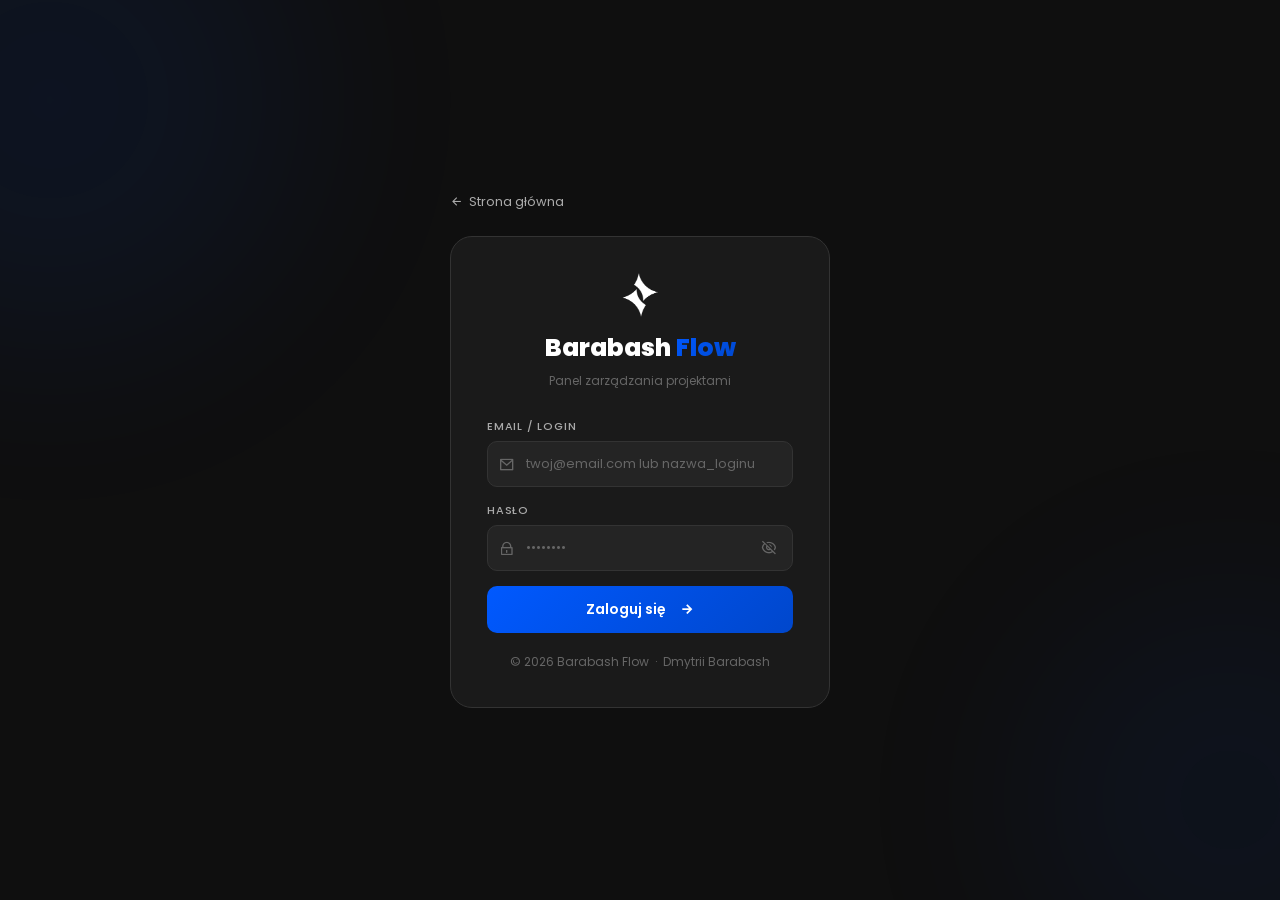
<file: client.html>
<!DOCTYPE html>
<html lang="pl">
<head>
<meta charset="utf-8"><meta name="viewport" content="width=device-width,initial-scale=1">
<title>Panel klienta — Barabash Flow</title>
<link rel="shortcut icon" href="assets/images/favicon.png">
<link rel="preconnect" href="https://fonts.googleapis.com">
<link rel="preconnect" href="https://fonts.gstatic.com" crossorigin>
<link href="https://fonts.googleapis.com/css2?family=Poppins:wght@400;500;600;700;800&display=swap" rel="stylesheet">
<link rel="stylesheet" href="assets/fonts/remixicon.css">
<link rel="stylesheet" href="panel.css">
</head>
<body>
<div class="preloader" id="preloader">
  <div class="pre-bg-glow"></div>
  <div class="pre-content">
    <div class="pre-logo-wrap">
      <div class="pre-logo-ring"></div>
      <div class="pre-logo-ring pre-logo-ring2"></div>
      <div class="pre-logo-icon">
        <img src="https://ztcyhlitwwganjhgbbtm.supabase.co/storage/v1/object/public/Logo/logo.png"
             alt="Barabash Flow"
             onerror="this.style.display='none';this.nextElementSibling.style.display='flex'"
             style="width:48px;height:48px;object-fit:contain;border-radius:14px">
        <div style="display:none;width:48px;height:48px;border-radius:14px;background:linear-gradient(135deg,#0341a0,#0059FF);align-items:center;justify-content:center;font-size:22px;font-weight:800;color:#fff">B</div>
      </div>
    </div>
    <div class="pre-brand">Barabash <span>Flow</span></div>
    <div class="pre-tagline">Panel klienta</div>
    <div class="pre-track">
      <div class="pre-bar" id="preBar"></div>
      <div class="pre-bar-glow" id="preBarGlow"></div>
    </div>
    <div class="pre-dots">
      <span class="pre-dot"></span>
      <span class="pre-dot"></span>
      <span class="pre-dot"></span>
    </div>
  </div>
</div>
<div class="sidebar-overlay" id="sidebarOverlay" onclick="closeSidebar()"></div>

<div class="layout">
<aside class="sidebar" id="sidebar">
  <div class="sidebar-top">
    <img src="assets/images/logo.png" alt="" onerror="this.style.display='none'">
    <div class="brand">Mój panel</div>
    <button class="sidebar-close" onclick="closeSidebar()"><i class="ri-close-line"></i></button>
  </div>
  <nav class="sidebar-nav">
    <div class="nav-link active" data-view="projects"><i class="ri-folder-line"></i>Projekty</div>
    <div class="nav-link" data-view="notifications"><i class="ri-notification-3-line"></i>Powiadomienia<span class="nav-badge" id="nb-notif"></span></div>
    <div class="nav-link" data-view="past-meetings"><i class="ri-calendar-check-line"></i>Zakończone spotkania<span class="nav-badge" id="nb-past-meets" style="background:#4ade80"></span></div>
  </nav>
  <!-- Minimized meeting widgets live here, stacked in sidebar -->
  <div id="sidebar-meetings" style="padding:8px 12px;display:flex;flex-direction:column;gap:6px"></div>
  <div class="sidebar-bottom">
    <div class="user-card">
      <div class="avatar-upload-wrap" onclick="openAvatarPicker(Auth.userId, url=>updateClientAvatar(url))" title="Zmień zdjęcie">
        <div id="clientAvWrap" style="width:36px;height:36px;border-radius:50%;overflow:hidden;background:linear-gradient(135deg,#03318a,#041A53);display:flex;align-items:center;justify-content:center;font-size:15px;font-weight:700;color:#fff;flex-shrink:0">
          <span id="clientAv">K</span>
        </div>
        <div class="avatar-overlay"><i class="ri-camera-line" style="font-size:14px"></i></div>
      </div>
      <div class="user-info"><div class="user-name" id="clientName">Klient</div><div class="user-role">Klient</div></div>
    </div>
    <button class="btn-logout" style="margin-bottom:4px" onclick="openModal('m-change-pass')"><i class="ri-lock-password-line"></i>Zmień hasło</button>
    <button class="btn-logout" onclick="Auth.logout()"><i class="ri-logout-box-line"></i>Wyloguj się</button>
  </div>
</aside>

<main class="main">
  <div class="topbar">
    <button class="menu-btn" onclick="openSidebar()"><i class="ri-menu-line"></i></button>
    <div><div class="topbar-title" id="pageTitle">Moje projekty</div><div class="topbar-sub" id="pageSub"></div></div>
    <!-- Onboarding button — shown in topbar instead of floating bottom-left -->
    <div id="ob-float-btn" style="display:none;margin-left:auto;background:linear-gradient(135deg,var(--a),var(--b));border-radius:50px;padding:8px 14px;cursor:pointer;box-shadow:0 2px 12px rgba(0,89,255,.35);align-items:center;gap:7px;font-size:12px;font-weight:600;color:#fff;flex-shrink:0;white-space:nowrap" onclick="showOnboarding()">
      <span id="ob-float-icon">🚀</span>
      <span id="ob-float-text">Pierwsze kroki</span>
      <span id="ob-float-badge" style="background:rgba(255,255,255,.25);border-radius:100px;padding:1px 7px;font-size:11px;font-weight:700"></span>
    </div>
  </div>
  <div class="content">

    <div id="v-projects"><div id="proj-grid"></div></div>

    <div id="v-project" style="display:none">
      <div class="page-header">
        <button class="btn btn-outline btn-sm" onclick="nav('projects')"><i class="ri-arrow-left-line"></i></button>
        <div><h2 id="pj-name">—</h2><div class="sub" id="pj-status">—</div></div>
        <span class="badge" id="pj-badge" style="margin-left:auto"></span>
      </div>
      <div class="tabs">
        <button class="tab-btn active" data-tab="chat">Czat</button>
        <button class="tab-btn" data-tab="posts">Projekt</button>
        <button class="tab-btn" data-tab="stages">📊 Postęp</button>
        <button class="tab-btn" data-tab="tasks">✅ Zadania</button>
        <button class="tab-btn" data-tab="docs">Dokumenty</button>
      </div>

      <div class="tab-pane active" id="tab-chat">
        <div class="card" style="padding:0;overflow:hidden">
          <div class="chat-wrap">
            <div class="chat-msgs" id="chat-msgs"></div>
            <div id="chat-typing"></div>
            <div class="chat-file-preview" id="chat-file-preview">
              <i class="ri-attachment-2" style="font-size:16px;color:var(--a)"></i>
              <div class="chat-file-preview-name" id="chat-file-preview-name">—</div>
              <button class="chat-file-preview-cancel" onclick="cancelChatFile()" title="Usuń"><i class="ri-close-line"></i></button>
            </div>
            <div class="chat-input-row" id="chat-input-row">
              <input class="form-control" id="chat-inp" placeholder="Napisz wiadomość...">
              <button class="btn btn-primary btn-sm" onclick="sendMsg()"><i class="ri-send-plane-fill"></i></button>
            </div>
          </div>
        </div>
      </div>

      <div class="tab-pane" id="tab-posts"><div id="posts-list"></div></div>

      <!-- STAGES (read-only for client) -->
      <div class="tab-pane" id="tab-stages">
        <div class="card" style="padding:20px">
          <div class="card-title" style="margin-bottom:14px">Etapy projektu</div>
          <div style="margin-bottom:16px">
            <div style="display:flex;justify-content:space-between;font-size:12px;color:var(--t3);margin-bottom:6px">
              <span>Postęp</span><span id="cl-stages-pct">0%</span>
            </div>
            <div style="height:8px;background:var(--bg3);border-radius:100px;overflow:hidden">
              <div id="cl-stages-bar" style="height:100%;background:linear-gradient(90deg,var(--a),var(--b));border-radius:100px;width:0%;transition:none"></div>
            </div>
          </div>
          <div id="cl-stages-list"></div>
        </div>
      </div>

      <!-- TASKS (client can complete tasks assigned to them) -->
      <div class="tab-pane" id="tab-tasks">
        <div class="card" style="padding:20px">
          <div class="card-title" style="margin-bottom:14px">Zadania i checklista</div>
          <div id="cl-tasks-list"></div>
        </div>
      </div>

      <div class="tab-pane" id="tab-docs">
        <div class="card" style="margin-bottom:16px">
          <div class="card-title" style="margin-bottom:14px">Dodaj dokument</div>
          <div class="form-group">
            <label class="form-label">Plik</label>
            <div class="upload-area" id="cl-dc-upload-area">
              <input type="file" id="cl-dc-file" accept=".pdf,.doc,.docx,.ppt,.pptx,.xls,.xlsx,.zip,.txt,image/*" onchange="onFileSelected('cl-dc-file','cl-dc-preview','cl-dc-upload-area','_clDcFile')">
              <i class="ri-folder-upload-line"></i>
              <p>Kliknij lub przeciągnij dokument</p>
              <span>PDF, Word, Excel, Zdjęcia — maks. 50MB</span>
            </div>
            <div id="cl-dc-preview" style="margin-top:8px"></div>
            <div class="upload-progress" id="cl-dc-progress"><div class="upload-progress-bar" id="cl-dc-bar"></div></div>
          </div>
          <div class="form-group"><label class="form-label">Nazwa (opcjonalna)</label><input class="form-control" id="cl-dc-name" placeholder="Zostaw puste = nazwa pliku"></div>
          <button class="btn btn-primary btn-sm" onclick="clientAddDoc()" id="cl-dc-btn"><i class="ri-upload-line"></i>Dodaj dokument</button>
        </div>
        <!-- Filter -->
        <div style="display:flex;gap:8px;margin-bottom:14px;flex-wrap:wrap">
          <button class="btn btn-sm btn-primary" id="cdf-all" onclick="clientFilterDocs('all')">Wszystkie</button>
          <button class="btn btn-sm btn-outline" id="cdf-doc" onclick="clientFilterDocs('document')">📄 Dokumenty</button>
          <button class="btn btn-sm btn-outline" id="cdf-inv" onclick="clientFilterDocs('invoice')">🧾 Faktury</button>
        </div>
        <div id="docs-list"></div>
      </div>
    </div>

    <div id="v-notifications" style="display:none">
      <div style="display:flex;align-items:center;justify-content:space-between;margin-bottom:16px;flex-wrap:wrap;gap:10px">
        <div class="card-title">Powiadomienia</div>
        <button class="btn btn-outline btn-sm" onclick="markAllRead()"><i class="ri-check-double-line"></i>Oznacz jako przeczytane</button>
      </div>
      <div class="card" style="padding:0;overflow:hidden"><div id="notif-list"></div></div>
    </div>

    <div id="v-past-meetings" style="display:none">
      <div style="display:flex;align-items:center;justify-content:space-between;margin-bottom:16px">
        <div class="card-title">Zakończone spotkania</div>
      </div>
      <div class="card" style="padding:0;overflow:hidden"><div id="past-meetings-list"></div></div>
    </div>

  </div>
</main>
</div>

<div class="lightbox" id="lightbox">
  <button class="lightbox-close" onclick="closeLightbox()"><i class="ri-close-line"></i></button>
  <div id="lb-content"></div>
</div>

<!-- FEEDBACK MODAL -->
<div id="feedback-overlay" style="display:none;position:fixed;inset:0;background:rgba(0,0,0,.75);z-index:7000;align-items:center;justify-content:center;padding:20px;backdrop-filter:blur(8px)">
  <div style="background:#1a1a1f;border:1px solid #2a2a35;border-radius:22px;padding:28px;max-width:440px;width:100%;animation:popIn .35s cubic-bezier(.34,1.2,.64,1);position:relative">
    <div style="text-align:center;margin-bottom:22px">
      <div style="font-size:40px;margin-bottom:10px">🎉</div>
      <div style="font-family:'Poppins',sans-serif;font-size:19px;font-weight:800;margin-bottom:6px">Projekt zakończony!</div>
      <div style="font-size:13px;color:var(--t2);line-height:1.6">Jak oceniasz naszą współpracę? Twoja opinia jest dla nas bardzo ważna.</div>
    </div>
    <!-- Stars -->
    <div id="fb-stars" style="display:flex;justify-content:center;gap:8px;margin-bottom:20px">
      <span class="fb-star" data-v="1" onclick="setRating(1)" style="font-size:36px;cursor:pointer;transition:transform .15s;filter:grayscale(1);opacity:.4">⭐</span>
      <span class="fb-star" data-v="2" onclick="setRating(2)" style="font-size:36px;cursor:pointer;transition:transform .15s;filter:grayscale(1);opacity:.4">⭐</span>
      <span class="fb-star" data-v="3" onclick="setRating(3)" style="font-size:36px;cursor:pointer;transition:transform .15s;filter:grayscale(1);opacity:.4">⭐</span>
      <span class="fb-star" data-v="4" onclick="setRating(4)" style="font-size:36px;cursor:pointer;transition:transform .15s;filter:grayscale(1);opacity:.4">⭐</span>
      <span class="fb-star" data-v="5" onclick="setRating(5)" style="font-size:36px;cursor:pointer;transition:transform .15s;filter:grayscale(1);opacity:.4">⭐</span>
    </div>
    <div id="fb-rating-label" style="text-align:center;font-size:13px;color:var(--t3);margin-bottom:16px;min-height:18px"></div>
    <div class="form-group">
      <label class="form-label">Komentarz (opcjonalnie)</label>
      <textarea class="form-control" id="fb-comment" rows="3" placeholder="Co poszło dobrze? Co moglibyśmy poprawić?"></textarea>
    </div>
    <div class="form-err" id="fb-err"></div>
    <div style="display:flex;gap:10px;margin-top:4px">
      <button onclick="dismissFeedback()" style="flex:1;padding:11px;background:transparent;border:1.5px solid var(--border2);border-radius:100px;color:var(--t2);font-family:'DM Sans',sans-serif;font-size:13px;cursor:pointer">Później</button>
      <button onclick="submitFeedback()" id="fb-btn" style="flex:2;padding:11px;background:linear-gradient(135deg,var(--a),var(--b));border:none;border-radius:100px;color:#fff;font-family:'DM Sans',sans-serif;font-size:14px;font-weight:700;cursor:pointer;transition:all .2s">Wyślij opinię →</button>
    </div>
  </div>
</div>

<!-- ONBOARDING CHECKLIST -->
<div id="onboarding-overlay" style="display:none;position:fixed;inset:0;background:rgba(0,0,0,.7);z-index:6000;align-items:center;justify-content:center;padding:20px;backdrop-filter:blur(8px)">
  <div id="onboarding-card" style="background:#1a1a1f;border:1px solid #2a2a35;border-radius:22px;padding:28px;max-width:420px;width:100%;position:relative;animation:popIn .35s cubic-bezier(.34,1.2,.64,1)">
    <div style="display:flex;align-items:center;gap:12px;margin-bottom:20px">
      <div style="width:44px;height:44px;border-radius:12px;background:linear-gradient(135deg,var(--a),var(--b));display:flex;align-items:center;justify-content:center;font-size:22px;flex-shrink:0">🚀</div>
      <div>
        <div style="font-family:'Poppins',sans-serif;font-size:17px;font-weight:700">Pierwsze kroki</div>
        <div style="font-size:12px;color:var(--t3);margin-top:2px">Wykonaj te kroki żeby zacząć</div>
      </div>
      <button onclick="dismissOnboarding()" style="margin-left:auto;background:none;border:none;color:var(--t3);cursor:pointer;font-size:20px;flex-shrink:0;width:28px;height:28px;display:flex;align-items:center;justify-content:center;border-radius:8px;transition:all .2s" title="Zamknij">×</button>
    </div>
    <!-- Progress bar -->
    <div style="background:var(--bg3);border-radius:100px;height:6px;margin-bottom:18px;overflow:hidden">
      <div id="ob-progress-bar" style="height:100%;background:linear-gradient(90deg,var(--a),var(--b));border-radius:100px;transition:width .4s ease;width:0%"></div>
    </div>
    <div id="ob-steps" style="display:flex;flex-direction:column;gap:8px"></div>
    <div id="ob-done" style="display:none;text-align:center;padding:12px 0">
      <div style="font-size:36px;margin-bottom:10px">🎉</div>
      <div style="font-family:'Poppins',sans-serif;font-size:16px;font-weight:700;margin-bottom:6px">Wszystko gotowe!</div>
      <div style="font-size:13px;color:var(--t3)">Jesteś w pełni skonfigurowany. Miłej współpracy!</div>
    </div>
    <button onclick="dismissOnboarding()" style="width:100%;margin-top:16px;padding:11px;background:transparent;border:1.5px solid var(--border2);border-radius:100px;color:var(--t2);font-family:'DM Sans',sans-serif;font-size:13px;cursor:pointer;transition:all .2s">Przypomnij później</button>
  </div>
</div>

<!-- CHANGE PASSWORD -->
<div class="modal-backdrop" id="m-change-pass">
  <div class="modal">
    <div class="modal-title">Zmień hasło</div>
    <div class="modal-sub">Ustaw nowe hasło do swojego konta.</div>
    <div class="form-group"><label class="form-label">Nowe hasło *</label><input class="form-control" id="cp-pass" type="password" placeholder="min. 6 znaków"></div>
    <div class="form-group"><label class="form-label">Powtórz hasło *</label><input class="form-control" id="cp-pass2" type="password" placeholder="powtórz hasło"></div>
    <div class="form-err" id="cp-err"></div>
    <div class="modal-actions">
      <button class="btn btn-outline" onclick="closeModal('m-change-pass')">Anuluj</button>
      <button class="btn btn-primary" id="cp-btn" onclick="changeOwnPassword()"><i class="ri-lock-password-line"></i>Zmień hasło</button>
    </div>
  </div>
</div>

<script src="panel.js"></script>
<script>
// Init: refresh token first if needed, then check session
(async () => {
  if (!Auth.hasSession()) { location.href='login.html'; return; }
  if (Auth.role !== 'client') { location.href='login.html'; return; }
  await startTokenRefresh();
  if (!Auth.isValid()) { Auth.clear(); location.href='login.html'; return; }
runPreloader();

const myName  = Auth.name  || Auth.email || 'Klient';
const myEmail = Auth.email || '';
document.getElementById('clientName').textContent = myName;
document.getElementById('clientAv').textContent   = initials(myName) || 'K';
document.getElementById('pageSub').textContent    = 'Witaj, ' + myName;

// Pre-cache own profile
_profileCache[Auth.userId] = {id:Auth.userId, display_name:myName, email:myEmail, role:'client'};

let PID='', chatLen=0, chatIv=null, pollIv=null;
let _lastMsgIdForPopup=null, _lastNotifId=null;

document.querySelectorAll('.nav-link[data-view]').forEach(a =>
  a.addEventListener('click', () => { nav(a.dataset.view); closeSidebar(); })
);
document.querySelectorAll('.tab-btn').forEach(b =>
  b.addEventListener('click', () => switchTab(b.dataset.tab))
);

function nav(v) {
  ['projects','project','notifications','past-meetings'].forEach(id => {
    const el = document.getElementById('v-'+id); if (el) el.style.display = id===v?'block':'none';
  });
  document.querySelectorAll('.nav-link[data-view]').forEach(a => a.classList.toggle('active', a.dataset.view===v));
  document.getElementById('pageTitle').textContent = {
    projects:'Moje projekty',
    project: document.getElementById('pj-name').textContent,
    notifications:'Powiadomienia',
    'past-meetings':'Zakończone spotkania'
  }[v]||'';
  if (chatIv && v!=='project') { clearInterval(chatIv); chatIv=null; }
  if (v==='projects')      { localStorage.setItem('bf_cl_view','projects'); loadProjects(); }
  if (v==='notifications') { localStorage.setItem('bf_cl_view','notifications'); loadNotifs(); }
  if (v==='past-meetings') { localStorage.setItem('bf_cl_view','past-meetings'); loadPastMeetings(); }
  // Show onboarding button only on projects page
  const obBtn = document.getElementById('ob-float-btn');
  if (obBtn) obBtn.style.display = (v==='projects' && obBtn._shouldShow) ? 'flex' : 'none';
}

function switchTab(tab) {
  document.querySelectorAll('.tab-btn').forEach(b => b.classList.toggle('active', b.dataset.tab===tab));
  document.querySelectorAll('.tab-pane').forEach(p => p.classList.toggle('active', p.id==='tab-'+tab));
  if (tab==='chat')   { chatLen=0; initChatUI(); loadChat(); }
  if (tab==='posts')  loadPosts();
  if (tab==='docs')   loadDocs();
  if (tab==='stages') loadClientStages();
  if (tab==='tasks')  loadClientTasks();
}

// ── PROJECTS ──
async function loadProjects() {
  const grid = document.getElementById('proj-grid');
  if (grid) grid.innerHTML = [1,2,3].map(() => `
    <div class="proj-card" style="pointer-events:none">
      <div class="proj-icon"><div class="skeleton" style="width:36px;height:36px;border-radius:10px"></div></div>
      <div class="proj-info">
        <div class="skeleton skeleton-line w70" style="margin-bottom:8px"></div>
        <div class="skeleton skeleton-line w45"></div>
      </div>
    </div>`).join('');
  const projs = await dbGet('projects', `?client_id=eq.${Auth.userId}&select=*&order=updated_at.desc`);
  document.getElementById('proj-grid').innerHTML = projs.map(p => `
    <div class="proj-card" onclick="openProject('${p.id}','${esc(p.name)}','${p.status}')">
      <div class="proj-icon">🚀</div>
      <div class="proj-info">
        <div class="proj-name">${esc(p.name)}</div>
        <div class="proj-meta">${esc(p.description||'—')} · ${timeAgo(p.updated_at)}</div>
      </div>
      <span class="badge badge-${statusClass(p.status)}">${statusLabel(p.status)}</span>
      <i class="ri-arrow-right-s-line item-arrow"></i>
    </div>`).join('') || emptyHTML('ri-folder-line','Brak projektów. Administrator wkrótce utworzy Twój projekt.');
}

async function openProject(id, name, status) {
  PID=id; chatLen=0; _lastMsgIdForPopup=null; _chatUIInited=false;
  window._currentPID = id;
  localStorage.setItem('bf_cl_view', 'project');
  localStorage.setItem('bf_cl_pid', id);
  localStorage.setItem('bf_cl_pname', name);
  localStorage.setItem('bf_cl_pstatus', status);
  completeOnboardingStep('Przejrzyj swój projekt');
  document.getElementById('pj-name').textContent = name;
  document.getElementById('pj-status').textContent = 'Status: '+statusLabel(status);
  const b = document.getElementById('pj-badge');
  b.textContent = statusLabel(status); b.className = 'badge badge-'+statusClass(status);
  nav('project'); switchTab('chat');

  // Show feedback form if project just completed and no feedback yet
  if (status === 'completed') {
    checkAndShowFeedback(id);
  }

  if (pollIv) clearInterval(pollIv);
  pollIv = setInterval(async () => {
    const msgs = await dbGet('messages',
      `?project_id=eq.${PID}&select=id,content,sender_id&order=created_at.desc&limit=1`);
    if (!msgs.length) return;
    const m = msgs[0];
    if (m.sender_id === Auth.userId) return;
    if (m.id !== _lastMsgIdForPopup) {
      if (_lastMsgIdForPopup) {
        await loadProfiles([m.sender_id]);
        const profile = getProfile(m.sender_id);
        showPopup({
          title: profile?.display_name || profile?.email || 'Dmytrii Barabash',
          text:  m.content,
          icon:  LOGO_URL,
          actionLabel: 'Przejdź do czatu',
          onAction: () => switchTab('chat')
        });
      }
      _lastMsgIdForPopup = m.id;
    }
  }, 5000);
}

// ── NOTIFY ADMIN ──
// Cache admin IDs to avoid repeated DB calls
// ── PRESENCE & TYPING ──
// ── CHAT ──
let _chatFileToSend=null, _sending=false, _chatUIInited=false;

function initChatUI(){
  if(_chatUIInited) return;
  _chatUIInited=true;
  setupChatFileInput('chat-input-row',(file)=>{
    _chatFileToSend=file;
    document.getElementById('chat-file-preview-name').textContent=file.name+' ('+fmtSize(file.size)+')';
    document.getElementById('chat-file-preview').classList.add('show');
  });
  const inp=document.getElementById('chat-inp');
  inp.onkeydown=e=>{
    if(e.key==='Enter'&&!e.shiftKey){e.preventDefault();sendMsg();return;}
    onChatInputKey(e,PID);
  };
}
function cancelChatFile(){_chatFileToSend=null;document.getElementById('chat-file-preview').classList.remove('show');}

async function loadChat() {
  const allMsgs  = await dbGet('messages', `?project_id=eq.${PID}&select=id,sender_id&order=created_at.asc`);
  const allReads = await dbGet('message_reads', `?select=message_id,user_id`);
  const unread = allMsgs.filter(m =>
    m.sender_id !== Auth.userId &&
    !allReads.some(r => r.message_id===m.id && r.user_id===Auth.userId)
  );
  if (unread.length > 0) {
    edgeFn('mark-messages-read', {messageIds:unread.map(m=>m.id),projectId:PID,userId:Auth.userId}).catch(()=>{});
  }
  const newLen = await renderChat(PID, Auth.userId, 'chat-msgs');
  pollTyping(PID,Auth.userId,'chat-typing');
  if (newLen === chatLen && chatIv) return;
  chatLen = newLen;
  if (chatIv) clearInterval(chatIv);
  chatIv = setInterval(()=>{loadChat();pollTyping(PID,Auth.userId,'chat-typing');}, 4000);
}

async function sendMsg() {
  if(_sending) return;
  const inp=document.getElementById('chat-inp'),txt=inp.value.trim();
  if(!txt&&!_chatFileToSend)return;

  _sending=true;
  inp.value='';
  inp.disabled=true;
  setTyping(PID,false); clearTimeout(_typingTimer);

  // Capture and clear immediately
  const fileToSend=_chatFileToSend;
  _chatFileToSend=null;
  document.getElementById('chat-file-preview').classList.remove('show');

  let msgData={project_id:PID,sender_id:Auth.userId,type:'text'};
  try{
    if(fileToSend){
      toast('Wysyłanie pliku...','success');
      const up=await uploadFile(fileToSend,'post-files');
      msgData.file_url=up.url;msgData.file_name=up.name;msgData.file_size=up.size;msgData.mime_type=up.mime;
      msgData.content=txt||'';
    }else{
      msgData.content=txt;
    }
    await dbPost('messages',msgData);
    completeOnboardingStep('Napisz pierwszą wiadomość w czacie');
    loadChat();
  }catch(e){
    toast('Błąd wysyłania: '+e.message,'error');
    inp.value=txt;
    if(fileToSend){_chatFileToSend=fileToSend;document.getElementById('chat-file-preview').classList.add('show');}
  }finally{
    _sending=false;
    inp.disabled=false;
    inp.focus();
  }
}

// ── POSTS ──
async function loadPosts() {
  const [posts, comments] = await Promise.all([
    dbGet('posts',         `?project_id=eq.${PID}&select=*&order=created_at.desc`),
    dbGet('post_comments', `?select=*,author:profiles(display_name,email)&order=created_at.asc`)
  ]);
  document.getElementById('posts-list').innerHTML = posts.map(p => {
    const pc = comments.filter(c => c.post_id===p.id);
    return `<div class="post-card">
      <div class="post-head"><div class="post-ico">${postIcon(p.type)}</div>
        <div><div class="post-title">${esc(p.title)}</div><div class="post-date">${timeAgo(p.created_at)}</div></div>
      </div>
      ${p.content ? `<div class="post-body">${esc(p.content)}</div>` : ''}
      ${renderFilePreview(p.file_url||p.url, p.file_name||p.url, p.mime_type)}
      <div class="comments-section">
        <div class="comments-title">Komentarze (${pc.length})</div>
        ${pc.map(c => `
          <div class="comment-item">
            <div class="comment-av">${initials(c.author?.display_name||c.author?.email)||'?'}</div>
            <div class="comment-body">
              <div class="comment-author">${esc(c.author?.display_name||c.author?.email||'?')}</div>
              <div class="comment-text">${esc(c.content)}</div>
            </div>
          </div>`).join('') || '<div style="font-size:12px;color:var(--t3);padding:4px 0">Brak komentarzy</div>'}
        <div class="comment-form">
          <input class="form-control" id="cm-${p.id}" placeholder="Dodaj komentarz...">
          <button class="btn btn-primary btn-sm" onclick="addComment('${p.id}','${esc(p.title)}')">
            <i class="ri-send-plane-line"></i>
          </button>
        </div>
      </div>
    </div>`;
  }).join('') || emptyHTML('ri-file-text-line','Brak materiałów od administratora.');
}

async function addComment(postId, postTitle) {
  const inp = document.getElementById('cm-'+postId);
  const content = inp.value.trim(); if (!content) return; inp.value='';
  await dbPost('post_comments', {post_id:postId, author_id:Auth.userId, content});
  await dbPost('messages', {
    project_id:PID, sender_id:Auth.userId,
    content:`💬 [komentarz do "${postTitle}"]: ${content}`, type:'text'
  });
  toast('Komentarz dodany ✅'); loadPosts();
}

// ── DOCS ──
async function clientAddDoc() {
  if (!window._clDcFile) { toast('Wybierz plik','error'); return; }
  const btn = document.getElementById('cl-dc-btn');
  btn.disabled=true; btn.innerHTML='<span class="spin"><i class="ri-loader-4-line"></i></span>&nbsp;Przesyłanie...';
  try {
    document.getElementById('cl-dc-progress').classList.add('show');
    document.getElementById('cl-dc-bar').style.width='40%';
    const up = await uploadFile(window._clDcFile, 'doc-files');
    document.getElementById('cl-dc-bar').style.width='100%';
    const name = document.getElementById('cl-dc-name').value.trim() || up.name;
    await dbPost('documents', {
      project_id:PID, uploaded_by:Auth.userId,
      name, url:up.url, file_url:up.url, mime_type:up.mime, file_size:up.size
    });
    completeOnboardingStep('Dodaj lub pobierz dokument');
    document.getElementById('cl-dc-name').value='';
    document.getElementById('cl-dc-preview').innerHTML='';
    document.getElementById('cl-dc-upload-area').style.borderColor='';
    window._clDcFile = null;
    setTimeout(()=>document.getElementById('cl-dc-progress').classList.remove('show'), 800);
    toast('Dokument dodany ✅'); loadDocs();
  } catch(e) { toast('Błąd przesyłania: '+e.message,'error'); }
  finally { btn.disabled=false; btn.innerHTML='<i class="ri-upload-line"></i>Dodaj dokument'; }
}

let _cDocsFilter = 'all';

function clientFilterDocs(f) {
  _cDocsFilter = f;
  ['all','doc','inv'].forEach(k => {
    const btn = document.getElementById('cdf-'+k);
    if (btn) btn.className = 'btn btn-sm ' + (
      (f==='all'&&k==='all')||(f==='document'&&k==='doc')||(f==='invoice'&&k==='inv')
        ? 'btn-primary' : 'btn-outline'
    );
  });
  loadDocs();
}

function invoiceStatusBadge(status) {
  const map = {
    pending: {label:'⏳ Oczekuje',     bg:'rgba(251,191,36,.1)',  color:'#fbbf24', border:'rgba(251,191,36,.3)'},
    paid:    {label:'✅ Opłacona',     bg:'rgba(74,222,128,.1)',  color:'var(--green)', border:'rgba(74,222,128,.3)'},
    overdue: {label:'🔴 Przeterminowana', bg:'rgba(248,113,113,.1)', color:'var(--red)', border:'rgba(248,113,113,.3)'}
  };
  const s = map[status];
  if (!s) return '';
  return `<span style="font-size:11px;font-weight:600;padding:2px 9px;border-radius:100px;background:${s.bg};color:${s.color};border:1px solid ${s.border}">${s.label}</span>`;
}

async function loadDocs() {
  const qs = _cDocsFilter === 'all'
    ? `?project_id=eq.${PID}&select=*&order=created_at.desc`
    : `?project_id=eq.${PID}&doc_type=eq.${_cDocsFilter}&select=*&order=created_at.desc`;
  const docs = await dbGet('documents', qs);
  document.getElementById('docs-list').innerHTML = docs.map(d => {
    const url=d.file_url||d.url, mime=d.mime_type||'';
    const isImg=mime.startsWith('image/'), isPdf=mime==='application/pdf';
    const isInv = d.doc_type === 'invoice';
    const icon = isInv ? '🧾' : isImg ? '🖼️' : isPdf ? '📄' : '📎';

    const invInfo = isInv ? `
      <div style="display:flex;align-items:center;gap:8px;flex-wrap:wrap;margin-top:6px">
        ${d.invoice_number?`<span style="font-size:11px;color:var(--t3)">Nr: <strong style="color:var(--t2)">${esc(d.invoice_number)}</strong></span>`:''}
        ${d.invoice_amount?`<span style="font-size:11px;color:var(--t3)">Kwota: <strong style="color:var(--text)">${Number(d.invoice_amount).toFixed(2)} ${d.invoice_currency||'PLN'}</strong></span>`:''}
        ${d.invoice_due_date?`<span style="font-size:11px;color:var(--t3)">Termin: ${new Date(d.invoice_due_date).toLocaleDateString('pl-PL')}</span>`:''}
        ${invoiceStatusBadge(d.invoice_status)}
        ${d.invoice_status !== 'paid' ? `<button onclick="markInvoicePaid('${d.id}')" style="font-size:11px;padding:2px 10px;border-radius:100px;background:rgba(74,222,128,.1);border:1px solid rgba(74,222,128,.3);color:var(--green);cursor:pointer;font-weight:600">Oznacz jako opłacona</button>` : ''}
      </div>` : '';

    return `<div class="doc-item">
      <div class="doc-icon">${icon}</div>
      <div class="doc-info" style="flex:1;min-width:0">
        <div class="doc-name">${esc(d.name)}</div>
        <div class="doc-meta">${fmtSize(d.file_size)} · ${timeAgo(d.created_at)}</div>
        ${invInfo}
      </div>
      ${(isImg||isPdf) ? `<button class="doc-dl" onclick="openLightbox('${isImg?'img':'pdf'}','${esc(url)}')"><i class="ri-eye-line"></i></button>` : ''}
      <a href="${esc(url)}" download="${esc(d.name)}" target="_blank" class="doc-dl"><i class="ri-download-line"></i></a>
    </div>`;
  }).join('') || emptyHTML('ri-folder-open-line','Brak dokumentów.');
}

async function markInvoicePaid(docId) {
  await fetch(`${SB}/rest/v1/documents?id=eq.${docId}`, {
    method:'PATCH', headers:hdr({Prefer:'return=minimal'}),
    body: JSON.stringify({invoice_status:'paid'})
  });
  toast('Faktura oznaczona jako opłacona ✅');
  loadDocs();
}

// ── NOTIFICATIONS ──
async function loadNotifs() {
  const notifList = document.getElementById('notif-list');
  if (notifList) notifList.innerHTML = [1,2,3,4].map(() => `
    <div style="padding:14px 16px;border-bottom:1px solid var(--border);display:flex;gap:12px;align-items:flex-start">
      <div class="skeleton" style="width:36px;height:36px;border-radius:50%;flex-shrink:0"></div>
      <div style="flex:1">
        <div class="skeleton skeleton-line w70" style="margin-bottom:8px"></div>
        <div class="skeleton skeleton-line w45"></div>
      </div>
    </div>`).join('');
  const notifs = await dbGet('notifications', `?user_id=eq.${Auth.userId}&select=*,project:projects(name)&order=created_at.desc&limit=50`);
  updateNotifBadge(notifs);

  const notifMeta = (type) => ({
    message: {icon:'💬', label:'Wiadomość'},
    doc:     {icon:'📄', label:'Dokument'},
    post:    {icon:'📌', label:'Materiał'},
    meeting: {icon:'📅', label:'Spotkanie'},
    general: {icon:'🔔', label:'Powiadomienie'},
  }[type] || {icon:'🔔', label:'Powiadomienie'});

  document.getElementById('notif-list').innerHTML = notifs.map(n => {
    const meta = notifMeta(n.type);
    const unread = !n.is_read;
    const projName = n.project?.name || '';
    const iconBg = {
      message: 'linear-gradient(135deg,#041A53,#03318a)',
      doc:     'linear-gradient(135deg,#0ea5e9,#0284c7)',
      post:    'linear-gradient(135deg,var(--a),var(--b))',
      meeting: 'linear-gradient(135deg,#10b981,#059669)',
    }[n.type] || 'linear-gradient(135deg,var(--a),var(--b))';
    const bgColor = unread ? 'rgba(0,89,255,.03)' : 'transparent';

    return `<div onclick="markNotifRead('${n.id}','${n.project_id||''}','${n.type||''}')"
      style="padding:14px 16px;border-bottom:1px solid var(--border);cursor:pointer;transition:background .15s;display:flex;align-items:flex-start;gap:12px;opacity:${unread?'1':'0.6'};background:${bgColor}"
      onmouseenter="this.style.background='var(--bg3)'" onmouseleave="this.style.background='${bgColor}'">
      <div style="width:36px;height:36px;border-radius:50%;background:${iconBg};display:flex;align-items:center;justify-content:center;font-size:16px;flex-shrink:0">${meta.icon}</div>
      <div style="flex:1;min-width:0">
        <div style="display:flex;align-items:center;gap:7px;margin-bottom:4px;flex-wrap:wrap">
          <span style="font-size:10px;color:var(--t3);background:var(--bg3);padding:1px 8px;border-radius:100px">${meta.label}</span>
          ${unread ? '<span style="width:7px;height:7px;border-radius:50%;background:var(--a);flex-shrink:0;box-shadow:0 0 6px rgba(0,89,255,.6)"></span>' : ''}
        </div>
        <div style="font-size:13px;color:var(--text);line-height:1.55;display:-webkit-box;-webkit-line-clamp:2;-webkit-box-orient:vertical;overflow:hidden;margin-bottom:5px">${n.content||'—'}</div>
        <div style="display:flex;align-items:center;gap:10px">
          ${projName ? `<span style="font-size:11px;color:var(--t3);display:flex;align-items:center;gap:3px"><i class="ri-folder-line"></i>${esc(projName)}</span>` : ''}
          <span style="font-size:11px;color:var(--t3)">${timeAgo(n.created_at)}</span>
        </div>
      </div>
    </div>`;
  }).join('') || emptyHTML('ri-notification-off-line','Brak powiadomień');
}

async function markNotifRead(notifId, projectId, notifType) {
  await fetch(`${SB}/rest/v1/notifications?id=eq.${notifId}`, {
    method:'PATCH', headers:hdr({Prefer:'return=minimal'}),
    body: JSON.stringify({is_read:true})
  });
  if (projectId && projectId !== 'null' && projectId !== '') {
    const [proj] = await dbGet('projects', `?id=eq.${projectId}&select=*`);
    if (proj) {
      await openProject(proj.id, proj.name, proj.status);
      if (notifType === 'doc') switchTab('docs');
      else if (notifType === 'post') switchTab('posts');
      else switchTab('chat');
      return;
    }
  }
  loadNotifs();
}

async function markAllRead() {
  await dbPatch('notifications', `user_id=eq.${Auth.userId}&is_read=eq.false`, {is_read:true});
  document.getElementById('nb-notif').classList.remove('show');
  loadNotifs();
}

function updateNotifBadge(notifs) {
  const unread = (notifs||[]).filter(n => !n.is_read).length;
  const nb = document.getElementById('nb-notif');
  if (unread>0) { nb.textContent=unread; nb.classList.add('show'); } else nb.classList.remove('show');
}

// ── SCHEDULED NOTIFICATIONS ──
// localStorage remembers which meetings were minimized
function isMinimized(snId) {
  try { return JSON.parse(localStorage.getItem('bf_sn_minimized')||'[]').includes(snId); } catch { return false; }
}
function setMinimized(snId, val) {
  try {
    const list = JSON.parse(localStorage.getItem('bf_sn_minimized')||'[]');
    const next = val ? [...new Set([...list,snId])] : list.filter(id=>id!==snId);
    localStorage.setItem('bf_sn_minimized', JSON.stringify(next));
  } catch {}
}

async function checkScheduledNotifications() {
  const snots = await dbGet('scheduled_notifications',
    `?user_id=eq.${Auth.userId}&is_active=eq.true&select=*&order=created_at.asc`);

  for (const sn of snots) {
    if (sn.type === 'text' && !sn.dismissed_at) {
      showTextNotifCard(sn);
    }
    if (sn.type === 'meeting' && sn.scheduled_at) {
      const meetTime = new Date(sn.scheduled_at);
      const isPast = meetTime < new Date(Date.now() - 60*60*1000);
      if (!isPast) {
        if (isMinimized(sn.id)) {
          showMeetingWidget(sn, meetTime);
        } else if (!document.getElementById('sn-meet-card-'+sn.id) && !document.getElementById('sn-meet-widget-'+sn.id)) {
          showMeetingCard(sn);
        }
      } else {
        // Meeting is past — deactivate and move to past meetings
        setMinimized(sn.id, false);
        await fetch(`${SB}/rest/v1/scheduled_notifications?id=eq.${sn.id}`,
          {method:'PATCH',headers:hdr(),body:JSON.stringify({is_active:false})});
        // Remove widget/card from DOM if visible
        document.getElementById('sn-meet-card-'+sn.id)?.remove();
        document.getElementById('sn-meet-widget-'+sn.id)?.remove();
        // Update past meetings badge
        loadPastMeetingsBadge();
      }
    }
  }
}

async function loadPastMeetingsBadge() {
  const now = new Date().toISOString();
  const [pastEvents, readRecords] = await Promise.all([
    dbGet('calendar_events', `?client_id=eq.${Auth.userId}&starts_at=lt.${now}&select=id,notes`),
    dbGet('meeting_notes_read', `?user_id=eq.${Auth.userId}&select=event_id,notes_hash`)
  ]);
  const readMap = {};
  readRecords.forEach(r => { readMap[r.event_id] = r.notes_hash; });
  const unread = pastEvents.filter(e => e.notes && readMap[e.id] !== e.notes);
  const nb = document.getElementById('nb-past-meets');
  if (nb) {
    if (unread.length) { nb.textContent = unread.length; nb.classList.add('show'); }
    else nb.classList.remove('show');
  }
}

async function loadPastMeetings() {
  const el = document.getElementById('past-meetings-list');
  el.innerHTML = [1,2,3].map(() => `
    <div style="padding:16px;border-bottom:1px solid var(--border);display:flex;gap:12px;align-items:flex-start">
      <div class="skeleton" style="width:42px;height:42px;border-radius:50%;flex-shrink:0"></div>
      <div style="flex:1">
        <div class="skeleton skeleton-line w70" style="margin-bottom:8px"></div>
        <div class="skeleton skeleton-line w45" style="margin-bottom:6px"></div>
        <div class="skeleton skeleton-line w55"></div>
      </div>
    </div>`).join('');

  const now = new Date().toISOString();
  const [pastByClient, readRecords] = await Promise.all([
    // Show all past events including soft-deleted (so notes survive admin deletion)
    dbGet('calendar_events', `?client_id=eq.${Auth.userId}&starts_at=lt.${now}&select=*&order=starts_at.desc&limit=20`),
    dbGet('meeting_notes_read', `?user_id=eq.${Auth.userId}&select=event_id,notes_hash`)
  ]);

  const readMap = {};
  readRecords.forEach(r => { readMap[r.event_id] = r.notes_hash; });

  const all = pastByClient;

  if (!all.length) {
    el.innerHTML = '<div style="padding:32px;text-align:center;color:var(--t3);font-size:13px"><i class="ri-calendar-check-line" style="font-size:32px;display:block;margin-bottom:8px"></i>Brak zakończonych spotkań</div>';
    return;
  }

  el.innerHTML = all.map(e => {
    const start    = new Date(e.starts_at);
    const dateStr  = start.toLocaleDateString('pl-PL',{day:'numeric',month:'long',year:'numeric'});
    const timeStr  = start.toLocaleTimeString('pl-PL',{hour:'2-digit',minute:'2-digit'});
    const hasNotes = !!e.notes;
    const notesNew = hasNotes && readMap[e.id] !== e.notes;
    const bgColor  = notesNew ? 'rgba(74,222,128,.03)' : 'transparent';

    const notesHtml = hasNotes
      ? `<div style="font-size:12px;color:var(--t2);background:rgba(74,222,128,.06);border:1px solid rgba(74,222,128,.2);border-radius:8px;padding:10px 12px;line-height:1.6;margin-top:6px">
           <div style="font-size:10px;color:#4ade80;font-weight:700;text-transform:uppercase;letter-spacing:.5px;margin-bottom:4px">
             <i class="ri-file-text-line"></i> Notatka ze spotkania
             ${notesNew ? '<span style="background:#4ade80;color:#000;border-radius:4px;padding:1px 5px;font-size:9px;margin-left:4px">NOWA</span>' : ''}
           </div>
           ${esc(e.notes)}
         </div>`
      : `<div style="font-size:11px;color:var(--t3);font-style:italic;margin-top:4px">Brak notatki od administratora</div>`;

    return `<div onclick="markMeetingRead('${e.id}','${esc(e.notes||'').replace(/'/g,'\\\'')}')"
      style="padding:16px;border-bottom:1px solid var(--border);display:flex;align-items:flex-start;gap:12px;cursor:pointer;transition:background .15s;background:${bgColor}"
      onmouseenter="this.style.background='var(--bg3)'" onmouseleave="this.style.background='${bgColor}'">
      <div style="width:42px;height:42px;border-radius:50%;background:rgba(74,222,128,.12);border:2px solid ${notesNew?'rgba(74,222,128,.6)':'rgba(74,222,128,.3)'};display:flex;align-items:center;justify-content:center;flex-shrink:0;font-size:18px">✅</div>
      <div style="flex:1;min-width:0">
        <div style="font-size:13px;font-weight:${notesNew?'700':'600'};margin-bottom:2px">${esc(e.title)}</div>
        <div style="font-size:11px;color:var(--t3);margin-bottom:2px">${dateStr} · ${timeStr}</div>
        ${notesHtml}
      </div>
      <span style="font-size:10px;color:#4ade80;background:rgba(74,222,128,.1);border:1px solid rgba(74,222,128,.2);border-radius:100px;padding:2px 8px;flex-shrink:0;margin-top:2px">Zakończone</span>
    </div>`;
  }).join('');

  // Auto-mark all as read after 2s
  setTimeout(() => markAllMeetingsRead(pastByClient.filter(e => e.notes)), 2000);
}

async function markMeetingRead(eventId, notes) {
  if (!eventId || eventId === 'null' || !notes) return;
  await fetch(`${SB}/rest/v1/meeting_notes_read`, {
    method:'POST',
    headers: hdr({Prefer:'resolution=merge-duplicates,return=minimal'}),
    body: JSON.stringify({event_id:eventId, user_id:Auth.userId, notes_hash:notes, read_at:new Date().toISOString()})
  });
  loadPastMeetingsBadge();
}

async function markAllMeetingsRead(events) {
  for (const e of events) {
    if (!e.notes) continue;
    await fetch(`${SB}/rest/v1/meeting_notes_read`, {
      method:'POST',
      headers: hdr({Prefer:'resolution=merge-duplicates,return=minimal'}),
      body: JSON.stringify({event_id:e.id, user_id:Auth.userId, notes_hash:e.notes, read_at:new Date().toISOString()})
    });
  }
  loadPastMeetingsBadge();
}

// ── NOTIFICATION CONTAINER ──
// All notification cards go into a single fixed column (top-right)
// Widgets go into a separate column (bottom-right), stacked upward
function getNotifContainer() {
  let c = document.getElementById('sn-card-container');
  if (!c) {
    c = document.createElement('div');
    c.id = 'sn-card-container';
    c.style.cssText = [
      'position:fixed',
      'top:16px',
      'right:16px',
      'z-index:7500',
      'display:flex',
      'flex-direction:column',
      'gap:12px',
      'max-width:400px',
      'width:calc(100vw - 32px)',
      'pointer-events:none'
    ].join(';');
    document.body.appendChild(c);
  }
  return c;
}

// ── CARD BASE STYLES ──
const CARD_BASE = [
  'background:#1a1a1a',
  'border-radius:16px',
  'padding:20px',
  'box-shadow:0 8px 32px rgba(0,0,0,.6)',
  'pointer-events:all',
  'animation:popIn .35s cubic-bezier(.34,1.2,.64,1)'
].join(';');

// ── TEXT NOTIFICATION CARD ──
function showTextNotifCard(sn) {
  if (document.getElementById('sn-text-'+sn.id)) return;

  const card = document.createElement('div');
  card.id = 'sn-text-'+sn.id;
  card.style.cssText = CARD_BASE + ';border:1px solid #333';
  card.innerHTML = `
    <div style="display:flex;align-items:flex-start;gap:10px;margin-bottom:${sn.message?'12px':'0'}">
      <div style="width:34px;height:34px;border-radius:50%;background:linear-gradient(135deg,#0341a0,#0059FF);display:flex;align-items:center;justify-content:center;font-size:15px;flex-shrink:0">🔔</div>
      <div style="flex:1;min-width:0">
        <div style="font-size:14px;font-weight:700;color:#fff;margin-bottom:2px">${esc(sn.title)}</div>
        <div style="font-size:11px;color:#555">od Dmytrii Barabash</div>
      </div>
      <button id="sn-text-close-${sn.id}" style="background:none;border:none;color:#555;cursor:pointer;font-size:18px;flex-shrink:0;padding:0;line-height:1;transition:color .2s">×</button>
    </div>
    ${sn.message ? `<div style="font-size:13px;color:#bbb;line-height:1.65;margin-bottom:14px;padding-left:44px">${esc(sn.message)}</div>` : ''}
    <div style="padding-left:44px">
      <button id="sn-text-ok-${sn.id}" style="padding:8px 20px;background:linear-gradient(135deg,#0059FF,#0047cc);color:#fff;border:none;border-radius:8px;font-weight:600;font-size:13px;cursor:pointer;font-family:inherit">Rozumiem</button>
    </div>
  `;

  getNotifContainer().appendChild(card);

  async function dismiss() {
    card.style.animation='popOut .25s ease forwards';
    setTimeout(()=>card.remove(), 250);
    await fetch(`${SB}/rest/v1/scheduled_notifications?id=eq.${sn.id}`,
      {method:'PATCH',headers:hdr(),body:JSON.stringify({dismissed_at:new Date().toISOString(),is_active:false})});
  }
  card.querySelector('#sn-text-ok-'+sn.id).addEventListener('click', dismiss);
  card.querySelector('#sn-text-close-'+sn.id).addEventListener('click', dismiss);
}

// ── MEETING NOTIFICATION CARD ──
function showMeetingCard(sn) {
  const cardId = 'sn-meet-card-'+sn.id;
  if (document.getElementById(cardId)) return;
  if (document.getElementById('sn-meet-widget-'+sn.id)) return;

  const meetTime = new Date(sn.scheduled_at);

  const card = document.createElement('div');
  card.id = cardId;
  card.style.cssText = CARD_BASE + ';border:1px solid rgba(0,89,255,.35)';
  card.innerHTML = `
    <div style="display:flex;align-items:flex-start;gap:10px;margin-bottom:14px">
      <div style="width:40px;height:40px;border-radius:10px;background:linear-gradient(135deg,#0341a0,#0059FF);display:flex;align-items:center;justify-content:center;font-size:18px;flex-shrink:0">📅</div>
      <div style="flex:1;min-width:0">
        <div style="font-size:14px;font-weight:700;color:#fff;margin-bottom:3px">${esc(sn.title)}</div>
        <div style="font-size:11px;color:#0059FF">${meetTime.toLocaleDateString('pl-PL',{weekday:'long',day:'numeric',month:'long'})} · ${meetTime.toLocaleTimeString('pl-PL',{hour:'2-digit',minute:'2-digit'})}</div>
      </div>
      <button id="sn-meet-min-${sn.id}" style="background:none;border:none;color:#555;cursor:pointer;font-size:16px;flex-shrink:0;padding:2px 4px;border-radius:6px;transition:all .2s;line-height:1" title="Minimalizuj">⌃</button>
    </div>
    ${sn.message ? `<div style="font-size:13px;color:#bbb;line-height:1.65;margin-bottom:12px">${esc(sn.message)}</div>` : ''}
    <div id="meet-countdown-${sn.id}" style="font-size:12px;color:#777;margin-bottom:14px;text-align:center;padding:6px;background:rgba(255,255,255,.04);border-radius:8px"></div>

    <!-- Add to calendar button -->
    <div style="position:relative;margin-bottom:${sn.meet_url?'10px':'0'}">
      <button onclick="toggleCalPicker('${sn.id}')"
        style="width:100%;padding:9px;background:rgba(255,255,255,.06);border:1px solid rgba(255,255,255,.12);border-radius:10px;color:#ccc;font-size:12px;cursor:pointer;display:flex;align-items:center;justify-content:center;gap:6px;transition:background .2s"
        onmouseenter="this.style.background='rgba(255,255,255,.1)'" onmouseleave="this.style.background='rgba(255,255,255,.06)'">
        📆 Dodaj do kalendarza
      </button>
      <div id="cal-picker-${sn.id}" style="display:none;position:absolute;bottom:calc(100% + 6px);left:0;right:0;background:#1e1e2e;border:1px solid rgba(255,255,255,.12);border-radius:10px;overflow:hidden;z-index:10;box-shadow:0 4px 20px rgba(0,0,0,.5)">
        <button onclick="addToAppleCal('${sn.id}','${esc(sn.title)}','${sn.scheduled_at}','${sn.meet_url||''}')"
          style="width:100%;padding:11px 14px;background:none;border:none;border-bottom:1px solid rgba(255,255,255,.08);color:#fff;font-size:13px;cursor:pointer;display:flex;align-items:center;gap:8px;transition:background .2s"
          onmouseenter="this.style.background='rgba(255,255,255,.06)'" onmouseleave="this.style.background='none'">
          🍎 Apple Calendar / iCal
        </button>
        <button onclick="addToGoogleCal('${esc(sn.title)}','${sn.scheduled_at}','${sn.meet_url||''}')"
          style="width:100%;padding:11px 14px;background:none;border:none;color:#fff;font-size:13px;cursor:pointer;display:flex;align-items:center;gap:8px;transition:background .2s"
          onmouseenter="this.style.background='rgba(255,255,255,.06)'" onmouseleave="this.style.background='none'">
          🗓 Google Calendar
        </button>
      </div>
    </div>

    ${sn.meet_url ? (sn.meet_url.startsWith('jitsi://')
      ? `<button type="button" onclick="openJitsiModal('${sn.meet_url.replace('jitsi://','')}')"
          style="width:100%;display:flex;align-items:center;justify-content:center;gap:8px;padding:12px;background:linear-gradient(135deg,#0059FF,#0047cc);color:#fff;border:none;border-radius:10px;font-weight:700;font-size:13px;cursor:pointer;font-family:inherit">
          Dolacz do spotkania wideo
        </button>`
      : `<a href="${esc(sn.meet_url)}" target="_blank" rel="noopener"
          style="display:flex;align-items:center;justify-content:center;gap:8px;padding:11px;background:linear-gradient(135deg,#0059FF,#0047cc);color:#fff;border-radius:10px;font-weight:700;font-size:13px;text-decoration:none">
          Dolacz do spotkania
        </a>`)
      : ''}
  `;

  getNotifContainer().appendChild(card);

  // Countdown
  function updateCountdown() {
    const diff = meetTime - Date.now();
    const el = document.getElementById('meet-countdown-'+sn.id);
    if (!el) return;
    if (diff <= 0) { el.textContent='🟢 Spotkanie trwa!'; el.style.color='#4ade80'; return; }
    const h=Math.floor(diff/3600000), m=Math.floor((diff%3600000)/60000), s=Math.floor((diff%60000)/1000);
    el.textContent = h>0 ? `⏱ Za ${h}h ${m}min` : m>0 ? `⏱ Za ${m} min ${s}s` : `⏱ Za ${s} sekund`;
  }
  updateCountdown();
  const countdownIv = setInterval(updateCountdown, 1000);

  // Minimize button → save to localStorage + show in sidebar
  card.querySelector('#sn-meet-min-'+sn.id).addEventListener('click', () => {
    setMinimized(sn.id, true);
    clearInterval(countdownIv);
    card.style.animation='popOut .25s ease forwards';
    setTimeout(()=>{ card.remove(); showMeetingWidget(sn, meetTime); }, 220);
  });

  // Close picker when clicking outside
  document.addEventListener('click', function closePicker(e) {
    const picker = document.getElementById('cal-picker-'+sn.id);
    if (picker && !picker.parentElement?.contains(e.target)) {
      picker.style.display = 'none';
      document.removeEventListener('click', closePicker);
    }
  });
}

function toggleCalPicker(id) {
  const picker = document.getElementById('cal-picker-'+id);
  if (!picker) return;
  picker.style.display = picker.style.display === 'none' ? 'block' : 'none';
  event.stopPropagation();
}

function resolveJitsiUrl(u){return u?.startsWith('jitsi://')?'https://jitsi.riot.im/'+u.replace('jitsi://',''):(u||'');}

function addToAppleCal(id, title, startsAt, meetUrl) {
  const start = new Date(startsAt);
  const end   = new Date(start.getTime() + 60*60*1000); // +1h default
  const fmt   = d => d.toISOString().replace(/[-:]/g,'').replace(/\.\d{3}/,'');
  const ics = [
    'BEGIN:VCALENDAR',
    'VERSION:2.0',
    'PRODID:-//Barabash Flow//PL',
    'BEGIN:VEVENT',
    `UID:${id}@barabashflow.pl`,
    `DTSTART:${fmt(start)}`,
    `DTEND:${fmt(end)}`,
    `SUMMARY:${title}`,
    resolveJitsiUrl(meetUrl) ? `URL:${resolveJitsiUrl(meetUrl)}` : '',
    resolveJitsiUrl(meetUrl) ? `DESCRIPTION:Link do spotkania: ${resolveJitsiUrl(meetUrl)}` : '',
    'END:VEVENT',
    'END:VCALENDAR'
  ].filter(Boolean).join('\r\n');

  const blob = new Blob([ics], {type:'text/calendar;charset=utf-8'});
  const url  = URL.createObjectURL(blob);
  const a    = document.createElement('a');
  a.href = url; a.download = 'spotkanie.ics'; a.click();
  URL.revokeObjectURL(url);
  document.getElementById('cal-picker-'+id).style.display = 'none';
}

function addToGoogleCal(title, startsAt, meetUrl) {
  const start = new Date(startsAt);
  const end   = new Date(start.getTime() + 60*60*1000);
  const fmt   = d => d.toISOString().replace(/[-:]/g,'').replace(/\.\d{3}Z/,'Z');
  const params = new URLSearchParams({
    action: 'TEMPLATE',
    text: title,
    dates: `${fmt(start)}/${fmt(end)}`,
    details: resolveJitsiUrl(meetUrl) ? `Link do spotkania: ${resolveJitsiUrl(meetUrl)}` : '',
    sf: 'true'
  });
  window.open('https://calendar.google.com/calendar/render?' + params.toString(), '_blank');
}

// ── MEETING WIDGET — lives in sidebar, stacks there ──
function showMeetingWidget(sn, meetTime) {
  const widgetId = 'sn-meet-widget-'+sn.id;
  if (document.getElementById(widgetId)) return;

  const container = document.getElementById('sidebar-meetings');
  if (!container) return;

  const widget = document.createElement('div');
  widget.id = widgetId;
  widget.style.cssText = [
    'background:rgba(0,89,255,.08)',
    'border:1px solid rgba(0,89,255,.3)',
    'border-radius:10px',
    'padding:9px 12px',
    'cursor:pointer',
    'display:flex',
    'align-items:center',
    'gap:8px',
    'transition:background .2s',
    'animation:popIn .35s cubic-bezier(.34,1.56,.64,1)'
  ].join(';');
  const isJitsiMeet = sn.meet_url?.startsWith('jitsi://');
  widget.innerHTML = `
    <span style="font-size:16px;flex-shrink:0">${isJitsiMeet ? '&#128249;' : '&#128197;'}</span>
    <div style="flex:1;min-width:0">
      <div style="font-size:11px;font-weight:700;color:#fff;white-space:nowrap;overflow:hidden;text-overflow:ellipsis">${esc(sn.title)}</div>
      <div id="widget-time-${sn.id}" style="font-size:10px;color:#0059FF;margin-top:1px"></div>
    </div>
    ${isJitsiMeet ? `<button type="button" onclick="event.stopPropagation();openJitsiModal('${sn.meet_url.replace('jitsi://','')}')"
      style="padding:4px 8px;background:rgba(0,89,255,.3);border:none;color:#fff;border-radius:6px;font-size:10px;cursor:pointer;font-family:inherit;font-weight:600">&#9654;</button>` : ''}
  `;
  widget.addEventListener('mouseenter', ()=>widget.style.background='rgba(0,89,255,.15)');
  widget.addEventListener('mouseleave', ()=>widget.style.background='rgba(0,89,255,.08)');

  container.appendChild(widget);

  function updateWidget() {
    const diff = meetTime - Date.now();
    const el = document.getElementById('widget-time-'+sn.id);
    if (!el) return;
    if (diff <= -3600000) {
      widget.remove();
      setMinimized(sn.id, false);
      fetch(`${SB}/rest/v1/scheduled_notifications?id=eq.${sn.id}`,
        {method:'PATCH',headers:hdr(),body:JSON.stringify({is_active:false})});
      return;
    }
    if (diff<=0){el.textContent='🟢 Trwa teraz!';el.style.color='#4ade80';return;}
    const h=Math.floor(diff/3600000),m=Math.floor((diff%3600000)/60000);
    el.textContent=h>0?`Za ${h}h ${m}min`:`Za ${m} min`;
  }
  updateWidget();
  const iv = setInterval(updateWidget, 30000);

  // Click → restore full card, clear minimized state
  widget.addEventListener('click', () => {
    setMinimized(sn.id, false);
    clearInterval(iv);
    widget.remove();
    showMeetingCard(sn);
  });
}

// Check on load and every 5 min
checkScheduledNotifications();
setInterval(checkScheduledNotifications, 30*1000);

// ── UPDATE CLIENT AVATAR ──
function updateClientAvatar(url){
  const wrap=document.getElementById('clientAvWrap');
  if(!wrap)return;
  wrap.innerHTML=`<img src="${url}" class="user-av-img" alt="">`;
  if(_profileCache[Auth.userId]) _profileCache[Auth.userId].avatar_url=url;
  _chatState={projectId:null,msgIds:[],readMap:{}};
  completeOnboardingStep('Dodaj zdjęcie profilowe');
}

async function loadClientAvatar(){
  const [profile]=await dbGet('profiles',`?id=eq.${Auth.userId}&select=avatar_url`);
  if(profile?.avatar_url) updateClientAvatar(profile.avatar_url);
}

// ── ONBOARDING CHECKLIST ──
const OB_ICONS = {
  'Zaloguj się do panelu':         '🔑',
  'Przejrzyj swój projekt':        '📁',
  'Napisz pierwszą wiadomość w czacie': '💬',
  'Dodaj lub pobierz dokument':    '📄',
  'Dodaj zdjęcie profilowe':       '📸',
};

let _obSteps = [];

async function loadOnboarding() {
  // Don't show if dismissed permanently (all done)
  const [profile] = await dbGet('profiles', `?id=eq.${Auth.userId}&select=onboarding_dismissed`);
  if (profile?.onboarding_dismissed) return;

  const steps = await dbGet('onboarding_steps', `?user_id=eq.${Auth.userId}&select=*&order=created_at.asc`);
  if (!steps.length) return;

  _obSteps = steps;
  renderOnboarding();

  const allDone = steps.every(s => s.completed_at);
  if (allDone) {
    // All done — show completion screen once then dismiss permanently
    showOnboarding();
    setTimeout(() => dismissOnboarding(), 4000);
    return;
  }

  // Only show popup automatically on FIRST EVER load
  // After that — user opens it manually via topbar button
  const popupKey = `bf_ob_closed_${Auth.userId}`;
  const wasClosed = localStorage.getItem(popupKey);
  if (!wasClosed) {
    showOnboarding();
  }
  // Always show the topbar button
  renderOnboarding();
}

function renderOnboarding() {
  const done  = _obSteps.filter(s => s.completed_at).length;
  const total = _obSteps.length;
  const pct   = Math.round((done / total) * 100);
  const allDone = done === total;

  const bar = document.getElementById('ob-progress-bar');
  if (bar) {
    bar.style.transition = 'none';
    bar.style.width = '0%';
    setTimeout(() => {
      bar.style.transition = 'width .5s cubic-bezier(.4,0,.2,1)';
      bar.style.width = pct + '%';
    }, 50);
  }

  // Steps list
  const list = document.getElementById('ob-steps');
  const doneEl = document.getElementById('ob-done');
  if (!list || !doneEl) return;

  if (allDone) {
    list.style.display = 'none';
    doneEl.style.display = 'block';
  } else {
    list.style.display = 'flex';
    doneEl.style.display = 'none';
    list.innerHTML = _obSteps.map(s => {
      const icon = OB_ICONS[s.step] || '✦';
      const isDone = !!s.completed_at;
      return `
      <div style="display:flex;align-items:center;gap:12px;padding:10px 12px;border-radius:12px;background:${isDone?'rgba(74,222,128,.06)':'var(--bg3)'};border:1px solid ${isDone?'rgba(74,222,128,.15)':'var(--border)'}">
        <div style="width:28px;height:28px;border-radius:50%;background:${isDone?'rgba(74,222,128,.15)':'var(--bg4)'};border:1.5px solid ${isDone?'rgba(74,222,128,.4)':'var(--border2)'};display:flex;align-items:center;justify-content:center;font-size:14px;flex-shrink:0">
          ${isDone ? '<span style="color:#4ade80;font-size:13px;font-weight:700">✓</span>' : `<span>${icon}</span>`}
        </div>
        <div style="flex:1;font-size:13px;font-weight:${isDone?'400':'500'};color:${isDone?'var(--t3)':'var(--text)'};text-decoration:${isDone?'line-through':'none'}">${esc(s.step)}</div>
        ${isDone?'<span style="font-size:10px;color:var(--green)">✓</span>':''}
      </div>`;
    }).join('');
  }

  // Float button — only on projects page
  const floatBtn = document.getElementById('ob-float-btn');
  if (floatBtn) {
    const remaining = total - done;
    if (remaining > 0) {
      floatBtn._shouldShow = true;
      // Only show if currently on projects page
      const onProjects = document.getElementById('v-projects')?.style.display !== 'none';
      floatBtn.style.display = onProjects ? 'flex' : 'none';
      document.getElementById('ob-float-badge').textContent = remaining + ' pozostało';
      document.getElementById('ob-float-icon').textContent = pct >= 60 ? '⚡' : '🚀';
    } else {
      floatBtn._shouldShow = false;
      floatBtn.style.display = 'none';
    }
  }
}

function showOnboarding() {
  const ov = document.getElementById('onboarding-overlay');
  if (ov) { ov.style.display = 'flex'; renderOnboarding(); }
  const fb = document.getElementById('ob-float-btn');
  if (fb) fb.style.display = 'none';
}

async function dismissOnboarding() {
  const ov = document.getElementById('onboarding-overlay');
  if (ov) ov.style.display = 'none';

  // Remember popup was closed — don't auto-show on next reload
  localStorage.setItem(`bf_ob_closed_${Auth.userId}`, '1');

  const allDone = _obSteps.every(s => s.completed_at);
  if (allDone) {
    // Mark permanently dismissed in DB
    await fetch(`${SB}/rest/v1/profiles?id=eq.${Auth.userId}`, {
      method: 'PATCH', headers: hdr(), body: JSON.stringify({onboarding_dismissed: true})
    });
    const fb = document.getElementById('ob-float-btn');
    if (fb) { fb._shouldShow = false; fb.style.display = 'none'; }
  } else {
    // Show float button only on projects page
    const fb = document.getElementById('ob-float-btn');
    if (fb) {
      fb._shouldShow = true;
      const onProjects = document.getElementById('v-projects')?.style.display !== 'none';
      fb.style.display = onProjects ? 'flex' : 'none';
    }
    renderOnboarding();
  }
}

// Complete a step by name
async function completeOnboardingStep(stepName) {
  const step = _obSteps.find(s => s.step === stepName && !s.completed_at);
  if (!step) return;
  await fetch(`${SB}/rest/v1/onboarding_steps?id=eq.${step.id}`, {
    method: 'PATCH', headers: hdr(), body: JSON.stringify({completed_at: new Date().toISOString()})
  });
  step.completed_at = new Date().toISOString();
  renderOnboarding();
  // Check if all done
  if (_obSteps.every(s => s.completed_at)) {
    showOnboarding(); // show completion screen
  }
}

// ── CLIENT STAGES (read-only) ──
async function loadClientStages() {
  const stages = await dbGet('project_stages', `?project_id=eq.${PID}&select=*&order=position.asc`);
  const done = stages.filter(s=>s.completed).length;
  const pct  = stages.length ? Math.round(done/stages.length*100) : 0;

  document.getElementById('cl-stages-pct').textContent = pct+'%';
  const barWrap = document.getElementById('cl-stages-bar').parentElement;
  barWrap.innerHTML = `<div id="cl-stages-bar" style="height:100%;background:linear-gradient(90deg,#0059FF,#041A53);border-radius:100px;width:${pct}%"></div>`;

  const el = document.getElementById('cl-stages-list');
  if (!stages.length) { el.innerHTML = '<div style="text-align:center;padding:24px;color:var(--t3);font-size:13px">Brak etapów</div>'; return; }

  el.innerHTML = stages.map((s,i) => `
    <div style="display:flex;align-items:center;gap:10px;padding:10px 0;border-bottom:1px solid var(--border)">
      <div style="width:24px;height:24px;border-radius:50%;border:2px solid ${s.completed?'var(--green)':'var(--border2)'};background:${s.completed?'rgba(74,222,128,.15)':'transparent'};display:flex;align-items:center;justify-content:center;flex-shrink:0">
        ${s.completed?'<span style="color:var(--green);font-size:12px;font-weight:700">✓</span>':''}
      </div>
      <span style="width:20px;height:20px;border-radius:50%;background:var(--bg3);border:1px solid var(--border);display:flex;align-items:center;justify-content:center;font-size:10px;font-weight:700;color:var(--t3);flex-shrink:0">${i+1}</span>
      <span style="flex:1;font-size:13px;color:${s.completed?'var(--t3)':'var(--text)'};text-decoration:${s.completed?'line-through':''}">${esc(s.name)}</span>
      ${s.completed?`<span style="font-size:10px;color:var(--green)">✓ ${timeAgo(s.completed_at)}</span>`:''}
    </div>`).join('');
}

// ── CLIENT TASKS ──
async function loadClientTasks() {
  const tasks = await dbGet('project_tasks', `?project_id=eq.${PID}&select=*&order=position.asc`);
  const el = document.getElementById('cl-tasks-list');
  if (!tasks.length) { el.innerHTML = '<div style="text-align:center;padding:24px;color:var(--t3);font-size:13px">Brak zadań</div>'; return; }

  const done = tasks.filter(t=>t.completed).length;
  const assignedLabel = {admin:'👤 Admin', client:'🧑 Twoje zadanie', both:'👥 Wspólne'};

  el.innerHTML = `
    <div style="font-size:12px;color:var(--t3);margin-bottom:12px">${done}/${tasks.length} wykonanych</div>
    ${tasks.map(t => {
      const canComplete = (t.assigned_to==='client'||t.assigned_to==='both') && !t.completed;
      return `
      <div style="display:flex;align-items:flex-start;gap:10px;padding:10px 0;border-bottom:1px solid var(--border)">
        <div style="width:22px;height:22px;border-radius:6px;border:2px solid ${t.completed?'var(--green)':'var(--border2)'};background:${t.completed?'rgba(74,222,128,.15)':'transparent'};display:flex;align-items:center;justify-content:center;flex-shrink:0;margin-top:1px;${canComplete?'cursor:pointer':''};transition:all .2s"
             ${canComplete?`onclick="completeClientTask('${t.id}')"`:''}
             title="${canComplete?'Kliknij aby oznaczyć jako wykonane':''}">
          ${t.completed?'<span style="color:var(--green);font-size:11px;font-weight:700">✓</span>':''}
        </div>
        <div style="flex:1;min-width:0">
          <div style="font-size:13px;font-weight:${t.assigned_to!=='admin'?'600':'400'};color:${t.completed?'var(--t3)':'var(--text)'};text-decoration:${t.completed?'line-through':''}">${esc(t.title)}</div>
          <div style="display:flex;align-items:center;gap:8px;margin-top:3px;flex-wrap:wrap">
            <span style="font-size:10px;color:${t.assigned_to==='client'||t.assigned_to==='both'?'var(--a)':'var(--t3)'}">${assignedLabel[t.assigned_to]||''}</span>
            ${t.due_date?`<span style="font-size:10px;color:${new Date(t.due_date)<new Date()&&!t.completed?'var(--red)':'var(--t3)'}">📅 ${new Date(t.due_date).toLocaleDateString('pl-PL')}</span>`:''}
            ${canComplete?'<span style="font-size:10px;color:var(--a);font-weight:600">← kliknij checkbox</span>':''}
          </div>
        </div>
      </div>`;
    }).join('')}`;
}

async function completeClientTask(taskId) {
  await fetch(`${SB}/rest/v1/project_tasks?id=eq.${taskId}`, {
    method:'PATCH', headers:hdr({Prefer:'return=minimal'}),
    body:JSON.stringify({completed:true, completed_at:new Date().toISOString(), completed_by:Auth.userId})
  });
  completeOnboardingStep('Wykonaj pierwsze zadanie');
  toast('Zadanie wykonane ✅');
  loadClientTasks();
}

// ── FEEDBACK ──
let _fbRating = 0;
const FB_LABELS = {1:'😕 Słabo',2:'😐 Mogło być lepiej',3:'🙂 Całkiem dobrze',4:'😊 Bardzo dobrze',5:'🤩 Świetna współpraca!'};

async function checkAndShowFeedback(projectId) {
  // Check if feedback already given
  const existing = await dbGet('project_feedback',
    `?project_id=eq.${projectId}&user_id=eq.${Auth.userId}&select=id`);
  if (existing.length) return; // already rated

  // Show after short delay so UI settles
  setTimeout(() => {
    _fbRating = 0;
    document.getElementById('fb-err').textContent = '';
    document.getElementById('fb-comment').value = '';
    document.getElementById('fb-rating-label').textContent = '';
    updateStars(0);
    document.getElementById('feedback-overlay').style.display = 'flex';
  }, 1200);
}

function setRating(val) {
  _fbRating = val;
  updateStars(val);
  document.getElementById('fb-rating-label').textContent = FB_LABELS[val] || '';
}

function updateStars(val) {
  document.querySelectorAll('.fb-star').forEach(s => {
    const v = Number(s.dataset.v);
    s.style.filter    = v <= val ? 'none' : 'grayscale(1)';
    s.style.opacity   = v <= val ? '1' : '0.35';
    s.style.transform = v <= val ? 'scale(1.15)' : 'scale(1)';
  });
}

function dismissFeedback() {
  document.getElementById('feedback-overlay').style.display = 'none';
}

async function submitFeedback() {
  if (!_fbRating) {
    document.getElementById('fb-err').textContent = 'Wybierz ocenę — kliknij na gwiazdki';
    return;
  }
  const comment = document.getElementById('fb-comment').value.trim();
  const btn = document.getElementById('fb-btn');
  btn.disabled = true; btn.textContent = 'Wysyłanie...';

  try {
    await dbPost('project_feedback', {
      project_id: PID,
      user_id:    Auth.userId,
      rating:     _fbRating,
      comment:    comment || null
    });
    dismissFeedback();
    // Show thank you toast
    toast('Dziękujemy za opinię! ⭐');
  } catch(e) {
    document.getElementById('fb-err').textContent = 'Błąd: ' + e.message;
  } finally {
    btn.disabled = false; btn.textContent = 'Wyślij opinię →';
  }
}

// ── CHANGE OWN PASSWORD ──
async function changeOwnPassword(){
  const pass  = document.getElementById('cp-pass').value.trim();
  const pass2 = document.getElementById('cp-pass2').value.trim();
  const errEl = document.getElementById('cp-err');errEl.textContent='';
  if(!pass||pass.length<6){errEl.textContent='Hasło min. 6 znaków';return;}
  if(pass!==pass2){errEl.textContent='Hasła nie są identyczne';return;}
  const btn=document.getElementById('cp-btn');
  btn.disabled=true;btn.innerHTML='<span class="spin"><i class="ri-loader-4-line"></i></span>&nbsp;Zmiana...';
  const r=await edgeFn('admin-manage',{action:'change-password',newPassword:pass});
  btn.disabled=false;btn.innerHTML='<i class="ri-lock-password-line"></i>Zmień hasło';
  if(r.error){errEl.textContent=r.error;return;}
  closeModal('m-change-pass');
  document.getElementById('cp-pass').value='';document.getElementById('cp-pass2').value='';
  toast('Hasło zmienione ✅');
}

// ── INIT ──
startPresenceHeartbeat();
loadClientAvatar();
loadOnboarding();
loadPastMeetingsBadge();

// Restore last view — runs inside IIFE so all functions are available
(async () => {
  const lastView    = localStorage.getItem('bf_cl_view');
  const lastPid     = localStorage.getItem('bf_cl_pid');
  const lastPname   = localStorage.getItem('bf_cl_pname');
  const lastPstatus = localStorage.getItem('bf_cl_pstatus');

  if (lastView === 'project' && lastPid && lastPname) {
    await openProject(lastPid, lastPname, lastPstatus || 'active');
  } else if (lastView === 'notifications') {
    nav('notifications');
  } else if (lastView === 'past-meetings') {
    nav('past-meetings');
  } else {
    nav('projects');
  }
})();

// Notifications — initial badge
(async () => {
  const n = await dbGet('notifications', `?user_id=eq.${Auth.userId}&is_read=eq.false&select=id`);
  updateNotifBadge(n);
})();

// Notifications — poll every 15s
setInterval(async () => {
  const n = await dbGet('notifications',
    `?user_id=eq.${Auth.userId}&is_read=eq.false&select=id,content,type,project_id&order=created_at.desc`);
  updateNotifBadge(n);
  if (n.length && n[0].id !== _lastNotifId) {
    if (_lastNotifId) {
      showPopup({
        title: 'Barabash Flow',
        text:  n[0].content.replace(/<[^>]+>/g,''),
        icon:  LOGO_URL,
        actionLabel: 'Zobacz powiadomienia',
        onAction: () => nav('notifications')
      });
      checkScheduledNotifications();
    }
    _lastNotifId = n[0].id;
  }
}, 15000);


// ── EXPORT TO GLOBAL SCOPE ──
window.nav=nav;
window.switchTab=switchTab;
window.openProject=openProject;
window.loadProjects=loadProjects;
window.initChatUI=initChatUI;
window.cancelChatFile=cancelChatFile;
window.loadChat=loadChat;
window.sendMsg=sendMsg;
window.loadPosts=loadPosts;
window.addComment=addComment;
window.clientAddDoc=clientAddDoc;
window.clientFilterDocs=clientFilterDocs;
window.loadDocs=loadDocs;
window.markInvoicePaid=markInvoicePaid;
window.loadNotifs=loadNotifs;
window.markNotifRead=markNotifRead;
window.markAllRead=markAllRead;
window.updateNotifBadge=updateNotifBadge;
window.checkScheduledNotifications=checkScheduledNotifications;
window.loadPastMeetingsBadge=loadPastMeetingsBadge;
window.loadPastMeetings=loadPastMeetings;
window.markMeetingRead=markMeetingRead;
window.markAllMeetingsRead=markAllMeetingsRead;
window.toggleCalPicker=toggleCalPicker;
window.addToAppleCal=addToAppleCal;
window.addToGoogleCal=addToGoogleCal;
window.loadOnboarding=loadOnboarding;
window.renderOnboarding=renderOnboarding;
window.showOnboarding=showOnboarding;
window.dismissOnboarding=dismissOnboarding;
window.completeOnboardingStep=completeOnboardingStep;
window.loadClientStages=loadClientStages;
window.loadClientTasks=loadClientTasks;
window.completeClientTask=completeClientTask;
window.setRating=setRating;
window.dismissFeedback=dismissFeedback;
window.submitFeedback=submitFeedback;
window.changeOwnPassword=changeOwnPassword;
window.updateClientAvatar=updateClientAvatar;
window.loadClientAvatar=loadClientAvatar;
})(); // close auth init IIFE


// ── JITSI MEET MODAL ──
function openJitsiModal(roomName, titleOverride) {
  const name  = localStorage.getItem('bf_name')  || 'Uczestnik';
  const email = localStorage.getItem('bf_email') || '';
  const server = 'jitsi.riot.im';
  let modal = document.getElementById('jitsi-modal');
  if (!modal) {
    modal = document.createElement('div');
    modal.id = 'jitsi-modal';
    modal.style.cssText = 'position:fixed;inset:0;z-index:9999;background:rgba(0,0,0,.95);display:flex;flex-direction:column;align-items:center;justify-content:center;padding:12px';
    modal.innerHTML = `
      <div style="width:100%;max-width:1100px;background:#0d0d14;border-radius:16px;overflow:hidden;display:flex;flex-direction:column;height:92vh;box-shadow:0 20px 60px rgba(0,0,0,.9);border:1px solid rgba(0,89,255,.15)">
        <div style="display:flex;align-items:center;justify-content:space-between;padding:12px 18px;background:#0a0a12;border-bottom:1px solid rgba(255,255,255,.07);flex-shrink:0">
          <div style="display:flex;align-items:center;gap:12px">
            <img src="/Logo/logo.png" onerror="this.src='assets/images/logo.png'" style="height:30px;border-radius:6px" alt="">
            <div>
              <div id="jitsi-modal-title" style="font-weight:700;font-size:14px;color:#fff">Barabash Meet</div>
              <div id="jitsi-modal-room" style="font-size:10px;color:#555;margin-top:1px"></div>
            </div>
          </div>
          <button type="button" onclick="closeJitsiModal()" style="background:rgba(255,255,255,.06);border:1px solid rgba(255,255,255,.1);color:#aaa;cursor:pointer;font-size:16px;width:32px;height:32px;border-radius:8px;display:flex;align-items:center;justify-content:center;font-family:inherit" onmouseenter="this.style.background='rgba(248,113,113,.2)';this.style.color='#f87171'" onmouseleave="this.style.background='rgba(255,255,255,.06)';this.style.color='#aaa'">X</button>
        </div>
        <div id="jitsi-modal-body" style="flex:1;position:relative;overflow:hidden">
          <div id="jitsi-loading" style="position:absolute;inset:0;display:flex;flex-direction:column;align-items:center;justify-content:center;gap:16px;background:#0d0d14;z-index:2">
            <img src="/Logo/logo.png" onerror="this.src='assets/images/logo.png'" style="height:52px;border-radius:12px;opacity:.9" alt="Barabash Flow">
            <div style="width:40px;height:40px;border:3px solid rgba(0,89,255,.15);border-top-color:#0059FF;border-radius:50%;animation:spin .7s linear infinite"></div>
            <div style="font-size:13px;color:#666">Laczenie z pokojem wideo...</div>
          </div>
          <div id="jitsi-api-container" style="width:100%;height:100%"></div>
        </div>
      </div>`;
    document.body.appendChild(modal);
    modal.addEventListener('click', e => { if(e.target===modal) closeJitsiModal(); });
  }
  const titleEl = document.getElementById('jitsi-modal-title');
  const roomEl  = document.getElementById('jitsi-modal-room');
  if (titleEl) titleEl.textContent = titleOverride || 'Barabash Meet';
  if (roomEl)  roomEl.textContent  = roomName;
  modal.style.display = 'flex';
  modal._currentRoom = roomName;
  modal._server = server;
  const container = document.getElementById('jitsi-api-container');
  const loading   = document.getElementById('jitsi-loading');
  if (loading)   { loading.style.display='flex'; loading.style.zIndex='2'; }
  if (container) container.innerHTML = '';
  if (modal._jitsiApi) { try { modal._jitsiApi.dispose(); } catch(e) {} modal._jitsiApi = null; }
  function initJitsi() {
    if (loading) loading.style.display = 'none';
    if (!container) return;
    const api = new JitsiMeetExternalAPI(server, {
      roomName, parentNode: container, width: '100%', height: '100%',
      userInfo: { displayName: name, email },
      configOverwrite: { prejoinPageEnabled:false, startWithAudioMuted:false, startWithVideoMuted:false, disableDeepLinking:true, enableWelcomePage:false, requireDisplayName:false, defaultLocalDisplayName:name },
      interfaceConfigOverwrite: { SHOW_JITSI_WATERMARK:false, SHOW_BRAND_WATERMARK:false, SHOW_POWERED_BY:false, MOBILE_APP_PROMO:false, TOOLBAR_BUTTONS:['microphone','camera','desktop','fullscreen','hangup','chat','tileview'], DEFAULT_BACKGROUND:'#0d0d14', HIDE_INVITE_MORE_HEADER:true }
    });
    modal._jitsiApi = api;
    api.addEventListener('videoConferenceJoined', () => { api.executeCommand('displayName', name); });
    api.addEventListener('readyToClose', () => { closeJitsiModal(); });
    api.addEventListener('videoConferenceLeft', () => { closeJitsiModal(); });
  }
  if (window.JitsiMeetExternalAPI) { initJitsi(); }
  else {
    const s = document.createElement('script');
    s.src = 'https://' + server + '/external_api.js';
    s.onload = initJitsi;
    s.onerror = () => { if(loading) loading.innerHTML = '<div style="text-align:center"><div style="color:#f87171;font-weight:600;margin-bottom:12px">Blad polaczenia</div><a href="https://' + server + '/' + roomName + '" target="_blank" style="padding:10px 20px;background:#0059FF;color:#fff;border-radius:8px;text-decoration:none;font-weight:600;font-size:13px">Otworz w przegladarce</a></div>'; };
    document.head.appendChild(s);
  }
}
function closeJitsiModal() {
  const m = document.getElementById('jitsi-modal');
  if (!m) return;
  if (m._jitsiApi) { try { m._jitsiApi.dispose(); } catch(e) {} m._jitsiApi = null; }
  m.style.display = 'none';
  const c = document.getElementById('jitsi-api-container');
  if (c) c.innerHTML = '';
}

</script>
</body>
</html>
</file>
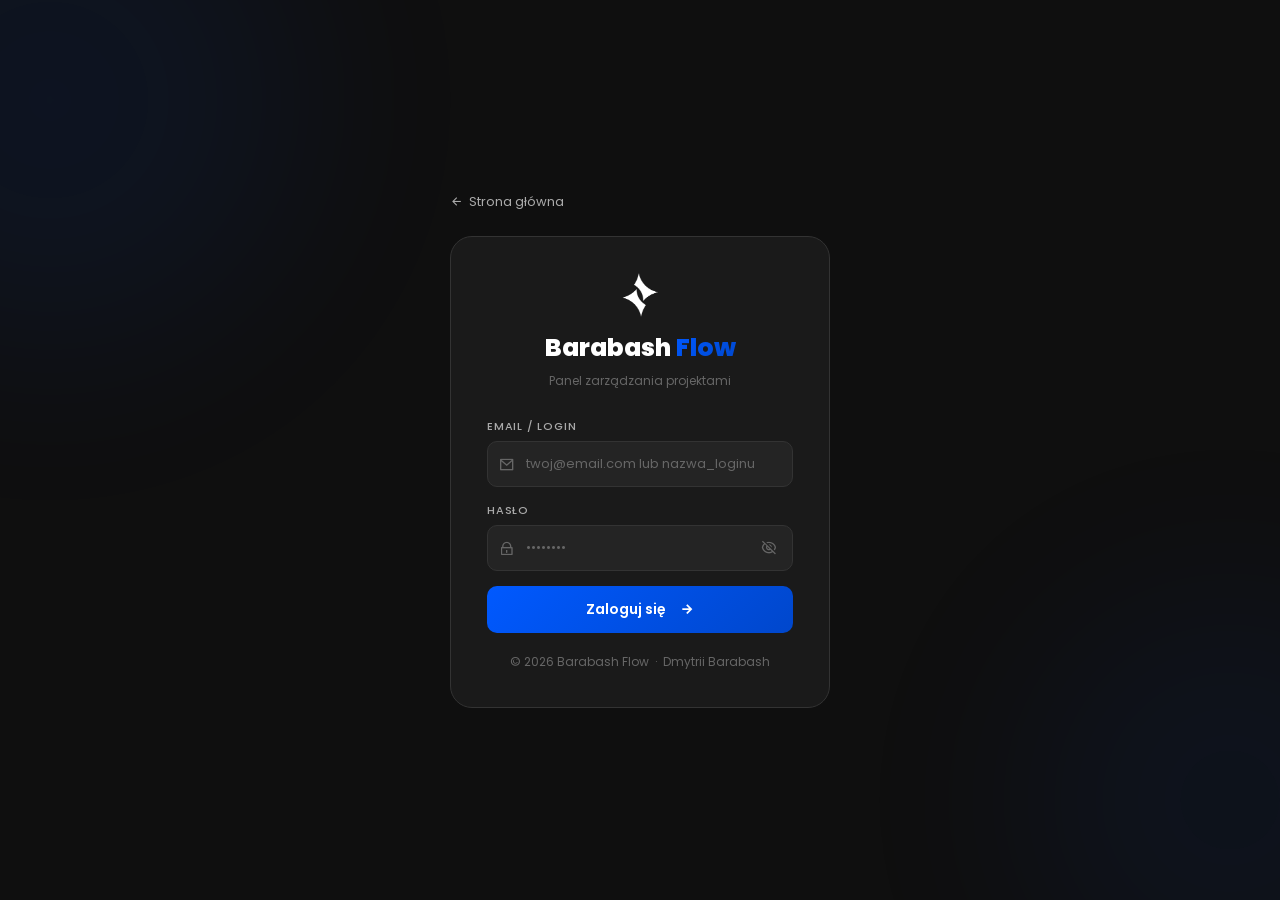
<file: login.html>
<!DOCTYPE html>
<html lang="pl">
<head>
<meta charset="utf-8"><meta name="viewport" content="width=device-width,initial-scale=1">
<title>Logowanie — Barabash Flow</title>
<link rel="shortcut icon" href="assets/images/favicon.png">
<link rel="preconnect" href="https://fonts.googleapis.com">
<link rel="preconnect" href="https://fonts.gstatic.com" crossorigin>
<link href="https://fonts.googleapis.com/css2?family=Poppins:wght@400;500;600;700;800&display=swap" rel="stylesheet">
<link rel="stylesheet" href="assets/fonts/remixicon.css">
<style>
*,*::before,*::after{box-sizing:border-box;margin:0;padding:0}
:root{--a:#0059FF;--a2:#0047cc;--bg:#0f0f0f;--bg2:#1a1a1a;--bg3:#242424;--bd:#333;--t:#fff;--t2:#aaa;--t3:#666;--red:#f87171}
body{background:var(--bg);color:var(--t);font-family:'Poppins',sans-serif;min-height:100vh;display:flex;align-items:center;justify-content:center;overflow:hidden}
.blobs{position:fixed;inset:0;pointer-events:none}
.blob{position:absolute;border-radius:50%;filter:blur(90px);opacity:.1}
.b1{width:600px;height:600px;top:-200px;left:-250px;background:radial-gradient(var(--a),transparent);animation:f1 12s ease-in-out infinite}
.b2{width:500px;height:500px;bottom:-150px;right:-200px;background:radial-gradient(var(--a2),transparent);animation:f2 14s ease-in-out infinite}
@keyframes f1{0%,100%{transform:translate(0,0)}50%{transform:translate(50px,40px)}}
@keyframes f2{0%,100%{transform:translate(0,0)}50%{transform:translate(-40px,-30px)}}
@keyframes spin{to{transform:rotate(360deg)}}
@keyframes shake{0%,100%{transform:translateX(0)}25%{transform:translateX(-7px)}75%{transform:translateX(7px)}}
.wrap{position:relative;z-index:1;width:100%;max-width:420px;padding:20px}
.back{display:flex;align-items:center;gap:6px;color:var(--t2);font-size:13px;margin-bottom:24px;transition:color .2s;text-decoration:none}
.back:hover{color:var(--t)}
.box{background:var(--bg2);border:1px solid var(--bd);border-radius:22px;padding:36px;position:relative;overflow:hidden}
.box::before{content:'';position:absolute;top:-1px;left:15%;right:15%;height:1px;background:linear-gradient(90deg,transparent,rgba(0,89,255,.6),transparent)}
.logo{text-align:center;margin-bottom:28px}
.logo img{height:44px;display:block;margin:0 auto 12px}
.logo-name{font-size:25px;font-weight:800}
.logo-name span{background:linear-gradient(135deg,var(--a),var(--a2));-webkit-background-clip:text;-webkit-text-fill-color:transparent}
.logo-sub{font-size:12px;color:var(--t3);margin-top:5px}
.fg{margin-bottom:15px}
.lbl{display:block;font-size:11px;color:var(--t2);margin-bottom:6px;text-transform:uppercase;letter-spacing:.8px;font-weight:500}
.iw{position:relative}
.ii{position:absolute;left:12px;top:50%;transform:translateY(-50%);color:var(--t3);font-size:16px;pointer-events:none}
.inp{width:100%;padding:12px 12px 12px 38px;background:var(--bg3);border:1px solid var(--bd);border-radius:10px;color:var(--t);font-size:13px;font-family:inherit;outline:none;transition:border-color .2s}
.inp:focus{border-color:var(--a);box-shadow:0 0 0 3px rgba(0,89,255,.1)}
.inp::placeholder{color:var(--t3)}
.eye{position:absolute;right:12px;top:50%;transform:translateY(-50%);background:none;border:none;color:var(--t3);cursor:pointer;font-size:16px;padding:4px;transition:color .2s}
.eye:hover{color:var(--t2)}
.btn{width:100%;padding:13px;background:linear-gradient(135deg,var(--a),var(--a2));color:#fff;border:none;border-radius:10px;font-size:14px;font-weight:600;cursor:pointer;display:flex;align-items:center;justify-content:center;gap:8px;font-family:inherit;margin-top:8px;transition:all .3s}
.btn:hover:not(:disabled){opacity:.88;transform:translateY(-1px)}
.btn:disabled{opacity:.45;cursor:not-allowed;transform:none}
.err{background:rgba(248,113,113,.1);border:1px solid rgba(248,113,113,.3);border-radius:10px;padding:10px 13px;font-size:13px;color:var(--red);margin-bottom:15px;display:none;gap:8px;align-items:flex-start}
.err.show{display:flex;animation:shake .3s ease}
.ft{text-align:center;margin-top:20px;font-size:12px;color:var(--t3)}
.sp{animation:spin .65s linear infinite;display:inline-block}
</style>
</head>
<body>
<div class="blobs"><div class="blob b1"></div><div class="blob b2"></div></div>
<div class="wrap">
  <a href="index.html" class="back"><i class="ri-arrow-left-line"></i> Strona główna</a>
  <div class="box">
    <div class="logo">
      <img src="assets/images/logo.png" alt="" onerror="this.style.display='none'">
      <div class="logo-name">Barabash <span>Flow</span></div>
      <div class="logo-sub">Panel zarządzania projektami</div>
    </div>
    <div class="err" id="err"><i class="ri-error-warning-line" style="flex-shrink:0;margin-top:1px"></i><span id="errTxt"></span></div>
    <form id="form">
      <div class="fg"><label class="lbl">Email / Login</label><div class="iw"><i class="ri-mail-line ii"></i><input class="inp" id="email" type="text" placeholder="twoj@email.com lub nazwa_loginu" autocomplete="username" required></div></div>
      <div class="fg"><label class="lbl">Hasło</label><div class="iw"><i class="ri-lock-line ii"></i><input class="inp" id="pass" type="password" placeholder="••••••••" autocomplete="current-password" required><button type="button" class="eye" id="eye"><i class="ri-eye-off-line"></i></button></div></div>
      <button type="submit" class="btn" id="btn">Zaloguj się &nbsp;<i class="ri-arrow-right-line"></i></button>
    </form>
    <div class="ft">© 2026 Barabash Flow &nbsp;·&nbsp; Dmytrii Barabash</div>
  </div>
</div>
<script>
const EDGE='https://ztcyhlitwwganjhgbbtm.supabase.co/functions/v1';
const SESSION_MS = 15*24*60*60*1000; // 15 days

// Check existing valid session — use real JWT expiry OR refresh token presence
(()=>{
  const t = localStorage.getItem('bf_token');
  const rt = localStorage.getItem('bf_refresh');
  const r = localStorage.getItem('bf_role');
  if (!t || !r) return;
  // If we have a refresh token, session is recoverable — let panel.js handle refresh
  if (rt) {
    location.replace(r === 'admin' ? 'admin.html' : 'client.html');
    return;
  }
  // No refresh token — check JWT directly
  try {
    const exp = JSON.parse(atob(t.split('.')[1].replace(/-/g,'+').replace(/_/g,'/'))).exp * 1000;
    if (Date.now() < exp) location.replace(r === 'admin' ? 'admin.html' : 'client.html');
  } catch(_) {}
})();

document.getElementById('eye').onclick=function(){const i=document.getElementById('pass'),on=i.type==='password';i.type=on?'text':'password';this.querySelector('i').className=on?'ri-eye-line':'ri-eye-off-line';};
function showErr(m){document.getElementById('errTxt').textContent=m;document.getElementById('err').classList.add('show');}
function hideErr(){document.getElementById('err').classList.remove('show');}

document.getElementById('form').addEventListener('submit',async function(e){
  e.preventDefault();hideErr();
  const btn=document.getElementById('btn');
  let email=document.getElementById('email').value.trim();
  const pass=document.getElementById('pass').value;
  if(email.toLowerCase()==='admin') email='admin@barabashflow.pl';
  btn.disabled=true;btn.innerHTML='<span class="sp"><i class="ri-loader-4-line"></i></span>&nbsp;Logowanie...';
  try{
    const r=await fetch(EDGE+'/login',{method:'POST',headers:{'Content-Type':'application/json'},body:JSON.stringify({email,password:pass})});
    const d=await r.json();
    if(!r.ok||d.error){
      showErr(d.error&&(d.error.toLowerCase().includes('invalid')||d.error.toLowerCase().includes('credentials'))
        ?'Nieprawidłowy email lub hasło.':'Błąd: '+(d.error||r.status));
      return;
    }
    const p=d.profile;
    localStorage.setItem('bf_token',   d.access_token);
    localStorage.setItem('bf_refresh', d.refresh_token || '');
    localStorage.setItem('bf_uid',     d.user_id);
    localStorage.setItem('bf_role',    p.role);
    localStorage.setItem('bf_name',    p.display_name||email.split('@')[0]);
    localStorage.setItem('bf_email',   p.email);
    localStorage.removeItem('bf_exp'); // no longer used
    location.replace(p.role==='admin'?'admin.html':'client.html');
  }catch(ex){console.error(ex);showErr('Błąd połączenia. Sprawdź internet.');}
  finally{btn.disabled=false;btn.innerHTML='Zaloguj się &nbsp;<i class="ri-arrow-right-line"></i>';}
});
</script>
</body>
</html>
</file>
<file: panel.css>
/* BARABASH FLOW — Panel CSS v4 */
*,*::before,*::after{box-sizing:border-box;margin:0;padding:0}
:root{
  --a:#0059FF;--a2:#0047cc;--a3:#0341a0;
  --green:#4ade80;--yellow:#fbbf24;--red:#f87171;--blue:#60a5fa;
  --bg:#0f0f0f;--bg2:#1a1a1a;--bg3:#222;--bg4:#2a2a2a;--bg5:#333;
  --border:#252525;--border2:#333;--border3:#3a3a3a;
  --t:#fff;--t2:#bbb;--t3:#777;--t4:#444;
  --sidebar:240px;
}
html,body{height:100%;font-family:'Poppins','Segoe UI',Arial,sans-serif;background:var(--bg);color:var(--t);font-size:14px;line-height:1.5;-webkit-font-smoothing:antialiased}
a{color:inherit;text-decoration:none}
button,input,select,textarea{font-family:inherit}
::-webkit-scrollbar{width:5px;height:5px}
::-webkit-scrollbar-track{background:transparent}
::-webkit-scrollbar-thumb{background:var(--border3);border-radius:3px}
::placeholder{color:var(--t3)}

/* PRELOADER */
/* ── PRELOADER ─────────────────────────────────── */
.preloader {
  position: fixed; inset: 0; z-index: 9999;
  background: var(--bg);
  display: flex; align-items: center; justify-content: center;
  transition: opacity .6s cubic-bezier(.4,0,.2,1), visibility .6s;
  overflow: hidden;
}
.preloader.hidden { opacity: 0; visibility: hidden; pointer-events: none; }

/* Ambient glow background */
.pre-bg-glow {
  position: absolute; inset: 0; pointer-events: none;
  background:
    radial-gradient(ellipse 60% 50% at 50% 0%, rgba(0,89,255,.12) 0%, transparent 70%),
    radial-gradient(ellipse 40% 40% at 80% 80%, rgba(4,26,83,.08) 0%, transparent 60%);
}

.pre-content {
  position: relative; z-index: 1;
  display: flex; flex-direction: column; align-items: center; gap: 0;
}

/* Logo ring */
.pre-logo-wrap {
  position: relative; width: 88px; height: 88px;
  display: flex; align-items: center; justify-content: center;
  margin-bottom: 24px;
}
.pre-logo-ring {
  position: absolute; inset: 0; border-radius: 50%;
  border: 1.5px solid transparent;
  background: linear-gradient(var(--bg), var(--bg)) padding-box,
              linear-gradient(135deg, #0059FF, #041A53, #0059FF) border-box;
  animation: preRingSpin 2.5s linear infinite;
}
.pre-logo-ring2 {
  inset: 7px;
  animation-duration: 1.8s;
  animation-direction: reverse;
  opacity: .5;
}
@keyframes preRingSpin {
  to { transform: rotate(360deg); }
}
.pre-logo-icon {
  position: relative; z-index: 1;
  width: 60px; height: 60px;
  border-radius: 18px;
  display: flex; align-items: center; justify-content: center;
  background: var(--bg2);
  box-shadow: 0 0 0 1px rgba(0,89,255,.2), 0 8px 32px rgba(0,0,0,.4);
  animation: preLogoIn .5s cubic-bezier(.34,1.3,.64,1) both;
}
@keyframes preLogoIn {
  from { opacity:0; transform:scale(.7); }
  to   { opacity:1; transform:scale(1); }
}

/* Brand text */
.pre-brand {
  font-size: 22px; font-weight: 800; letter-spacing: -.3px;
  color: var(--t1);
  animation: preTextIn .5s .15s ease both;
}
.pre-brand span {
  background: linear-gradient(135deg, #0059FF, #041A53);
  -webkit-background-clip: text; -webkit-text-fill-color: transparent;
}
.pre-tagline {
  font-size: 12px; color: var(--t3); margin-top: 4px; margin-bottom: 28px;
  letter-spacing: .5px; text-transform: uppercase;
  animation: preTextIn .5s .25s ease both;
}
@keyframes preTextIn {
  from { opacity:0; transform:translateY(8px); }
  to   { opacity:1; transform:translateY(0); }
}

/* Progress bar */
.pre-track {
  width: 200px; height: 2px;
  background: rgba(255,255,255,.06);
  border-radius: 100px; overflow: hidden; position: relative;
  animation: preTextIn .4s .3s ease both;
}
.pre-bar {
  height: 100%; width: 0;
  background: linear-gradient(90deg, #0059FF, #041A53);
  border-radius: 100px;
  transition: width .08s linear;
  position: relative; z-index: 1;
}
.pre-bar-glow {
  position: absolute; top: -4px; left: 0; height: 10px;
  background: linear-gradient(90deg, rgba(0,89,255,.6), rgba(4,26,83,.4));
  border-radius: 100px; filter: blur(4px);
  width: 0; transition: width .08s linear; pointer-events: none;
}

/* Animated dots */
.pre-dots {
  display: flex; gap: 6px; margin-top: 20px;
  animation: preTextIn .4s .4s ease both;
}
.pre-dot {
  width: 5px; height: 5px; border-radius: 50%;
  background: var(--a); opacity: .3;
  animation: preDotPulse 1.2s ease-in-out infinite;
}
.pre-dot:nth-child(2) { animation-delay: .2s; }
.pre-dot:nth-child(3) { animation-delay: .4s; }
@keyframes preDotPulse {
  0%, 100% { opacity: .3; transform: scale(1); }
  50%       { opacity: 1;  transform: scale(1.4); }
}


/* LAYOUT */
.layout{display:flex;height:100vh;overflow:hidden}

/* SIDEBAR */
.sidebar{width:var(--sidebar);background:var(--bg2);border-right:1px solid var(--border);display:flex;flex-direction:column;flex-shrink:0;z-index:200;transition:transform .3s cubic-bezier(.4,0,.2,1)}
.sidebar-top{padding:16px 12px 14px;border-bottom:1px solid var(--border);display:flex;align-items:center;gap:10px}
.sidebar-top img{height:28px;width:28px;object-fit:contain;flex-shrink:0}
.sidebar-top .brand{font-size:12px;font-weight:700;color:var(--t2);flex:1}
/* Close button — shown on mobile */
.sidebar-close{background:none;border:none;color:var(--t3);font-size:18px;cursor:pointer;width:30px;height:30px;border-radius:8px;display:none;align-items:center;justify-content:center;flex-shrink:0;transition:all .2s}
.sidebar-close:hover{background:var(--bg3);color:var(--t)}
.sidebar-nav{flex:1;padding:10px 8px;overflow-y:auto;display:flex;flex-direction:column;gap:1px}
.nav-link{display:flex;align-items:center;gap:10px;padding:9px 11px;border-radius:10px;color:var(--t3);font-size:13px;font-weight:500;cursor:pointer;transition:all .18s;position:relative;user-select:none}
.nav-link i{font-size:17px;flex-shrink:0}
.nav-link:hover{background:var(--bg3);color:var(--t2)}
.nav-link.active{background:rgba(0,89,255,.12);color:var(--a)}
.nav-link.active i{color:var(--a)}
.nav-badge{margin-left:auto;background:var(--a);color:#fff;font-size:10px;font-weight:700;min-width:18px;height:18px;padding:0 5px;border-radius:99px;display:none;align-items:center;justify-content:center}
.nav-badge.show{display:flex}
.sidebar-bottom{padding:10px 8px 14px;border-top:1px solid var(--border)}
.user-card{display:flex;align-items:center;gap:10px;padding:10px 11px;background:var(--bg3);border-radius:11px;margin-bottom:8px;overflow:hidden}
.user-av{width:34px;height:34px;border-radius:50%;background:linear-gradient(135deg,var(--a3),var(--a));display:flex;align-items:center;justify-content:center;font-size:13px;font-weight:700;flex-shrink:0;overflow:hidden;color:#fff}
.user-av img{width:100%;height:100%;object-fit:cover}
.user-info{overflow:hidden;flex:1}
.user-name{font-size:12px;font-weight:600;white-space:nowrap;overflow:hidden;text-overflow:ellipsis}
.user-role{font-size:10px;color:var(--t3);margin-top:1px}
.btn-logout{width:100%;padding:8px;background:transparent;border:1px solid var(--border2);border-radius:10px;color:var(--t3);font-size:12px;cursor:pointer;transition:all .2s;display:flex;align-items:center;justify-content:center;gap:6px;font-family:inherit}
.btn-logout:hover{background:rgba(248,113,113,.08);border-color:var(--red);color:var(--red)}

/* Sidebar overlay on mobile */
.sidebar-overlay{display:none;position:fixed;inset:0;background:rgba(0,0,0,.6);z-index:199}
.sidebar-overlay.show{display:block}

/* MAIN */
.main{flex:1;display:flex;flex-direction:column;overflow:hidden;min-width:0}
.topbar{background:var(--bg2);border-bottom:1px solid var(--border);padding:0 20px;height:56px;display:flex;align-items:center;gap:12px;flex-shrink:0}
.menu-btn{background:none;border:none;color:var(--t3);font-size:20px;cursor:pointer;width:34px;height:34px;border-radius:9px;display:none;align-items:center;justify-content:center;transition:all .2s;flex-shrink:0}
.menu-btn:hover{background:var(--bg3);color:var(--t)}
.topbar-title{font-size:15px;font-weight:700}
.topbar-sub{font-size:11px;color:var(--t3);margin-top:1px}
.topbar-actions{margin-left:auto;display:flex;gap:8px;align-items:center}
.content{flex:1;overflow-y:auto;padding:20px}

/* BUTTONS */
.btn{display:inline-flex;align-items:center;gap:6px;padding:8px 15px;border-radius:10px;font-size:13px;font-weight:600;cursor:pointer;border:none;transition:all .2s;font-family:inherit;white-space:nowrap;line-height:1}
.btn-primary{background:linear-gradient(135deg,var(--a),var(--a2));color:#fff}
.btn-primary:hover:not(:disabled){opacity:.85;transform:translateY(-1px);box-shadow:0 6px 20px rgba(0,89,255,.25)}
.btn-outline{background:transparent;color:var(--t2);border:1px solid var(--border2)}
.btn-outline:hover:not(:disabled){background:var(--bg3);color:var(--t)}
.btn-sm{padding:6px 11px;font-size:12px;border-radius:8px}
.btn-ghost{background:transparent;color:var(--t3);border:none;padding:6px 10px}
.btn-ghost:hover{background:var(--bg3);color:var(--t2)}
.btn-danger{background:rgba(248,113,113,.1);color:var(--red);border:1px solid rgba(248,113,113,.25)}
.btn:disabled{opacity:.4;cursor:not-allowed;transform:none!important;box-shadow:none!important}
@keyframes spin{to{transform:rotate(360deg)}}
.spin{animation:spin .6s linear infinite;display:inline-block}

/* FORMS */
.form-group{margin-bottom:14px}
.form-label{display:block;font-size:11px;color:var(--t2);margin-bottom:6px;text-transform:uppercase;letter-spacing:.7px;font-weight:500}
.form-control{width:100%;padding:10px 13px;background:var(--bg3);border:1px solid var(--border2);border-radius:10px;color:var(--t);font-size:13px;outline:none;transition:border-color .2s;resize:vertical}
.form-control:focus{border-color:var(--a);box-shadow:0 0 0 3px rgba(0,89,255,.1)}
select.form-control{cursor:pointer}
select.form-control option{background:var(--bg3)}
.form-err{font-size:12px;color:var(--red);margin-top:6px;min-height:16px}

/* CARDS */
.card{background:var(--bg2);border:1px solid var(--border);border-radius:16px;padding:18px}
.card-header{display:flex;align-items:center;gap:10px;margin-bottom:16px}
.card-title{font-size:15px;font-weight:700}

/* STATS */
.stats-grid{display:grid;grid-template-columns:repeat(3,1fr);gap:14px;margin-bottom:20px}
.stat-card{background:var(--bg2);border:1px solid var(--border);border-radius:16px;padding:22px 18px;text-align:center}
.stat-n{font-size:36px;font-weight:800;background:linear-gradient(135deg,var(--a),var(--a2));-webkit-background-clip:text;-webkit-text-fill-color:transparent;line-height:1}
.stat-l{font-size:12px;color:var(--t3);margin-top:6px;font-weight:500}

/* GRIDS */
.grid-2{display:grid;grid-template-columns:1fr 1fr;gap:16px}

/* BADGES */
.badge{display:inline-flex;align-items:center;padding:3px 10px;border-radius:20px;font-size:11px;font-weight:600;text-transform:uppercase;letter-spacing:.4px}
.badge-active,.badge-open{background:rgba(74,222,128,.1);color:var(--green);border:1px solid rgba(74,222,128,.2)}
.badge-completed{background:rgba(96,165,250,.1);color:var(--blue);border:1px solid rgba(96,165,250,.2)}
.badge-paused{background:rgba(251,191,36,.1);color:var(--yellow);border:1px solid rgba(251,191,36,.2)}
.badge-archived{background:rgba(156,163,175,.1);color:#9ca3af;border:1px solid rgba(156,163,175,.15)}

/* LIST ITEMS */
.list-item{display:flex;align-items:center;gap:12px;padding:11px;border-radius:11px;cursor:pointer;transition:background .15s;border-bottom:1px solid var(--border)}
.list-item:last-child{border-bottom:none}
.list-item:hover{background:var(--bg3)}
.item-av{width:36px;height:36px;border-radius:50%;background:linear-gradient(135deg,#03318a,var(--a));display:flex;align-items:center;justify-content:center;font-size:14px;font-weight:700;flex-shrink:0;color:#fff;overflow:hidden}
.item-av img{width:100%;height:100%;object-fit:cover}
.item-info{flex:1;min-width:0}
.item-name{font-size:13px;font-weight:600;white-space:nowrap;overflow:hidden;text-overflow:ellipsis}
.item-sub{font-size:11px;color:var(--t3);margin-top:2px;white-space:nowrap;overflow:hidden;text-overflow:ellipsis}
.item-time{font-size:11px;color:var(--t3);flex-shrink:0}
.item-arrow{color:var(--t4);font-size:16px;flex-shrink:0}

/* PROJECT CARDS */
.proj-card{display:flex;align-items:center;gap:12px;padding:13px 15px;background:var(--bg2);border:1px solid var(--border);border-radius:13px;cursor:pointer;transition:all .2s;margin-bottom:10px;position:relative}
.proj-card:hover{background:var(--bg3);border-color:var(--a);transform:translateX(3px)}
.proj-icon{font-size:20px;flex-shrink:0}
.proj-info{flex:1;min-width:0}
.proj-name{font-size:13px;font-weight:600}
.proj-meta{font-size:11px;color:var(--t3);margin-top:2px;white-space:nowrap;overflow:hidden;text-overflow:ellipsis}
.proj-notif{position:absolute;top:8px;right:42px;background:var(--a);color:#fff;font-size:10px;font-weight:700;min-width:18px;height:18px;padding:0 5px;border-radius:99px;display:none;align-items:center;justify-content:center}
.proj-notif.show{display:flex}

/* ORDER CARD */
.order-card{background:var(--bg2);border:1px solid var(--border);border-radius:13px;padding:15px;margin-bottom:12px;border-left:3px solid transparent}
.order-card.open{border-left-color:var(--green)}
.order-card.completed{border-left-color:var(--blue);opacity:.65}

/* TABS */
.tabs{display:flex;gap:3px;background:var(--bg2);border:1px solid var(--border);border-radius:12px;padding:4px;margin-bottom:16px}
.tab-btn{flex:1;padding:8px;background:transparent;border:none;border-radius:9px;color:var(--t3);font-size:13px;font-weight:500;cursor:pointer;transition:all .2s;font-family:inherit}
.tab-btn.active{background:var(--bg4);color:var(--t);font-weight:600}
.tab-pane{display:none}
.tab-pane.active{display:block}

/* POSTS */
.post-card{background:var(--bg2);border:1px solid var(--border);border-radius:13px;padding:15px;margin-bottom:13px}
.post-head{display:flex;align-items:flex-start;gap:11px;margin-bottom:11px}
.post-ico{font-size:20px;flex-shrink:0;margin-top:2px}
.post-title{font-size:14px;font-weight:600}
.post-date{font-size:11px;color:var(--t3);margin-top:3px}
.post-body{font-size:13px;color:var(--t2);line-height:1.7;margin-bottom:10px;white-space:pre-wrap;word-break:break-word}
.post-link{display:inline-flex;align-items:center;gap:6px;color:var(--a);font-size:13px;margin-bottom:10px;word-break:break-all}

/* FILE PREVIEW */
.file-preview{margin-bottom:12px}
.img-thumb{width:100%;max-height:280px;object-fit:cover;border-radius:10px;cursor:pointer;display:block}
.img-thumb:hover{opacity:.9}
.pdf-preview{display:flex;align-items:center;gap:10px;padding:12px;background:var(--bg3);border-radius:10px;border:1px solid var(--border2);flex-wrap:wrap}
.pdf-icon{font-size:26px}
.pdf-name{font-size:13px;font-weight:500;flex:1;overflow:hidden;text-overflow:ellipsis;white-space:nowrap;min-width:80px}
.file-chip{display:inline-flex;align-items:center;gap:8px;padding:10px 14px;background:var(--bg3);border-radius:10px;border:1px solid var(--border2);font-size:13px;font-weight:500;flex-wrap:wrap}
.file-chip i{font-size:18px;color:var(--t)}

/* UPLOAD */
.upload-area{border:2px dashed var(--border2);border-radius:12px;padding:20px;text-align:center;cursor:pointer;transition:all .2s;background:var(--bg3);position:relative}
.upload-area:hover{border-color:var(--a);background:rgba(0,89,255,.04)}
.upload-area input[type=file]{position:absolute;inset:0;opacity:0;cursor:pointer;width:100%;height:100%}
.upload-area i{font-size:28px;color:var(--t3);margin-bottom:6px;display:block}
.upload-area p{font-size:13px;color:var(--t3)}
.upload-area span{font-size:11px;color:var(--t4);margin-top:4px;display:block}
.upload-progress{margin-top:10px;height:4px;background:var(--border2);border-radius:2px;overflow:hidden;display:none}
.upload-progress.show{display:block}
.upload-progress-bar{height:100%;width:0;background:linear-gradient(90deg,var(--a),var(--a2));transition:width .3s}

/* LIGHTBOX */
.lightbox{position:fixed;inset:0;background:rgba(0,0,0,.93);z-index:9000;display:none;align-items:center;justify-content:center}
.lightbox.open{display:flex}
.lightbox img{max-width:92vw;max-height:88vh;border-radius:10px;object-fit:contain}
.lightbox iframe{width:92vw;height:88vh;border:none;border-radius:10px;background:#fff}
.lightbox-close{position:absolute;top:18px;right:18px;background:rgba(255,255,255,.1);border:none;color:#fff;font-size:22px;cursor:pointer;width:42px;height:42px;border-radius:50%;display:flex;align-items:center;justify-content:center;transition:background .2s}
.lightbox-close:hover{background:rgba(255,255,255,.2)}
#lb-content{display:flex;align-items:center;justify-content:center;max-width:100%;max-height:100%}

/* COMMENTS */
.comments-section{margin-top:13px;padding-top:13px;border-top:1px solid var(--border)}
.comments-title{font-size:12px;font-weight:600;color:var(--t3);margin-bottom:10px}
.comment-item{display:flex;align-items:flex-start;gap:9px;margin-bottom:10px}
.comment-av{width:26px;height:26px;border-radius:50%;background:var(--bg4);display:flex;align-items:center;justify-content:center;font-size:10px;font-weight:700;flex-shrink:0;color:var(--a)}
.comment-body{flex:1;background:var(--bg3);border-radius:10px;padding:7px 11px}
.comment-author{font-size:11px;font-weight:600;color:var(--t2);margin-bottom:3px}
.comment-text{font-size:13px;color:var(--t);line-height:1.5}
.comment-form{display:flex;gap:8px;margin-top:10px}
.comment-form .form-control{border-radius:9px;padding:8px 12px}

/* CHAT */
.chat-wrap{display:flex;flex-direction:column;height:520px}
.chat-msgs{flex:1;overflow-y:auto;padding:16px;display:flex;flex-direction:column;gap:12px}
.msg{display:flex;align-items:flex-end;gap:8px;max-width:76%}
.msg.mine{align-self:flex-end;flex-direction:row-reverse}
.msg-av{width:30px;height:30px;border-radius:50%;display:flex;align-items:center;justify-content:center;font-size:12px;font-weight:700;flex-shrink:0;overflow:hidden;color:#fff;background:linear-gradient(135deg,#03318a,var(--a))}
.msg-av img{width:30px;height:30px;border-radius:50%;object-fit:cover;display:block}
.msg-content{display:flex;flex-direction:column;gap:2px}
.msg.mine .msg-content{align-items:flex-end}
.msg-sender{font-size:10px;color:var(--t3);padding:0 4px}
.msg-bubble{background:var(--bg3);border:1px solid var(--border2);border-radius:14px;border-bottom-left-radius:4px;padding:9px 13px;font-size:13px;color:var(--t);word-break:break-word;line-height:1.55}
.msg.mine .msg-bubble{background:linear-gradient(135deg,rgba(0,89,255,.18),rgba(192,57,43,.12));border-color:rgba(0,89,255,.3);border-bottom-left-radius:14px;border-bottom-right-radius:4px}
.msg-time{font-size:10px;color:var(--t4);padding:0 4px;display:flex;align-items:center;gap:4px}
/* Read receipts */
.msg-reads{font-size:11px;color:var(--t4)}
.msg.mine .msg-reads.read{color:var(--a)}
.chat-system{text-align:center;font-size:11px;color:var(--t3);padding:4px 0;font-style:italic}
.chat-input-row{display:flex;gap:8px;padding:12px 14px;border-top:1px solid var(--border)}
.chat-input-row .form-control{border-radius:10px;padding:9px 12px;flex:1}

/* DOCS */
.doc-item{display:flex;align-items:center;gap:12px;padding:11px;background:var(--bg3);border-radius:11px;margin-bottom:8px;border:1px solid var(--border)}
.doc-icon{font-size:22px;flex-shrink:0}
.doc-info{flex:1;min-width:0}
.doc-name{font-size:13px;font-weight:500;white-space:nowrap;overflow:hidden;text-overflow:ellipsis}
.doc-meta{font-size:11px;color:var(--t3);margin-top:2px}
.doc-dl{width:30px;height:30px;background:var(--bg4);border-radius:8px;display:flex;align-items:center;justify-content:center;color:var(--t2);transition:all .2s;flex-shrink:0;text-decoration:none;border:none;cursor:pointer}
.doc-dl:hover{background:rgba(0,89,255,.15);color:var(--a)}

/* NOTIFICATIONS */
.notif-item{display:flex;gap:12px;padding:11px;border-radius:11px;border-bottom:1px solid var(--border)}
.notif-item:last-child{border-bottom:none}
.notif-item.unread{background:rgba(0,89,255,.05)}
.notif-dot{width:8px;height:8px;border-radius:50%;flex-shrink:0;margin-top:5px}
.notif-dot.new{background:var(--a)}
.notif-dot.read{background:var(--border2)}
.notif-text{flex:1;font-size:13px;color:var(--t2);line-height:1.5}
.notif-time{font-size:11px;color:var(--t3);white-space:nowrap;margin-top:2px}

/* MODAL */
.modal-backdrop{position:fixed;inset:0;background:rgba(0,0,0,.75);z-index:1000;display:none;align-items:center;justify-content:center;padding:20px;backdrop-filter:blur(6px)}
.modal-backdrop.open{display:flex;animation:fadein .2s ease}
.modal{background:var(--bg2);border:1px solid var(--border2);border-radius:18px;padding:26px;width:100%;max-width:460px;animation:slidein .2s ease}
.modal-title{font-size:16px;font-weight:700;margin-bottom:4px}
.modal-sub{font-size:12px;color:var(--t3);margin-bottom:20px}
.modal-actions{display:flex;gap:10px;justify-content:flex-end;margin-top:20px;flex-wrap:wrap}
@keyframes fadein{from{opacity:0}to{opacity:1}}
@keyframes slidein{from{transform:scale(.95);opacity:0}to{transform:scale(1);opacity:1}}

/* TOAST */
.toast{position:fixed;bottom:24px;right:24px;background:var(--bg3);border:1px solid var(--border2);border-radius:12px;padding:11px 15px;font-size:13px;color:var(--t);z-index:9998;display:flex;align-items:center;gap:8px;transform:translateY(80px);opacity:0;transition:all .3s cubic-bezier(.34,1.56,.64,1);box-shadow:0 8px 32px rgba(0,0,0,.5);max-width:300px;pointer-events:none}
.toast.show{transform:translateY(0);opacity:1}
.toast.success i{color:var(--green)}
.toast.error{border-color:rgba(248,113,113,.3)}
.toast.error i{color:var(--red)}

/* POPUP NOTIFICATIONS */
.notif-popup{position:fixed;top:16px;right:16px;z-index:8000;display:flex;flex-direction:column;gap:10px;pointer-events:none;max-width:320px}
.notif-popup-item{background:var(--bg2);border:1px solid var(--border2);border-radius:14px;padding:12px 14px;pointer-events:all;box-shadow:0 8px 32px rgba(0,0,0,.6);animation:popIn .35s cubic-bezier(.34,1.56,.64,1);display:flex;gap:10px;align-items:flex-start}
.notif-popup-item.removing{animation:popOut .3s ease forwards}
@keyframes popIn{from{transform:translateX(40px);opacity:0}to{transform:translateX(0);opacity:1}}
@keyframes popOut{to{transform:translateX(120%);opacity:0}}
.notif-popup-icon{width:34px;height:34px;border-radius:9px;background:linear-gradient(135deg,var(--a3),var(--a));display:flex;align-items:center;justify-content:center;font-size:14px;flex-shrink:0;overflow:hidden}
.notif-popup-icon img{width:34px;height:34px;object-fit:cover;border-radius:9px;display:block}
.notif-popup-body{flex:1;min-width:0}
.notif-popup-sender{font-size:12px;font-weight:700;color:var(--t);margin-bottom:2px}
.notif-popup-text{font-size:12px;color:var(--t2);line-height:1.4;overflow:hidden;display:-webkit-box;-webkit-line-clamp:2;-webkit-box-orient:vertical}
.notif-popup-btn{font-size:11px;color:var(--a);font-weight:600;margin-top:5px;cursor:pointer;display:inline-block}
.notif-popup-btn:hover{text-decoration:underline}
.notif-popup-close{background:none;border:none;color:var(--t3);cursor:pointer;font-size:14px;flex-shrink:0;padding:2px;line-height:1;transition:color .2s}
.notif-popup-close:hover{color:var(--t)}

/* EMPTY */
.empty{text-align:center;padding:48px 20px;color:var(--t3)}
.empty i{font-size:40px;margin-bottom:12px;display:block;opacity:.35}
.empty p{font-size:13px}

/* PAGE HEADER */
.page-header{display:flex;align-items:center;gap:12px;margin-bottom:20px;flex-wrap:wrap}
.page-header h2{font-size:17px;font-weight:700;flex:1}
.page-header .sub{font-size:11px;color:var(--t3);margin-top:2px}

/* ── MSG ANIMATION ─────────────────────── */
@keyframes msgSlideIn{
  from{opacity:0;transform:translateY(10px) scale(.97)}
  to  {opacity:1;transform:translateY(0)    scale(1)}
}
@keyframes msgSlideInMine{
  from{opacity:0;transform:translateX(12px) scale(.97)}
  to  {opacity:1;transform:translateX(0)    scale(1)}
}
.msg-entering{opacity:0;transform:translateY(10px) scale(.97)}
.msg-entered{animation:msgSlideIn .25s cubic-bezier(.34,1.15,.64,1) forwards}
.msg.mine.msg-entered{animation:msgSlideInMine .25s cubic-bezier(.34,1.15,.64,1) forwards}

/* ── CHAT LINK ──────────────────────────── */
.chat-link{color:var(--a);text-decoration:underline;text-underline-offset:2px;word-break:break-all}
.chat-link:hover{opacity:.8}

/* ── CHAT FILE CHIP ─────────────────────── */
.chat-file-chip{display:flex;align-items:center;gap:10px;background:rgba(255,255,255,.06);border:1px solid var(--border2);border-radius:10px;padding:10px 12px;margin-top:4px;min-width:180px;max-width:260px}
.msg.mine .chat-file-chip{background:rgba(255,255,255,.08);border-color:rgba(0,89,255,.25)}
.chat-file-info{flex:1;min-width:0}
.chat-file-name{font-size:12px;font-weight:600;white-space:nowrap;overflow:hidden;text-overflow:ellipsis}
.chat-file-size{font-size:10px;color:var(--t3);margin-top:2px}

/* ── CHAT IMAGE ATTACHMENT ──────────────── */
.chat-img-attachment{max-width:240px;max-height:200px;border-radius:10px;object-fit:cover;display:block;cursor:pointer;transition:opacity .15s}
.chat-img-attachment:hover{opacity:.9}

/* ── CHAT ATTACH BUTTON ─────────────────── */
.chat-attach-btn{color:var(--t3)!important;flex-shrink:0}
.chat-attach-btn:hover{color:var(--a)!important;background:rgba(0,89,255,.08)!important}

/* ── TYPING INDICATOR ───────────────────── */
#chat-typing{padding:4px 16px 8px;min-height:28px}
.typing-indicator{display:inline-flex;align-items:center;gap:8px;font-size:12px;color:var(--t3)}
.typing-dots{display:inline-flex;gap:3px;align-items:center;margin-left:2px}
.typing-dots span{width:5px;height:5px;border-radius:50%;background:var(--t3);display:block;animation:typingBounce 1.2s ease-in-out infinite}
.typing-dots span:nth-child(1){animation-delay:0s}
.typing-dots span:nth-child(2){animation-delay:.2s}
.typing-dots span:nth-child(3){animation-delay:.4s}
@keyframes typingBounce{
  0%,60%,100%{transform:translateY(0);opacity:.5}
  30%{transform:translateY(-5px);opacity:1}
}

/* ── FILE UPLOAD PREVIEW ────────────────── */
.chat-file-preview{padding:8px 14px;background:var(--bg3);border-top:1px solid var(--border);display:none;align-items:center;gap:10px;font-size:12px}
.chat-file-preview.show{display:flex}
.chat-file-preview-name{flex:1;overflow:hidden;text-overflow:ellipsis;white-space:nowrap;color:var(--t2)}
.chat-file-preview-cancel{background:none;border:none;color:var(--t3);cursor:pointer;font-size:16px;flex-shrink:0}
.chat-file-preview-cancel:hover{color:var(--red)}

/* MOBILE */
@media(max-width:768px){
  .sidebar{position:fixed;top:0;left:0;bottom:0;transform:translateX(-100%)}
  .sidebar.open{transform:translateX(0);box-shadow:4px 0 24px rgba(0,0,0,.5)}
  .sidebar-close{display:flex}
  .menu-btn{display:flex}
  .stats-grid{grid-template-columns:1fr 1fr}
  .grid-2{grid-template-columns:1fr}
  .chat-wrap{height:420px}
  .msg{max-width:90%}
  .content{padding:14px}
  .notif-popup{top:10px;right:10px;max-width:calc(100vw - 20px)}

  /* ── TOPBAR ── */
  .topbar{padding:0 12px;height:auto;min-height:52px;flex-wrap:nowrap;gap:8px}
  .topbar-title{font-size:14px}
  .topbar-sub{font-size:10px}
  .topbar-actions{gap:6px;flex-shrink:0}
  .topbar-actions .btn{padding:7px 10px;font-size:12px}
  .topbar-actions .btn i{font-size:13px}

  /* ── PAGE HEADER (project/client headers) ── */
  .page-header{flex-wrap:wrap;gap:8px;padding:10px 0}
  .page-header>div:last-child{width:100%;display:flex;gap:6px;flex-wrap:wrap}
  .page-header .btn{padding:7px 10px;font-size:12px;flex-shrink:0}
  .page-header h2{font-size:17px}

  /* ── TABS ── */
  .tabs{overflow-x:auto;-webkit-overflow-scrolling:touch;scrollbar-width:none;padding-bottom:2px}
  .tabs::-webkit-scrollbar{display:none}
  .tab-btn{white-space:nowrap;padding:8px 12px;font-size:12px;flex-shrink:0}
}
/* ── PAGE HEADER MOBILE FIX ── */
@media(max-width:640px){
  .page-header{display:flex;flex-direction:column;align-items:flex-start;gap:10px;padding:10px 0 6px}
  .page-header>div:first-child+div{font-size:13px}
  /* Button row — horizontal scroll */
  .page-header-btns{display:flex;gap:6px;overflow-x:auto;-webkit-overflow-scrolling:touch;scrollbar-width:none;padding-bottom:2px;width:100%;flex-wrap:nowrap;align-items:center}
  .page-header-btns::-webkit-scrollbar{display:none}
  .page-header-btns .btn{white-space:nowrap;flex-shrink:0;padding:7px 10px;font-size:12px}
  .page-header-btns .badge{flex-shrink:0}
  /* Content padding */
  .content{padding:10px}
  .tabs{gap:0}
  .tab-btn{padding:8px 10px;font-size:11px}
}
/* Hide button text on very small screens — show only icons */
@media(max-width:400px){
  .btn-text{display:none}
}

/* ── CALENDAR ─────────────────────────── */
#cal-grid{border:1px solid var(--border);border-radius:0 0 12px 12px;overflow:hidden}
#cal-grid>div:hover:not([style*="opacity"]){background:var(--bg3)!important}
.cal-dot{animation:fadein .3s ease}

/* ── SCHEDULED NOTIFICATION CONTAINERS ── */
#sn-card-container{max-height:calc(100vh - 32px);overflow-y:auto;overflow-x:hidden}
#sn-card-container::-webkit-scrollbar{display:none}
@media(max-width:480px){
  #sn-card-container{top:8px;right:8px;width:calc(100vw - 16px)}
  #sn-widget-container{bottom:12px;right:12px;width:calc(100vw - 24px)}
}

/* ── AVATAR UPLOAD & CROP ─────────────────────────────── */
.avatar-upload-wrap{position:relative;display:inline-block;cursor:pointer}
.avatar-upload-wrap:hover .avatar-overlay{opacity:1}
.avatar-overlay{position:absolute;inset:0;border-radius:50%;background:rgba(0,0,0,.55);display:flex;align-items:center;justify-content:center;opacity:0;transition:opacity .2s;color:#fff;font-size:18px}
.user-av-img{width:36px;height:36px;border-radius:50%;object-fit:cover;display:block}

/* Crop Modal */
.crop-modal-backdrop{position:fixed;inset:0;background:rgba(0,0,0,.85);z-index:8000;display:none;align-items:center;justify-content:center;padding:20px;backdrop-filter:blur(8px)}
.crop-modal-backdrop.open{display:flex}
.crop-modal{background:#1a1a1f;border:1px solid #2a2a35;border-radius:20px;padding:24px;max-width:380px;width:100%;display:flex;flex-direction:column;gap:16px}
.crop-modal-title{font-family:'Poppins',sans-serif;font-size:16px;font-weight:700}
.crop-canvas-wrap{position:relative;width:100%;aspect-ratio:1;background:#111;border-radius:12px;overflow:hidden;cursor:move;user-select:none}
.crop-canvas-wrap canvas{display:block;width:100%;height:100%}
.crop-circle-mask{position:absolute;inset:0;pointer-events:none}
/* SVG mask drawn via JS */
.crop-actions{display:flex;gap:10px}
.crop-zoom{flex:1;accent-color:var(--a);height:4px;border-radius:2px}
.crop-btn-save{padding:11px 24px;background:linear-gradient(135deg,var(--a),var(--b));border:none;border-radius:100px;color:#fff;font-family:'DM Sans',sans-serif;font-size:14px;font-weight:600;cursor:pointer;transition:all .2s}
.crop-btn-save:hover{opacity:.9}
.crop-btn-cancel{padding:11px 20px;background:transparent;border:1.5px solid var(--border2);border-radius:100px;color:var(--t2);font-family:'DM Sans',sans-serif;font-size:14px;cursor:pointer;transition:all .2s}
.crop-btn-cancel:hover{border-color:var(--a);color:var(--a)}

/* ── SKELETON LOADING ─────────────────────────────── */
@keyframes shimmer {
  0%   { background-position: -600px 0 }
  100% { background-position: 600px 0 }
}
.skeleton {
  background: linear-gradient(90deg, var(--bg3) 25%, var(--bg4,#22222a) 50%, var(--bg3) 75%);
  background-size: 600px 100%;
  animation: shimmer 1.4s ease-in-out infinite;
  border-radius: 8px;
}
.skeleton-card {
  background: var(--bg2);
  border: 1px solid var(--border);
  border-radius: 14px;
  padding: 14px 16px;
  margin-bottom: 10px;
  display: flex;
  align-items: center;
  gap: 12px;
}
.skeleton-av   { width:38px; height:38px; border-radius:50%; flex-shrink:0 }
.skeleton-lines { flex:1; display:flex; flex-direction:column; gap:7px }
.skeleton-line  { height:11px; border-radius:6px }
.skeleton-line.w100 { width:100% }
.skeleton-line.w70  { width:70% }
.skeleton-line.w45  { width:45% }

/* Chat skeleton */
.skeleton-msg { display:flex; align-items:flex-end; gap:8px; margin-bottom:14px }
.skeleton-msg.right { flex-direction:row-reverse }
.skeleton-msg-av { width:28px; height:28px; border-radius:50%; flex-shrink:0 }
.skeleton-bubble { border-radius:14px }
.skeleton-msg.right .skeleton-bubble { border-radius:14px 14px 2px 14px }

/* ── MAIL EDITOR ──────────────────────────────────── */
.mail-tab-btn{padding:8px 14px;background:transparent;border:1.5px solid var(--border);border-radius:8px;color:var(--t2);font-family:'DM Sans',sans-serif;font-size:13px;cursor:pointer;transition:all .2s;display:inline-flex;align-items:center;gap:6px}
.mail-tab-btn.active{background:rgba(0,89,255,.1);border-color:rgba(0,89,255,.3);color:var(--a)}
.mail-tab-btn:hover:not(.active){border-color:var(--border2);color:var(--text)}
.editor-btn{width:30px;height:30px;background:transparent;border:none;border-radius:6px;color:var(--t2);cursor:pointer;display:flex;align-items:center;justify-content:center;font-size:15px;transition:all .15s}
.editor-btn:hover{background:var(--bg4);color:var(--text)}
.editor-btn.active{background:rgba(0,89,255,.15);color:var(--a)}
#mail-editor:empty::before{content:attr(placeholder);color:var(--t3);pointer-events:none}
#mail-editor:focus{border-color:var(--a)}
.mail-chip{display:inline-flex;align-items:center;gap:5px;padding:3px 10px;background:rgba(0,89,255,.12);border:1px solid rgba(0,89,255,.25);border-radius:100px;font-size:12px;color:var(--a);font-weight:500}
.mail-chip button{background:none;border:none;color:var(--a);cursor:pointer;font-size:14px;line-height:1;padding:0;opacity:.7}
.mail-chip button:hover{opacity:1}
.mail-item{padding:14px 16px;border-bottom:1px solid var(--border);cursor:pointer;transition:background .15s;display:grid;grid-template-columns:auto 1fr auto;gap:0 12px;align-items:center}
.mail-item:hover{background:var(--bg3)}
.mail-item.unread{font-weight:600}
.mail-item.unread .mail-from{color:var(--text)}
.mail-from{font-size:13px;color:var(--t2);white-space:nowrap;overflow:hidden;text-overflow:ellipsis}
.mail-subject{font-size:13px;grid-column:2;white-space:nowrap;overflow:hidden;text-overflow:ellipsis}
.mail-preview{font-size:12px;color:var(--t3);grid-column:2;white-space:nowrap;overflow:hidden;text-overflow:ellipsis}
.mail-time{font-size:11px;color:var(--t3);grid-column:3;grid-row:1/3;align-self:start}
.mail-unread-dot{width:8px;height:8px;border-radius:50%;background:var(--a);flex-shrink:0;grid-row:1/3;align-self:center;box-shadow:0 0 6px rgba(0,89,255,.5)}
.attach-chip{display:inline-flex;align-items:center;gap:7px;padding:6px 12px;background:var(--bg3);border:1px solid var(--border);border-radius:8px;font-size:12px}
.attach-chip button{background:none;border:none;color:var(--t3);cursor:pointer;font-size:16px;line-height:1;padding:0}
.attach-chip button:hover{color:var(--red)}

/* ── DASHBOARD EXTENDED STATS ── */
.stat-ext {
  font-size: 20px;
  font-weight: 800;
  color: var(--a);
  min-width: 32px;
  text-align: right;
}

/* ── ADMIN NOTES ── */
.note-card {
  border-radius: 14px;
  padding: 16px;
  cursor: pointer;
  border: 1px solid rgba(255,255,255,.07);
  transition: transform .15s, box-shadow .15s, border-color .15s;
  position: relative;
  display: flex;
  flex-direction: column;
  gap: 8px;
  min-height: 120px;
}
.note-card:hover {
  transform: translateY(-2px);
  box-shadow: 0 8px 24px rgba(0,0,0,.3);
  border-color: rgba(0,89,255,.25);
}
.note-card-title {
  font-size: 14px;
  font-weight: 700;
  color: var(--t1);
  white-space: nowrap;
  overflow: hidden;
  text-overflow: ellipsis;
}
.note-card-preview {
  font-size: 12px;
  color: var(--t3);
  line-height: 1.6;
  overflow: hidden;
  display: -webkit-box;
  -webkit-line-clamp: 4;
  -webkit-box-orient: vertical;
  flex: 1;
}
.note-card-footer {
  font-size: 10px;
  color: var(--t3);
  display: flex;
  align-items: center;
  justify-content: space-between;
  margin-top: 4px;
}
.note-pin-badge {
  position: absolute;
  top: 10px;
  right: 10px;
  color: #0059FF;
  font-size: 14px;
}
#note-content-editor:empty:before {
  content: attr(data-placeholder);
  color: var(--t3);
  pointer-events: none;
}
#note-content-editor h2 { font-size: 18px; font-weight: 700; margin: 12px 0 4px; }
#note-content-editor ul, #note-content-editor ol { padding-left: 20px; }
#note-content-editor li { margin: 2px 0; }

/* ── NAV GROUPS ── */
.nav-group { margin: 2px 0; }

.nav-group-header {
  display: flex;
  align-items: center;
  justify-content: space-between;
  padding: 9px 14px;
  border-radius: 10px;
  cursor: pointer;
  font-size: 13px;
  font-weight: 600;
  color: var(--t3);
  transition: background .15s, color .15s;
  user-select: none;
}
.nav-group-header:hover { background: var(--bg3); color: var(--t2); }
.nav-group-header > span {
  display: flex;
  align-items: center;
  gap: 10px;
}
.nav-group-header > span i { font-size: 16px; }

.nav-group-arrow {
  font-size: 16px;
  transition: transform .25s ease;
  flex-shrink: 0;
}
.nav-group-arrow.open { transform: rotate(180deg); }

.nav-group-body {
  overflow: hidden;
  max-height: 0;
  transition: max-height .28s ease;
}
.nav-group-body.open { max-height: 300px; }

.nav-sub {
  padding-left: 36px !important;
  font-size: 13px;
}
.nav-group-header .nav-badge {
  margin-left: 6px;
}

/* ── ADMIN CHAT ANIMATIONS ── */
@keyframes acMsgIn {
  from { opacity:0; transform:translateY(8px) scale(.98); }
  to   { opacity:1; transform:translateY(0) scale(1); }
}
@keyframes acFadeSlide {
  from { opacity:0; transform:translateX(-6px); }
  to   { opacity:1; transform:translateX(0); }
}
@keyframes acFadeIn {
  from { opacity:0; transform:translateY(5px); }
  to   { opacity:1; transform:translateY(0); }
}

/* New message bubble animation */
.ac-msg-bubble {
  animation: acMsgIn .25s cubic-bezier(.34,1.15,.64,1) both;
}

/* Chat list items */
.ac-list-item {
  animation: acFadeSlide .18s ease both;
}

/* Messages container — fade in when content loads */
.ac-msgs-fadein {
  animation: acFadeIn .2s ease both;
}

/* Smooth scroll */
#ac-msgs {
  scroll-behavior: smooth;
}

/* Chat list item hover */
#ac-list > div {
  transition: background .12s ease, transform .1s ease;
}
#ac-list > div:active {
  transform: scale(.98);
}

/* Header transition */
#ac-chat-name, #ac-chat-members {
  transition: opacity .12s ease;
}

/* ── PROJECT CHAT ANIMATIONS ── */
@keyframes msgFadeIn {
  from { opacity:0; transform:translateY(8px) scale(.98); }
  to   { opacity:1; transform:translateY(0) scale(1); }
}
@keyframes chatHistoryIn {
  from { opacity:0; transform:translateY(6px); }
  to   { opacity:1; transform:translateY(0); }
}
.msg-history-fadein {
  animation: chatHistoryIn .22s ease both;
}
</file>
